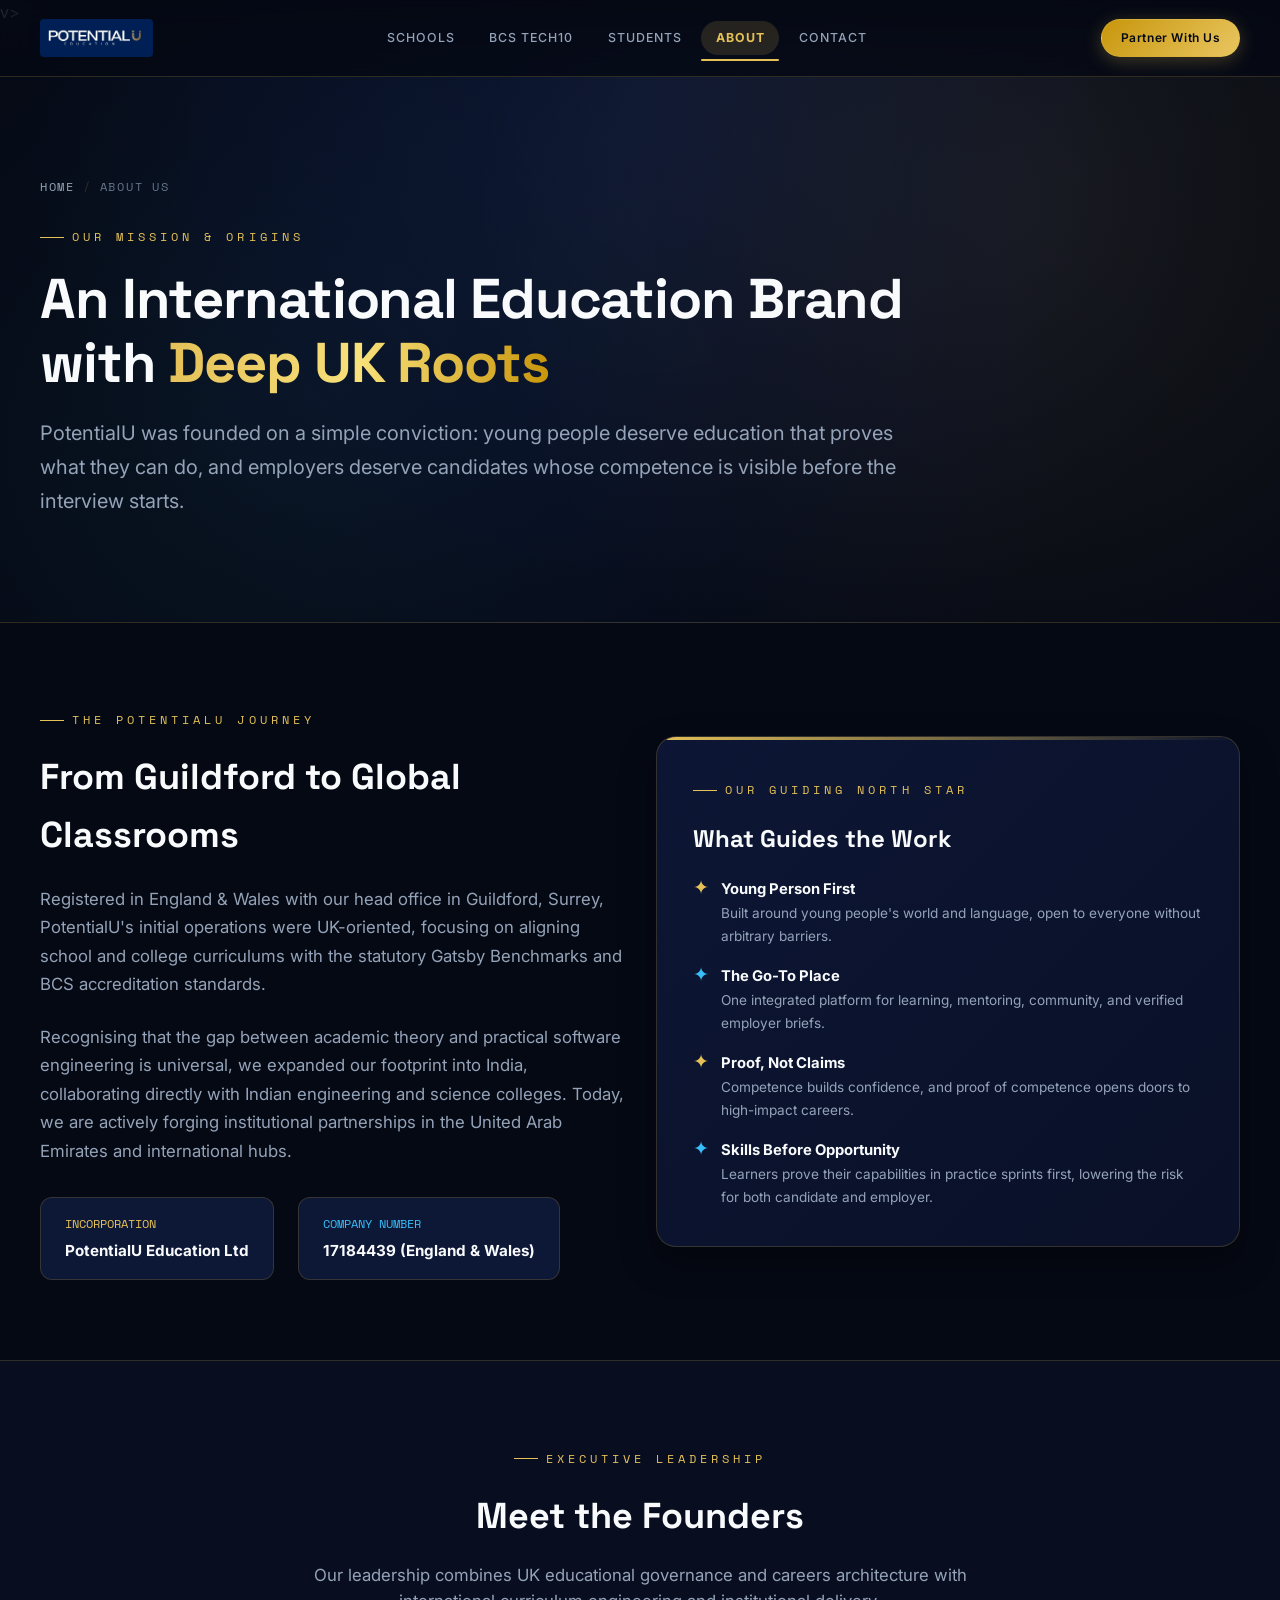
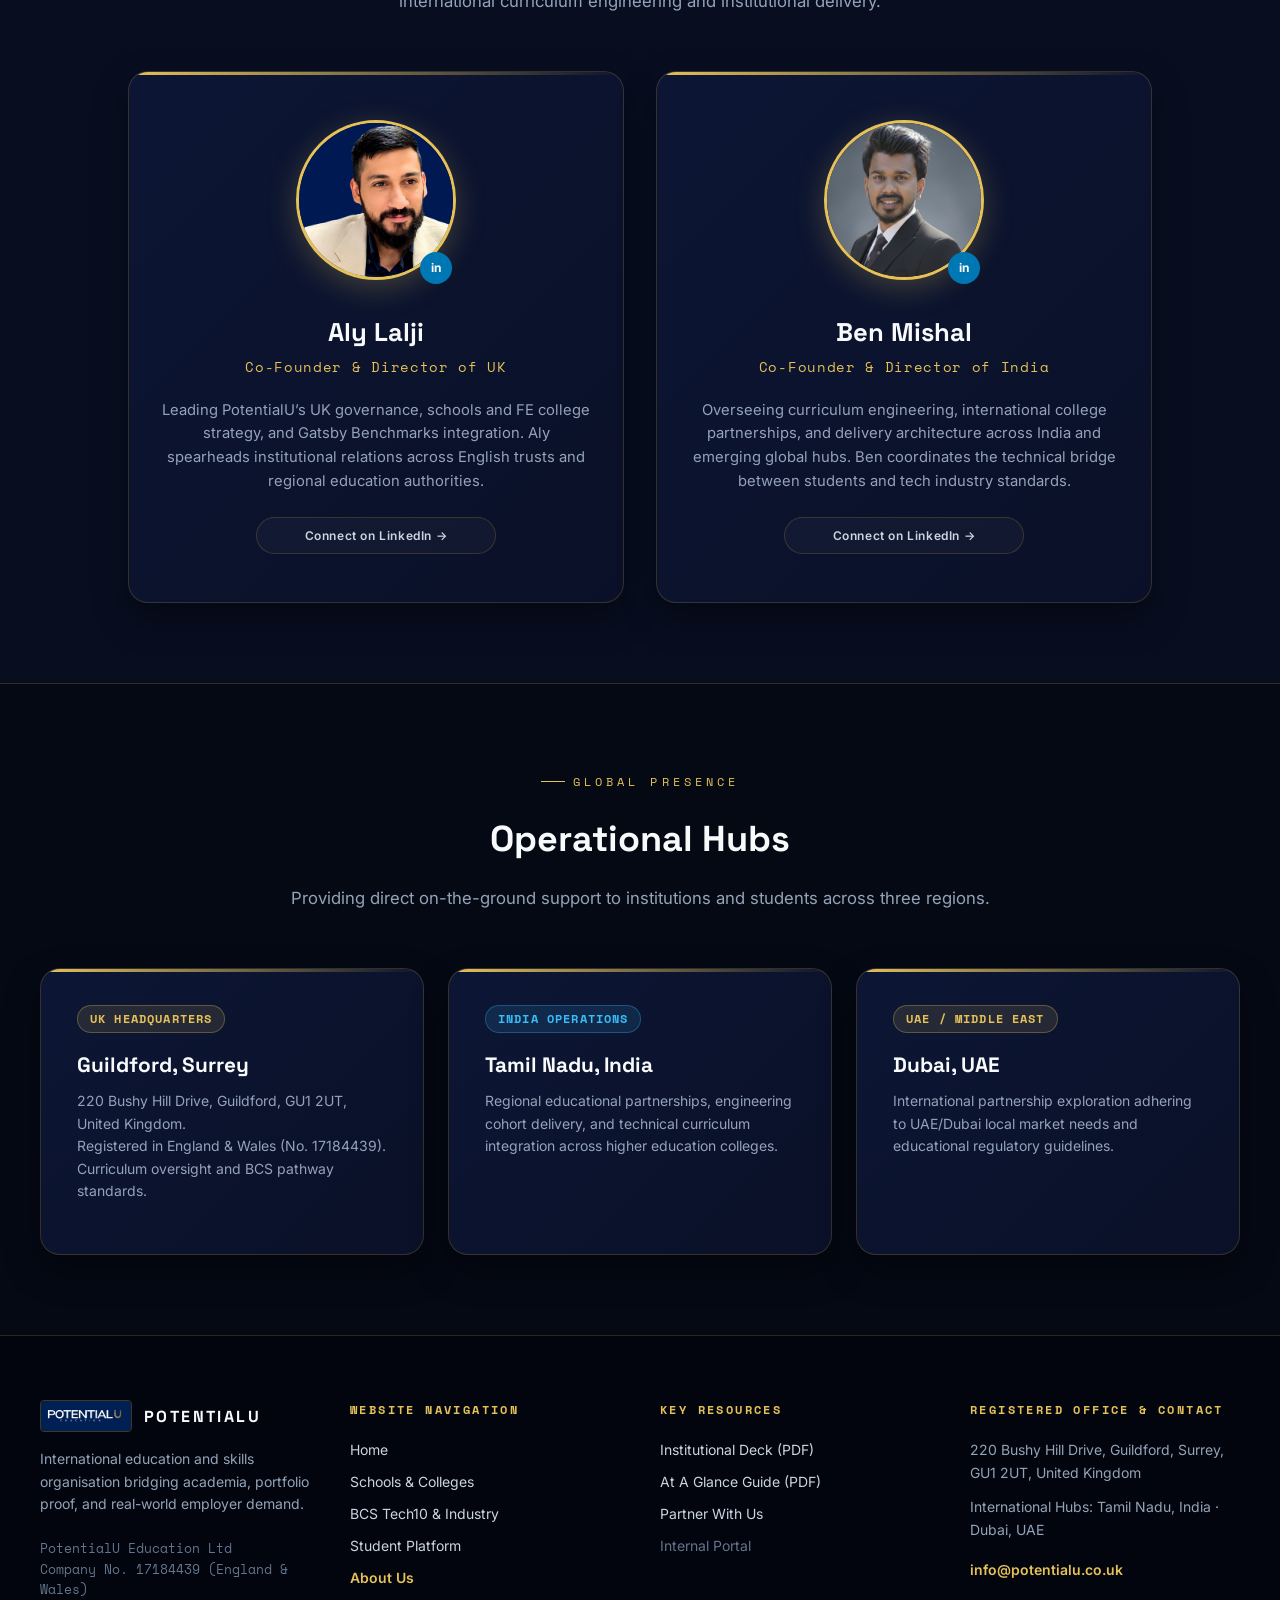
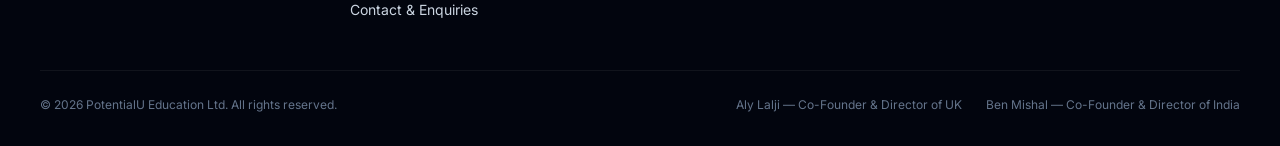
<file: about/index.html>
<!DOCTYPE html>
<html lang="en">
<head>
  <meta charset="UTF-8" />
  <meta name="viewport" content="width=device-width, initial-scale=1.0" />
  <meta name="theme-color" content="#050914" />
  <title>About Us & Leadership | PotentialU Education</title>
  <meta name="description" content="Meet the team behind PotentialU Education Ltd. Founded in the UK with operations in India and the UAE. Led by Co-Founders Aly Lalji (Director of UK) and Ben Mishal (Director of India)." />
  <meta name="keywords" content="PotentialU founders, Aly Lalji, Ben Mishal, PotentialU Education Ltd, UK edtech, India college partnerships, BCS accreditation" />
  <link rel="canonical" href="https://potentialu.co.uk/about" />

  <!-- Standard Favicons & Google Search Icon Directives (48px multi-resolution priority) -->
  <link rel="icon" type="image/png" sizes="48x48" href="/assets/favicon-48x48.png" />
  <link rel="icon" href="/favicon.ico" sizes="any" />
  <link rel="shortcut icon" href="/favicon.ico" />
  <link rel="icon" type="image/png" sizes="96x96" href="/assets/favicon-96x96.png" />
  <link rel="icon" type="image/png" sizes="192x192" href="/assets/favicon-192x192.png" />
  <link rel="icon" type="image/svg+xml" href="/assets/favicon.svg" />
  <link rel="apple-touch-icon" sizes="180x180" href="/assets/apple-touch-icon.png" />

  <!-- Open Graph -->
  <meta property="og:type" content="website" />
  <meta property="og:url" content="https://potentialu.co.uk/about" />
  <meta property="og:title" content="About Us & Leadership | PotentialU Education" />
  <meta property="og:description" content="UK roots, global impact. Meet the founders bridging academic curriculum and employer expectations." />
  <meta property="og:image" content="https://potentialu.co.uk/assets/logo.jpg" />

  <!-- Structured Data (JSON-LD) -->
  <script type="application/ld+json">
  {
    "@context": "https://schema.org",
    "@type": "EducationalOrganization",
    "name": "PotentialU Education",
    "url": "https://potentialu.co.uk/about",
    "logo": {
      "@type": "ImageObject",
      "url": "https://potentialu.co.uk/assets/logo.jpg",
      "width": 1024,
      "height": 341,
      "caption": "PotentialU Education Official Logo"
    },
    "image": "https://potentialu.co.uk/assets/logo.jpg",
    "address": {
      "@type": "PostalAddress",
      "streetAddress": "220 Bushy Hill Drive",
      "addressLocality": "Guildford",
      "addressRegion": "Surrey",
      "postalCode": "GU1 2UT",
      "addressCountry": "GB"
    },
    "founder": [
      {
        "@type": "Person",
        "name": "Aly Lalji",
        "jobTitle": "Co-Founder & Director of UK",
        "sameAs": "https://www.linkedin.com/in/aly-lalji/"
      },
      {
        "@type": "Person",
        "name": "Ben Mishal",
        "jobTitle": "Co-Founder & Director of India",
        "sameAs": "https://www.linkedin.com/in/ben-mishal-b-s-2bb928169/"
      }
    ],
    "description": "PotentialU Education Ltd is an international education brand with UK roots, working with schools, colleges, and universities across the UK, India and UAE."
  }
  </script>

  <link rel="preconnect" href="https://fonts.googleapis.com" />
  <link rel="preconnect" href="https://fonts.gstatic.com" crossorigin />
  <link href="https://fonts.googleapis.com/css2?family=Inter:wght@300;400;500;600;700;800&family=Space+Grotesk:wght@500;600;700;800&family=Space+Mono:wght@400;700&display=swap" rel="stylesheet" />
  <link rel="stylesheet" href="/assets/style.css" />
</head>
<body>

  <!-- Navigation -->
    <header id="navbar">
    <div class="nav-inner">
      <a href="/" class="nav-brand" title="PotentialU Education">
        <img src="/assets/logo.jpg" alt="PotentialU Education" class="nav-logo-img" />
      </a>

      <ul class="nav-links">
        <li><a href="/schools" class="">Schools</a></li>
        <li><a href="/bcs-tech10" class="">BCS Tech10</a></li>
        <li><a href="/students" class="">Students</a></li>
        <li><a href="/about" class="active">About</a></li>
        <li><a href="/contact" class="">Contact</a></li>
      </ul>

      <div class="nav-actions">
        <a href="/contact" class="btn btn-gold btn-sm">Partner With Us</a>
        <button id="mobile-menu-btn" class="mobile-toggle" aria-label="Toggle navigation menu">
          <span></span><span></span><span></span>
        </button>
      </div>
    </div>
  </header>

  <!-- Mobile Drawer -->
    <div id="mobile-drawer" class="mobile-drawer">
    <a href="/" class="mobile-link">Home</a>
    <a href="/schools" class="mobile-link ">Schools & Colleges</a>
    <a href="/bcs-tech10" class="mobile-link ">BCS Tech10 & Industry</a>
    <a href="/students" class="mobile-link ">Student Platform</a>
    <a href="/about" class="mobile-link active">About Us</a>
    <a href="/contact" class="mobile-link ">Contact</a>
    <div style="margin-top:1.5rem;">
      <a href="/contact" class="btn btn-gold" style="width:100%;text-align:center;">Partner With Us</a>
    </div>
  </div>v>

  <!-- Subpage Hero -->
  <header class="subpage-hero">
    <div class="container">
      <div class="subpage-hero-inner">
        <div class="breadcrumb">
          <a href="/">Home</a>
          <span class="breadcrumb-sep">/</span>
          <span>About Us</span>
        </div>
        <span class="eyebrow">Our Mission & Origins</span>
        <h1 class="subpage-title">
          An International Education Brand with <span class="text-gold-gradient">Deep UK Roots</span>
        </h1>
        <p class="subpage-desc">
          PotentialU was founded on a simple conviction: young people deserve education that proves what they can do, and employers deserve candidates whose competence is visible before the interview starts.
        </p>
      </div>
    </div>
  </header>

  <!-- Mission & Story -->
  <section class="section" style="padding:5rem 0;">
    <div class="container">
      <div class="grid-2" style="align-items:center;">
        <div>
          <span class="eyebrow">The PotentialU Journey</span>
          <h2 style="font-family:'Space Grotesk';font-size:2.25rem;font-weight:800;margin-bottom:1.25rem;">
            From Guildford to Global Classrooms
          </h2>
          <p style="color:var(--text-muted);font-size:1.05rem;line-height:1.7;margin-bottom:1.5rem;">
            Registered in England & Wales with our head office in Guildford, Surrey, PotentialU's initial operations were UK-oriented, focusing on aligning school and college curriculums with the statutory Gatsby Benchmarks and BCS accreditation standards.
          </p>
          <p style="color:var(--text-muted);font-size:1.05rem;line-height:1.7;margin-bottom:2rem;">
            Recognising that the gap between academic theory and practical software engineering is universal, we expanded our footprint into India, collaborating directly with Indian engineering and science colleges. Today, we are actively forging institutional partnerships in the United Arab Emirates and international hubs.
          </p>
          <div style="display:flex;gap:1.5rem;flex-wrap:wrap;">
            <div style="background:var(--bg-card);border:1px solid var(--gold-border);border-radius:12px;padding:1rem 1.5rem;">
              <span style="font-family:'Space Mono';font-size:0.75rem;color:var(--gold-primary);display:block;margin-bottom:0.25rem;">INCORPORATION</span>
              <strong style="color:var(--text-white);font-size:0.95rem;">PotentialU Education Ltd</strong>
            </div>
            <div style="background:var(--bg-card);border:1px solid var(--gold-border);border-radius:12px;padding:1rem 1.5rem;">
              <span style="font-family:'Space Mono';font-size:0.75rem;color:var(--status-active);display:block;margin-bottom:0.25rem;">COMPANY NUMBER</span>
              <strong style="color:var(--text-white);font-size:0.95rem;">17184439 (England & Wales)</strong>
            </div>
          </div>
        </div>

        <div class="highlight-box">
          <span class="eyebrow">Our Guiding North Star</span>
          <h3 style="font-family:'Space Grotesk';font-size:1.5rem;font-weight:700;margin-bottom:1.25rem;">What Guides the Work</h3>
          <ul style="list-style:none;padding:0;display:flex;flex-direction:column;gap:1rem;font-size:0.925rem;color:var(--text-sub);">
            <li style="display:flex;gap:0.75rem;align-items:flex-start;">
              <span style="color:var(--gold-primary);font-size:1.2rem;line-height:1;">✦</span>
              <div>
                <strong style="color:var(--text-white);display:block;">Young Person First</strong>
                <span style="color:var(--text-muted);font-size:0.85rem;">Built around young people's world and language, open to everyone without arbitrary barriers.</span>
              </div>
            </li>
            <li style="display:flex;gap:0.75rem;align-items:flex-start;">
              <span style="color:var(--status-active);font-size:1.2rem;line-height:1;">✦</span>
              <div>
                <strong style="color:var(--text-white);display:block;">The Go-To Place</strong>
                <span style="color:var(--text-muted);font-size:0.85rem;">One integrated platform for learning, mentoring, community, and verified employer briefs.</span>
              </div>
            </li>
            <li style="display:flex;gap:0.75rem;align-items:flex-start;">
              <span style="color:var(--gold-primary);font-size:1.2rem;line-height:1;">✦</span>
              <div>
                <strong style="color:var(--text-white);display:block;">Proof, Not Claims</strong>
                <span style="color:var(--text-muted);font-size:0.85rem;">Competence builds confidence, and proof of competence opens doors to high-impact careers.</span>
              </div>
            </li>
            <li style="display:flex;gap:0.75rem;align-items:flex-start;">
              <span style="color:var(--status-active);font-size:1.2rem;line-height:1;">✦</span>
              <div>
                <strong style="color:var(--text-white);display:block;">Skills Before Opportunity</strong>
                <span style="color:var(--text-muted);font-size:0.85rem;">Learners prove their capabilities in practice sprints first, lowering the risk for both candidate and employer.</span>
              </div>
            </li>
          </ul>
        </div>
      </div>
    </div>
  </section>

  <!-- Founders Leadership Section -->
  <section style="background:rgba(10,17,40,0.6);border-top:1px solid var(--gold-border);border-bottom:1px solid var(--gold-border);padding:5rem 0;">
    <div class="container">
      <div style="text-align:center;max-width:44rem;margin:0 auto 3.5rem;">
        <span class="eyebrow" style="justify-content:center;">Executive Leadership</span>
        <h2 style="font-family:'Space Grotesk';font-size:2.25rem;font-weight:800;margin-bottom:1rem;">
          Meet the Founders
        </h2>
        <p style="color:var(--text-muted);font-size:1.05rem;">
          Our leadership combines UK educational governance and careers architecture with international curriculum engineering and institutional delivery.
        </p>
      </div>

      <div class="grid-2" style="max-width:64rem;margin:0 auto;">
        <!-- Aly Lalji -->
        <div class="highlight-box" style="display:flex;flex-direction:column;align-items:center;text-align:center;padding:3rem 2rem;">
          <div style="position:relative;margin-bottom:1.5rem;">
            <img src="/assets/aly-lalji.png" alt="Aly Lalji" style="width:160px;height:160px;border-radius:50%;object-fit:cover;border:3px solid var(--gold-primary);box-shadow:0 8px 30px rgba(229,193,88,0.25);" />
            <span style="position:absolute;bottom:4px;right:4px;background:#0077b5;color:#fff;border-radius:50%;width:32px;height:32px;display:flex;align-items:center;justify-content:center;font-size:0.75rem;font-weight:bold;">in</span>
          </div>
          <h3 style="font-family:'Space Grotesk';font-size:1.6rem;font-weight:700;margin-bottom:0.25rem;">Aly Lalji</h3>
          <div style="font-family:'Space Mono';font-size:0.85rem;color:var(--gold-primary);margin-bottom:1.25rem;letter-spacing:0.05em;">
            Co-Founder & Director of UK
          </div>
          <p style="color:var(--text-muted);font-size:0.925rem;line-height:1.6;margin-bottom:1.5rem;">
            Leading PotentialU’s UK governance, schools and FE college strategy, and Gatsby Benchmarks integration. Aly spearheads institutional relations across English trusts and regional education authorities.
          </p>
          <a href="https://www.linkedin.com/in/aly-lalji/" target="_blank" rel="noopener noreferrer" class="btn btn-ghost btn-sm" style="width:100%;max-width:240px;">
            Connect on LinkedIn →
          </a>
        </div>

        <!-- Ben Mishal -->
        <div class="highlight-box" style="display:flex;flex-direction:column;align-items:center;text-align:center;padding:3rem 2rem;">
          <div style="position:relative;margin-bottom:1.5rem;">
            <img src="/assets/ben-mishal.jpg" alt="Ben Mishal" style="width:160px;height:160px;border-radius:50%;object-fit:cover;border:3px solid var(--gold-primary);box-shadow:0 8px 30px rgba(229,193,88,0.25);" />
            <span style="position:absolute;bottom:4px;right:4px;background:#0077b5;color:#fff;border-radius:50%;width:32px;height:32px;display:flex;align-items:center;justify-content:center;font-size:0.75rem;font-weight:bold;">in</span>
          </div>
          <h3 style="font-family:'Space Grotesk';font-size:1.6rem;font-weight:700;margin-bottom:0.25rem;">Ben Mishal</h3>
          <div style="font-family:'Space Mono';font-size:0.85rem;color:var(--gold-primary);margin-bottom:1.25rem;letter-spacing:0.05em;">
            Co-Founder & Director of India
          </div>
          <p style="color:var(--text-muted);font-size:0.925rem;line-height:1.6;margin-bottom:1.5rem;">
            Overseeing curriculum engineering, international college partnerships, and delivery architecture across India and emerging global hubs. Ben coordinates the technical bridge between students and tech industry standards.
          </p>
          <a href="https://www.linkedin.com/in/ben-mishal-b-s-2bb928169/" target="_blank" rel="noopener noreferrer" class="btn btn-ghost btn-sm" style="width:100%;max-width:240px;">
            Connect on LinkedIn →
          </a>
        </div>
      </div>
    </div>
  </section>

  <!-- Registered Footprint & Offices -->
  <section class="section" style="padding:5rem 0;">
    <div class="container">
      <div style="text-align:center;max-width:44rem;margin:0 auto 3.5rem;">
        <span class="eyebrow" style="justify-content:center;">Global Presence</span>
        <h2 style="font-family:'Space Grotesk';font-size:2.25rem;font-weight:800;margin-bottom:1rem;">
          Operational Hubs
        </h2>
        <p style="color:var(--text-muted);font-size:1.05rem;">
          Providing direct on-the-ground support to institutions and students across three regions.
        </p>
      </div>

      <div class="grid-3">
        <div class="highlight-box">
          <div class="badge-tag" style="margin-bottom:1rem;">UK Headquarters</div>
          <h3 style="font-family:'Space Grotesk';font-size:1.3rem;font-weight:700;margin-bottom:0.5rem;">Guildford, Surrey</h3>
          <p style="color:var(--text-muted);font-size:0.875rem;line-height:1.6;margin-bottom:1rem;">
            220 Bushy Hill Drive, Guildford, GU1 2UT, United Kingdom.<br />
            Registered in England & Wales (No. 17184439). Curriculum oversight and BCS pathway standards.
          </p>
        </div>

        <div class="highlight-box">
          <div class="badge-tag badge-tag-cyan" style="margin-bottom:1rem;">India Operations</div>
          <h3 style="font-family:'Space Grotesk';font-size:1.3rem;font-weight:700;margin-bottom:0.5rem;">Tamil Nadu, India</h3>
          <p style="color:var(--text-muted);font-size:0.875rem;line-height:1.6;margin-bottom:1rem;">
            Regional educational partnerships, engineering cohort delivery, and technical curriculum integration across higher education colleges.
          </p>
        </div>

        <div class="highlight-box">
          <div class="badge-tag" style="margin-bottom:1rem;">UAE / Middle East</div>
          <h3 style="font-family:'Space Grotesk';font-size:1.3rem;font-weight:700;margin-bottom:0.5rem;">Dubai, UAE</h3>
          <p style="color:var(--text-muted);font-size:0.875rem;line-height:1.6;margin-bottom:1rem;">
            International partnership exploration adhering to UAE/Dubai local market needs and educational regulatory guidelines.
          </p>
        </div>
      </div>
    </div>
  </section>

  <!-- Footer -->
  <footer style="background:#02050E;border-top:1px solid var(--gold-border);padding:4rem 0 2rem;">
    <div class="container">
      <div style="display:grid;grid-template-columns:repeat(auto-fit, minmax(220px, 1fr));gap:2.5rem;margin-bottom:3rem;">
        <div>
          <div style="display:flex;align-items:center;gap:0.75rem;margin-bottom:1rem;">
            <img src="/assets/logo.jpg" alt="PotentialU Logo" style="height:2rem;border-radius:4px;border:1px solid rgba(212,175,55,0.3);" />
            <span style="font-family:'Space Grotesk';font-weight:700;letter-spacing:0.15em;text-transform:uppercase;">PotentialU</span>
          </div>
          <p style="font-size:0.875rem;color:var(--text-muted);line-height:1.6;margin-bottom:1.5rem;">
            International education and skills organisation bridging academia, portfolio proof, and real-world employer demand.
          </p>
          <div style="font-size:0.8rem;color:var(--text-dim);font-family:'Space Mono';">
            PotentialU Education Ltd<br />
            Company No. 17184439 (England & Wales)
          </div>
        </div>

        <div>
          <h4 style="font-family:'Space Mono';font-size:0.75rem;text-transform:uppercase;letter-spacing:0.2em;color:var(--gold-primary);margin-bottom:1.25rem;">Website Navigation</h4>
          <ul style="list-style:none;padding:0;display:flex;flex-direction:column;gap:0.6rem;font-size:0.875rem;">
            <li><a href="/" style="color:var(--text-sub);text-decoration:none;">Home</a></li>
            <li><a href="/schools" style="color:var(--text-sub);text-decoration:none;">Schools & Colleges</a></li>
            <li><a href="/bcs-tech10" style="color:var(--text-sub);text-decoration:none;">BCS Tech10 & Industry</a></li>
            <li><a href="/students" style="color:var(--text-sub);text-decoration:none;">Student Platform</a></li>
            <li><a href="/about" style="color:var(--gold-primary);text-decoration:none;font-weight:600;">About Us</a></li>
            <li><a href="/contact" style="color:var(--text-sub);text-decoration:none;">Contact & Enquiries</a></li>
          </ul>
        </div>

        <div>
          <h4 style="font-family:'Space Mono';font-size:0.75rem;text-transform:uppercase;letter-spacing:0.2em;color:var(--gold-primary);margin-bottom:1.25rem;">Key Resources</h4>
          <ul style="list-style:none;padding:0;display:flex;flex-direction:column;gap:0.6rem;font-size:0.875rem;">
            <li><a href="/assets/PotentialU-Institutional-Partnership-Overview.pdf" download style="color:var(--text-sub);text-decoration:none;">Institutional Deck (PDF)</a></li>
            <li><a href="/assets/PotentialU-At-A-Glance.pdf" download style="color:var(--text-sub);text-decoration:none;">At A Glance Guide (PDF)</a></li>
            <li><a href="/contact" style="color:var(--text-sub);text-decoration:none;">Partner With Us</a></li>
            <li><a href="/admin.html" style="color:var(--text-dim);text-decoration:none;">Internal Portal</a></li>
          </ul>
        </div>

        <div>
          <h4 style="font-family:'Space Mono';font-size:0.75rem;text-transform:uppercase;letter-spacing:0.2em;color:var(--gold-primary);margin-bottom:1.25rem;">Registered Office & Contact</h4>
          <p style="font-size:0.875rem;color:var(--text-muted);line-height:1.6;margin-bottom:0.75rem;">
            220 Bushy Hill Drive, Guildford, Surrey, GU1 2UT, United Kingdom
          </p>
          <p style="font-size:0.875rem;color:var(--text-muted);line-height:1.6;margin-bottom:1rem;">
            International Hubs: Tamil Nadu, India · Dubai, UAE
          </p>
          <a href="mailto:info@potentialu.co.uk" style="color:var(--gold-primary);font-size:0.875rem;text-decoration:none;font-weight:600;">info@potentialu.co.uk</a>
        </div>
      </div>

      <div style="border-top:1px solid rgba(255,255,255,0.06);padding-top:1.5rem;display:flex;justify-content:space-between;align-items:center;flex-wrap:wrap;gap:1rem;font-size:0.75rem;color:var(--text-dim);">
        <div>&copy; 2026 PotentialU Education Ltd. All rights reserved.</div>
        <div style="display:flex;gap:1.5rem;">
          <span>Aly Lalji — Co-Founder & Director of UK</span>
          <span>Ben Mishal — Co-Founder & Director of India</span>
        </div>
      </div>
    </div>
  </footer>

  <script>
    // Mobile Drawer Toggle
    const menuBtn = document.getElementById('mobile-menu-btn');
    const drawer = document.getElementById('mobile-drawer');
    if (menuBtn && drawer) {
      menuBtn.addEventListener('click', () => {
        drawer.classList.toggle('open');
      });
    }
  </script>

  <script>
    // Header Glassmorphism Scroll Effect
    window.addEventListener('scroll', () => {
      const nav = document.getElementById('navbar');
      if (nav) {
        if (window.scrollY > 20) {
          nav.classList.add('scrolled');
        } else {
          nav.classList.remove('scrolled');
        }
      }
    }, { passive: true });

    // Animated Mobile Toggle
    const menuBtn = document.getElementById('mobile-menu-btn');
    const drawer = document.getElementById('mobile-drawer');
    if (menuBtn && drawer) {
      menuBtn.addEventListener('click', () => {
        menuBtn.classList.toggle('active');
        drawer.classList.toggle('open');
      });
    }

    // Snappy Scroll-Reveal Observer
    if ('IntersectionObserver' in window) {
      const observer = new IntersectionObserver((entries) => {
        entries.forEach(entry => {
          if (entry.isIntersecting) {
            entry.target.classList.add('active');
            observer.unobserve(entry.target);
          }
        });
      }, { threshold: 0.1, rootMargin: '0px 0px -40px 0px' });

      document.querySelectorAll('.pillar-card, .step-card, .region-card, .highlight-box, .competency-card, .founder-card, .section-header').forEach(el => {
        el.classList.add('reveal');
        observer.observe(el);
      });
    }
  </script>

</body>
</html>
</file>
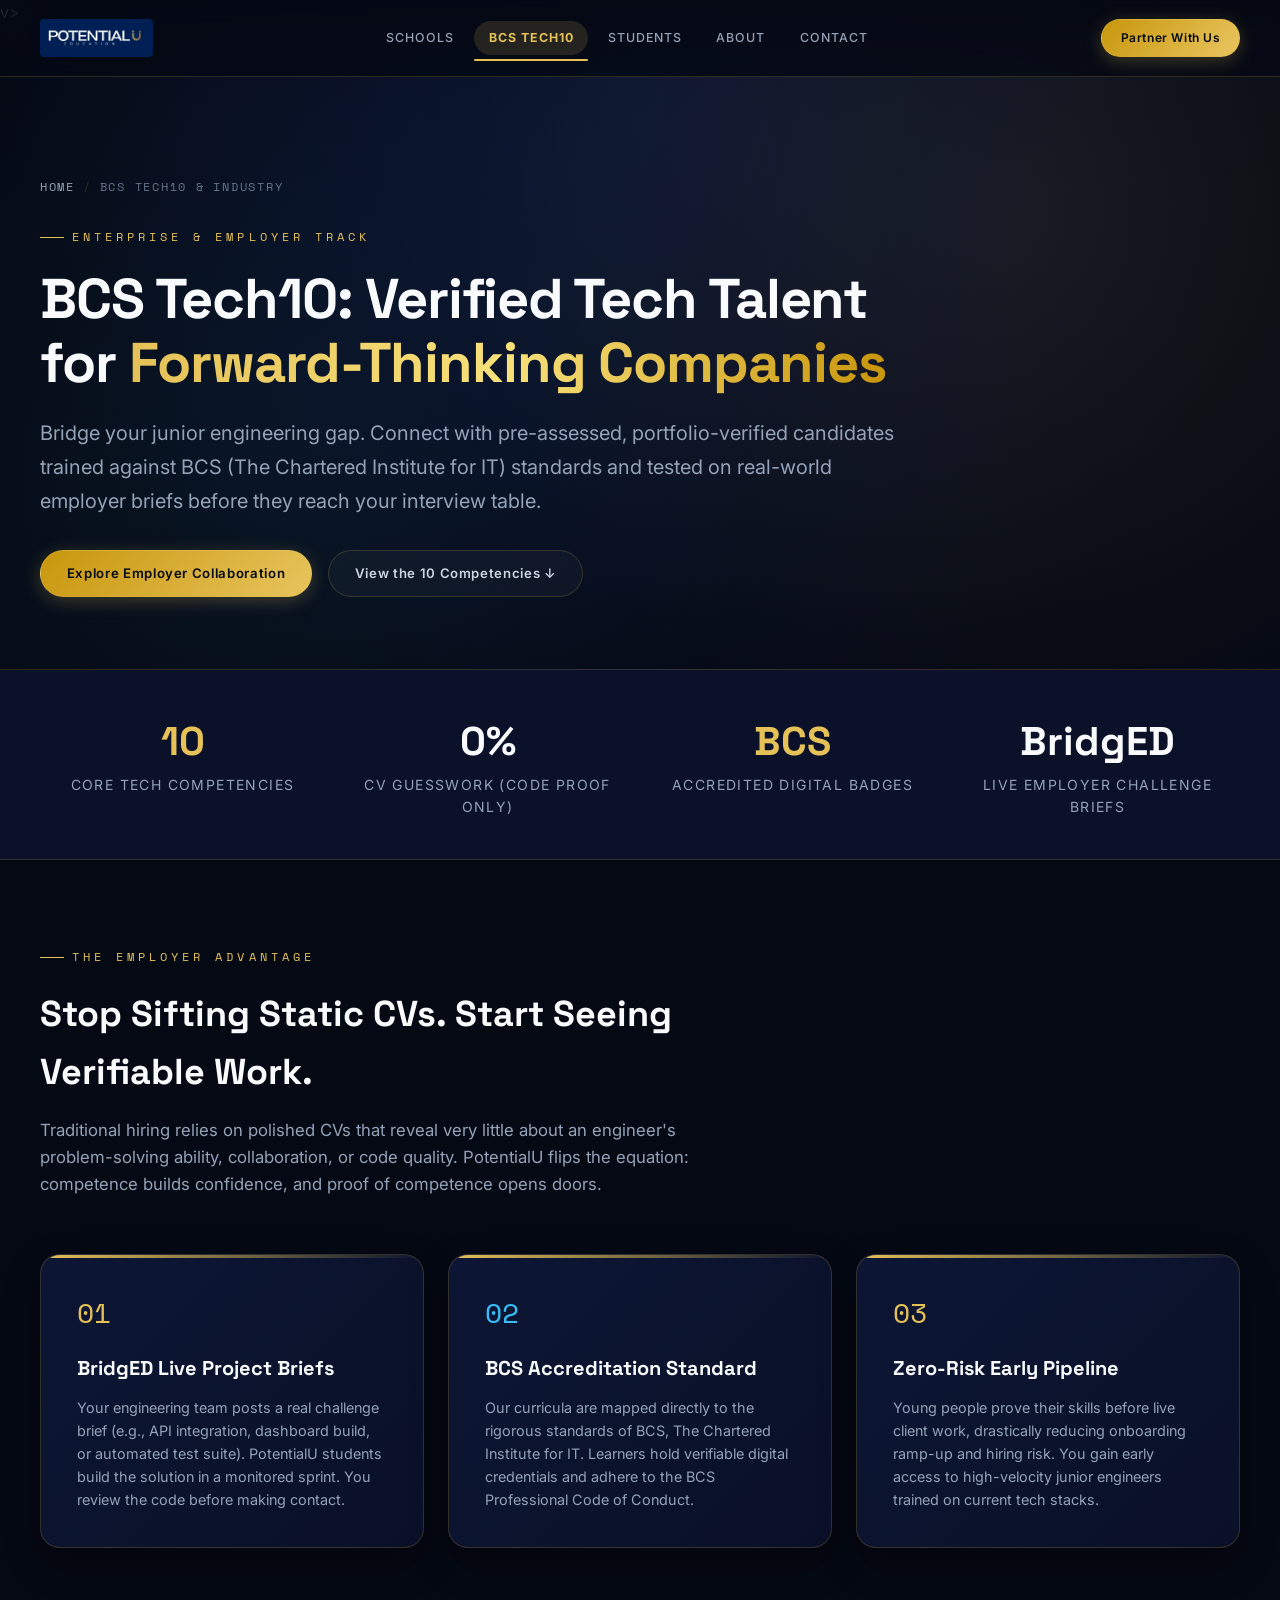
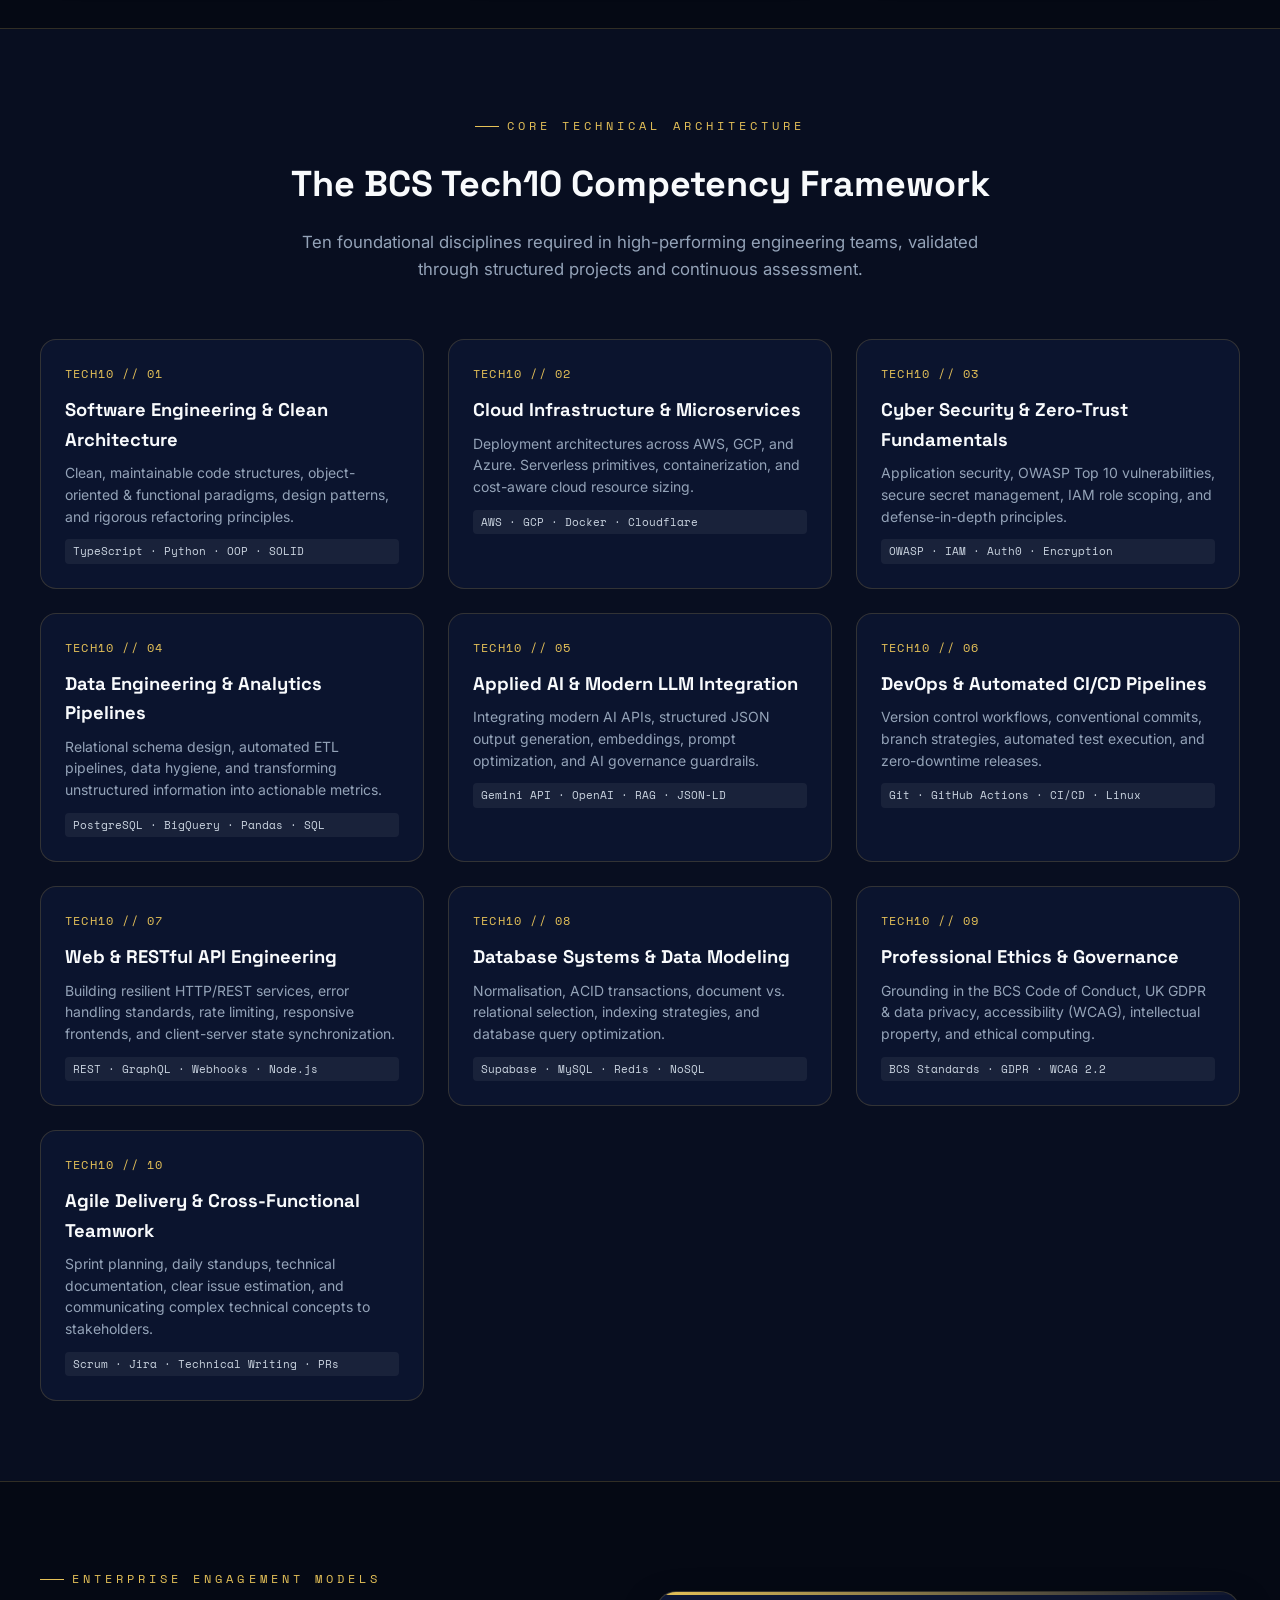
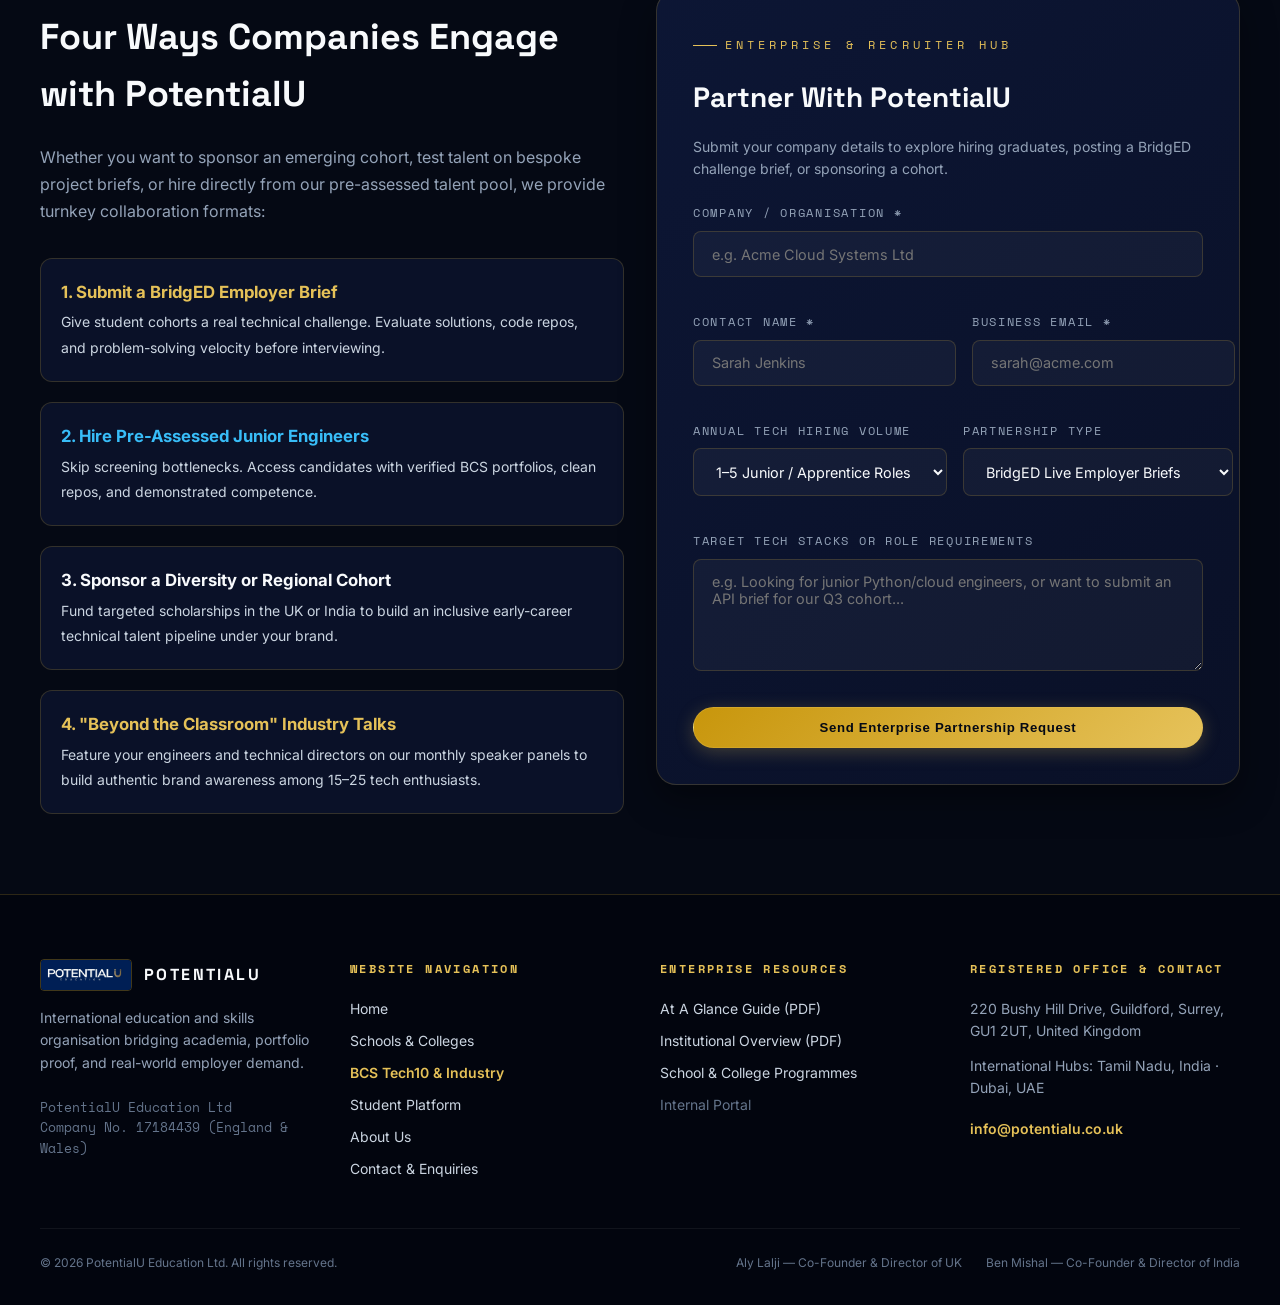
<file: bcs-tech10/index.html>
<!DOCTYPE html>
<html lang="en">
<head>
  <meta charset="UTF-8" />
  <meta name="viewport" content="width=device-width, initial-scale=1.0" />
  <meta name="theme-color" content="#050914" />
  <title>BCS Tech10 for Industry & Companies | PotentialU Education</title>
  <meta name="description" content="Connect with pre-assessed, portfolio-proven junior tech talent trained to BCS standards. Partner with PotentialU on BridgED employer briefs, talent pipelines, and corporate sponsorship." />
  <meta name="keywords" content="BCS Tech10, BCS The Chartered Institute for IT, tech talent pipeline, junior software engineers, BridgED employer briefs, tech hiring UK, graduate tech recruitment, digital skills" />
  <link rel="canonical" href="https://potentialu.co.uk/bcs-tech10" />

  <!-- Standard Favicons & Google Search Icon Directives (48px multi-resolution priority) -->
  <link rel="icon" type="image/png" sizes="48x48" href="/assets/favicon-48x48.png" />
  <link rel="icon" href="/favicon.ico" sizes="any" />
  <link rel="shortcut icon" href="/favicon.ico" />
  <link rel="icon" type="image/png" sizes="96x96" href="/assets/favicon-96x96.png" />
  <link rel="icon" type="image/png" sizes="192x192" href="/assets/favicon-192x192.png" />
  <link rel="icon" type="image/svg+xml" href="/assets/favicon.svg" />
  <link rel="apple-touch-icon" sizes="180x180" href="/assets/apple-touch-icon.png" />

  <!-- Open Graph -->
  <meta property="og:type" content="website" />
  <meta property="og:url" content="https://potentialu.co.uk/bcs-tech10" />
  <meta property="og:title" content="BCS Tech10 for Industry & Companies | PotentialU Education" />
  <meta property="og:description" content="Verified junior tech talent trained to BCS standards, proven on live employer briefs." />
  <meta property="og:image" content="https://potentialu.co.uk/assets/logo.jpg" />

  <!-- Structured Data (JSON-LD) -->
  <script type="application/ld+json">
  {
    "@context": "https://schema.org",
    "@type": "WebPage",
    "name": "BCS Tech10 for Industry & Companies | PotentialU Education",
    "url": "https://potentialu.co.uk/bcs-tech10",
    "description": "BCS Tech10 enterprise partnership framework for companies and employers seeking pre-assessed, portfolio-proven technical talent.",
    "breadcrumb": {
      "@type": "BreadcrumbList",
      "itemListElement": [
        { "@type": "ListItem", "position": 1, "name": "Home", "item": "https://potentialu.co.uk/" },
        { "@type": "ListItem", "position": 2, "name": "BCS Tech10 & Industry", "item": "https://potentialu.co.uk/bcs-tech10" }
      ]
    }
  }
  </script>

  <link rel="preconnect" href="https://fonts.googleapis.com" />
  <link rel="preconnect" href="https://fonts.gstatic.com" crossorigin />
  <link href="https://fonts.googleapis.com/css2?family=Inter:wght@300;400;500;600;700;800&family=Space+Grotesk:wght@500;600;700;800&family=Space+Mono:wght@400;700&display=swap" rel="stylesheet" />
  <link rel="stylesheet" href="/assets/style.css" />
</head>
<body>

  <!-- Navigation -->
    <header id="navbar">
    <div class="nav-inner">
      <a href="/" class="nav-brand" title="PotentialU Education">
        <img src="/assets/logo.jpg" alt="PotentialU Education" class="nav-logo-img" />
      </a>

      <ul class="nav-links">
        <li><a href="/schools" class="">Schools</a></li>
        <li><a href="/bcs-tech10" class="active">BCS Tech10</a></li>
        <li><a href="/students" class="">Students</a></li>
        <li><a href="/about" class="">About</a></li>
        <li><a href="/contact" class="">Contact</a></li>
      </ul>

      <div class="nav-actions">
        <a href="/contact" class="btn btn-gold btn-sm">Partner With Us</a>
        <button id="mobile-menu-btn" class="mobile-toggle" aria-label="Toggle navigation menu">
          <span></span><span></span><span></span>
        </button>
      </div>
    </div>
  </header>

  <!-- Mobile Drawer -->
    <div id="mobile-drawer" class="mobile-drawer">
    <a href="/" class="mobile-link">Home</a>
    <a href="/schools" class="mobile-link ">Schools & Colleges</a>
    <a href="/bcs-tech10" class="mobile-link active">BCS Tech10 & Industry</a>
    <a href="/students" class="mobile-link ">Student Platform</a>
    <a href="/about" class="mobile-link ">About Us</a>
    <a href="/contact" class="mobile-link ">Contact</a>
    <div style="margin-top:1.5rem;">
      <a href="/contact" class="btn btn-gold" style="width:100%;text-align:center;">Partner With Us</a>
    </div>
  </div>v>

  <!-- Subpage Hero -->
  <header class="subpage-hero">
    <div class="container">
      <div class="subpage-hero-inner">
        <div class="breadcrumb">
          <a href="/">Home</a>
          <span class="breadcrumb-sep">/</span>
          <span>BCS Tech10 & Industry</span>
        </div>
        <span class="eyebrow">Enterprise & Employer Track</span>
        <h1 class="subpage-title">
          BCS Tech10: Verified Tech Talent for <span class="text-gold-gradient">Forward-Thinking Companies</span>
        </h1>
        <p class="subpage-desc">
          Bridge your junior engineering gap. Connect with pre-assessed, portfolio-verified candidates trained against BCS (The Chartered Institute for IT) standards and tested on real-world employer briefs before they reach your interview table.
        </p>
        <div style="display:flex;flex-wrap:wrap;gap:1rem;">
          <a href="#company-form" class="btn btn-gold">Explore Employer Collaboration</a>
          <a href="#tech10-matrix" class="btn btn-ghost">View the 10 Competencies ↓</a>
        </div>
      </div>
    </div>
  </header>

  <!-- Value Metrics Bar -->
  <section style="background:var(--bg-mid);border-bottom:1px solid var(--gold-border);padding:2.5rem 0;">
    <div class="container">
      <div class="grid-4" style="text-align:center;">
        <div>
          <div style="font-family:'Space Grotesk';font-size:2.5rem;font-weight:800;color:var(--gold-primary);">10</div>
          <div style="font-size:0.875rem;color:var(--text-muted);text-transform:uppercase;letter-spacing:0.1em;">Core Tech Competencies</div>
        </div>
        <div>
          <div style="font-family:'Space Grotesk';font-size:2.5rem;font-weight:800;color:var(--text-white);">0%</div>
          <div style="font-size:0.875rem;color:var(--text-muted);text-transform:uppercase;letter-spacing:0.1em;">CV Guesswork (Code Proof Only)</div>
        </div>
        <div>
          <div style="font-family:'Space Grotesk';font-size:2.5rem;font-weight:800;color:var(--gold-primary);">BCS</div>
          <div style="font-size:0.875rem;color:var(--text-muted);text-transform:uppercase;letter-spacing:0.1em;">Accredited Digital Badges</div>
        </div>
        <div>
          <div style="font-family:'Space Grotesk';font-size:2.5rem;font-weight:800;color:var(--text-white);">BridgED</div>
          <div style="font-size:0.875rem;color:var(--text-muted);text-transform:uppercase;letter-spacing:0.1em;">Live Employer Challenge Briefs</div>
        </div>
      </div>
    </div>
  </section>

  <!-- Why BCS Tech10 for Employers -->
  <section class="section" style="padding:5rem 0;">
    <div class="container">
      <div style="max-width:44rem;margin-bottom:3.5rem;">
        <span class="eyebrow">The Employer Advantage</span>
        <h2 style="font-family:'Space Grotesk';font-size:2.25rem;font-weight:800;margin-bottom:1rem;">
          Stop Sifting Static CVs. Start Seeing Verifiable Work.
        </h2>
        <p style="color:var(--text-muted);font-size:1.05rem;">
          Traditional hiring relies on polished CVs that reveal very little about an engineer's problem-solving ability, collaboration, or code quality. PotentialU flips the equation: competence builds confidence, and proof of competence opens doors.
        </p>
      </div>

      <div class="grid-3">
        <div class="highlight-box">
          <div style="font-family:'Space Mono';font-size:1.75rem;color:var(--gold-primary);margin-bottom:1rem;">01</div>
          <h3 style="font-family:'Space Grotesk';font-size:1.25rem;font-weight:700;margin-bottom:0.75rem;">BridgED Live Project Briefs</h3>
          <p style="color:var(--text-muted);font-size:0.9rem;line-height:1.6;">
            Your engineering team posts a real challenge brief (e.g., API integration, dashboard build, or automated test suite). PotentialU students build the solution in a monitored sprint. You review the code before making contact.
          </p>
        </div>

        <div class="highlight-box">
          <div style="font-family:'Space Mono';font-size:1.75rem;color:var(--status-active);margin-bottom:1rem;">02</div>
          <h3 style="font-family:'Space Grotesk';font-size:1.25rem;font-weight:700;margin-bottom:0.75rem;">BCS Accreditation Standard</h3>
          <p style="color:var(--text-muted);font-size:0.9rem;line-height:1.6;">
            Our curricula are mapped directly to the rigorous standards of BCS, The Chartered Institute for IT. Learners hold verifiable digital credentials and adhere to the BCS Professional Code of Conduct.
          </p>
        </div>

        <div class="highlight-box">
          <div style="font-family:'Space Mono';font-size:1.75rem;color:var(--gold-primary);margin-bottom:1rem;">03</div>
          <h3 style="font-family:'Space Grotesk';font-size:1.25rem;font-weight:700;margin-bottom:0.75rem;">Zero-Risk Early Pipeline</h3>
          <p style="color:var(--text-muted);font-size:0.9rem;line-height:1.6;">
            Young people prove their skills before live client work, drastically reducing onboarding ramp-up and hiring risk. You gain early access to high-velocity junior engineers trained on current tech stacks.
          </p>
        </div>
      </div>
    </div>
  </section>

  <!-- The 10 Competencies Matrix -->
  <section id="tech10-matrix" style="background:rgba(10,17,40,0.6);border-top:1px solid var(--gold-border);border-bottom:1px solid var(--gold-border);padding:5rem 0;">
    <div class="container">
      <div style="text-align:center;max-width:44rem;margin:0 auto 3.5rem;">
        <span class="eyebrow" style="justify-content:center;">Core Technical Architecture</span>
        <h2 style="font-family:'Space Grotesk';font-size:2.25rem;font-weight:800;margin-bottom:1rem;">
          The BCS Tech10 Competency Framework
        </h2>
        <p style="color:var(--text-muted);font-size:1.05rem;">
          Ten foundational disciplines required in high-performing engineering teams, validated through structured projects and continuous assessment.
        </p>
      </div>

      <div class="grid-3">
        <!-- 1 -->
        <div class="competency-card">
          <span class="competency-num">TECH10 // 01</span>
          <h3 class="competency-title">Software Engineering & Clean Architecture</h3>
          <p class="competency-desc">Clean, maintainable code structures, object-oriented & functional paradigms, design patterns, and rigorous refactoring principles.</p>
          <span class="framework-badge">TypeScript · Python · OOP · SOLID</span>
        </div>

        <!-- 2 -->
        <div class="competency-card">
          <span class="competency-num">TECH10 // 02</span>
          <h3 class="competency-title">Cloud Infrastructure & Microservices</h3>
          <p class="competency-desc">Deployment architectures across AWS, GCP, and Azure. Serverless primitives, containerization, and cost-aware cloud resource sizing.</p>
          <span class="framework-badge">AWS · GCP · Docker · Cloudflare</span>
        </div>

        <!-- 3 -->
        <div class="competency-card">
          <span class="competency-num">TECH10 // 03</span>
          <h3 class="competency-title">Cyber Security & Zero-Trust Fundamentals</h3>
          <p class="competency-desc">Application security, OWASP Top 10 vulnerabilities, secure secret management, IAM role scoping, and defense-in-depth principles.</p>
          <span class="framework-badge">OWASP · IAM · Auth0 · Encryption</span>
        </div>

        <!-- 4 -->
        <div class="competency-card">
          <span class="competency-num">TECH10 // 04</span>
          <h3 class="competency-title">Data Engineering & Analytics Pipelines</h3>
          <p class="competency-desc">Relational schema design, automated ETL pipelines, data hygiene, and transforming unstructured information into actionable metrics.</p>
          <span class="framework-badge">PostgreSQL · BigQuery · Pandas · SQL</span>
        </div>

        <!-- 5 -->
        <div class="competency-card">
          <span class="competency-num">TECH10 // 05</span>
          <h3 class="competency-title">Applied AI & Modern LLM Integration</h3>
          <p class="competency-desc">Integrating modern AI APIs, structured JSON output generation, embeddings, prompt optimization, and AI governance guardrails.</p>
          <span class="framework-badge">Gemini API · OpenAI · RAG · JSON-LD</span>
        </div>

        <!-- 6 -->
        <div class="competency-card">
          <span class="competency-num">TECH10 // 06</span>
          <h3 class="competency-title">DevOps & Automated CI/CD Pipelines</h3>
          <p class="competency-desc">Version control workflows, conventional commits, branch strategies, automated test execution, and zero-downtime releases.</p>
          <span class="framework-badge">Git · GitHub Actions · CI/CD · Linux</span>
        </div>

        <!-- 7 -->
        <div class="competency-card">
          <span class="competency-num">TECH10 // 07</span>
          <h3 class="competency-title">Web & RESTful API Engineering</h3>
          <p class="competency-desc">Building resilient HTTP/REST services, error handling standards, rate limiting, responsive frontends, and client-server state synchronization.</p>
          <span class="framework-badge">REST · GraphQL · Webhooks · Node.js</span>
        </div>

        <!-- 8 -->
        <div class="competency-card">
          <span class="competency-num">TECH10 // 08</span>
          <h3 class="competency-title">Database Systems & Data Modeling</h3>
          <p class="competency-desc">Normalisation, ACID transactions, document vs. relational selection, indexing strategies, and database query optimization.</p>
          <span class="framework-badge">Supabase · MySQL · Redis · NoSQL</span>
        </div>

        <!-- 9 -->
        <div class="competency-card">
          <span class="competency-num">TECH10 // 09</span>
          <h3 class="competency-title">Professional Ethics & Governance</h3>
          <p class="competency-desc">Grounding in the BCS Code of Conduct, UK GDPR & data privacy, accessibility (WCAG), intellectual property, and ethical computing.</p>
          <span class="framework-badge">BCS Standards · GDPR · WCAG 2.2</span>
        </div>

        <!-- 10 -->
        <div class="competency-card">
          <span class="competency-num">TECH10 // 10</span>
          <h3 class="competency-title">Agile Delivery & Cross-Functional Teamwork</h3>
          <p class="competency-desc">Sprint planning, daily standups, technical documentation, clear issue estimation, and communicating complex technical concepts to stakeholders.</p>
          <span class="framework-badge">Scrum · Jira · Technical Writing · PRs</span>
        </div>
      </div>
    </div>
  </section>

  <!-- How Companies Partner with Us -->
  <section class="section" style="padding:5rem 0;">
    <div class="container">
      <div class="grid-2" style="align-items:center;">
        <div>
          <span class="eyebrow">Enterprise Engagement Models</span>
          <h2 style="font-family:'Space Grotesk';font-size:2.25rem;font-weight:800;margin-bottom:1.25rem;">
            Four Ways Companies Engage with PotentialU
          </h2>
          <p style="color:var(--text-muted);line-height:1.7;margin-bottom:2rem;">
            Whether you want to sponsor an emerging cohort, test talent on bespoke project briefs, or hire directly from our pre-assessed talent pool, we provide turnkey collaboration formats:
          </p>

          <div style="display:flex;flex-direction:column;gap:1.25rem;">
            <div style="background:var(--bg-mid);border:1px solid var(--gold-border);border-radius:12px;padding:1.25rem;">
              <strong style="color:var(--gold-primary);font-size:1.05rem;display:block;margin-bottom:0.25rem;">1. Submit a BridgED Employer Brief</strong>
              <span style="font-size:0.875rem;color:var(--text-sub);">Give student cohorts a real technical challenge. Evaluate solutions, code repos, and problem-solving velocity before interviewing.</span>
            </div>

            <div style="background:var(--bg-mid);border:1px solid var(--gold-border);border-radius:12px;padding:1.25rem;">
              <strong style="color:var(--status-active);font-size:1.05rem;display:block;margin-bottom:0.25rem;">2. Hire Pre-Assessed Junior Engineers</strong>
              <span style="font-size:0.875rem;color:var(--text-sub);">Skip screening bottlenecks. Access candidates with verified BCS portfolios, clean repos, and demonstrated competence.</span>
            </div>

            <div style="background:var(--bg-mid);border:1px solid var(--gold-border);border-radius:12px;padding:1.25rem;">
              <strong style="color:var(--text-white);font-size:1.05rem;display:block;margin-bottom:0.25rem;">3. Sponsor a Diversity or Regional Cohort</strong>
              <span style="font-size:0.875rem;color:var(--text-sub);">Fund targeted scholarships in the UK or India to build an inclusive early-career technical talent pipeline under your brand.</span>
            </div>

            <div style="background:var(--bg-mid);border:1px solid var(--gold-border);border-radius:12px;padding:1.25rem;">
              <strong style="color:var(--gold-primary);font-size:1.05rem;display:block;margin-bottom:0.25rem;">4. "Beyond the Classroom" Industry Talks</strong>
              <span style="font-size:0.875rem;color:var(--text-sub);">Feature your engineers and technical directors on our monthly speaker panels to build authentic brand awareness among 15–25 tech enthusiasts.</span>
            </div>
          </div>
        </div>

        <!-- Corporate Partnership Form -->
        <div id="company-form" class="highlight-box">
          <span class="eyebrow">Enterprise & Recruiter Hub</span>
          <h3 style="font-family:'Space Grotesk';font-size:1.75rem;font-weight:700;margin-bottom:1rem;">Partner With PotentialU</h3>
          <p style="color:var(--text-muted);font-size:0.875rem;margin-bottom:1.5rem;">
            Submit your company details to explore hiring graduates, posting a BridgED challenge brief, or sponsoring a cohort.
          </p>

          <form id="companyForm" style="display:flex;flex-direction:column;gap:1rem;">
            <div class="form-group">
              <label class="form-label" for="companyName">Company / Organisation *</label>
              <input type="text" id="companyName" required class="form-input" placeholder="e.g. Acme Cloud Systems Ltd" />
            </div>

            <div class="form-row" style="display:grid;grid-template-columns:1fr 1fr;gap:1rem;">
              <div class="form-group">
                <label class="form-label" for="corpContact">Contact Name *</label>
                <input type="text" id="corpContact" required class="form-input" placeholder="Sarah Jenkins" />
              </div>
              <div class="form-group">
                <label class="form-label" for="corpEmail">Business Email *</label>
                <input type="email" id="corpEmail" required class="form-input" placeholder="sarah@acme.com" />
              </div>
            </div>

            <div class="form-row" style="display:grid;grid-template-columns:1fr 1fr;gap:1rem;">
              <div class="form-group">
                <label class="form-label" for="hiringVolume">Annual Tech Hiring Volume</label>
                <select id="hiringVolume" class="form-select">
                  <option value="1-5 Junior Roles">1–5 Junior / Apprentice Roles</option>
                  <option value="6-15 Roles">6–15 Engineering Roles</option>
                  <option value="16+ Roles">16+ Roles / Enterprise Scale</option>
                  <option value="Exploring Briefs Only">Exploring Project Briefs Only</option>
                </select>
              </div>
              <div class="form-group">
                <label class="form-label" for="engagementTrack">Partnership Type</label>
                <select id="engagementTrack" class="form-select">
                  <option value="BridgED Employer Briefs">BridgED Live Employer Briefs</option>
                  <option value="Direct Junior Talent Hiring">Direct Junior Talent Hiring</option>
                  <option value="Cohort Corporate Sponsorship">Cohort Corporate Sponsorship</option>
                  <option value="Guest Speaking & Mentoring">Guest Speaking & Mentorship</option>
                </select>
              </div>
            </div>

            <div class="form-group">
              <label class="form-label" for="corpNotes">Target Tech Stacks or Role Requirements</label>
              <textarea id="corpNotes" rows="3" class="form-textarea" placeholder="e.g. Looking for junior Python/cloud engineers, or want to submit an API brief for our Q3 cohort..."></textarea>
            </div>

            <button type="submit" id="submitCorpBtn" class="btn btn-gold" style="width:100%;">
              Send Enterprise Partnership Request
            </button>
            <div id="corpFormFeedback" style="display:none;padding:1rem;border-radius:8px;text-align:center;font-size:0.875rem;"></div>
          </form>
        </div>
      </div>
    </div>
  </section>

  <!-- Footer -->
  <footer style="background:#02050E;border-top:1px solid var(--gold-border);padding:4rem 0 2rem;">
    <div class="container">
      <div style="display:grid;grid-template-columns:repeat(auto-fit, minmax(220px, 1fr));gap:2.5rem;margin-bottom:3rem;">
        <div>
          <div style="display:flex;align-items:center;gap:0.75rem;margin-bottom:1rem;">
            <img src="/assets/logo.jpg" alt="PotentialU Logo" style="height:2rem;border-radius:4px;border:1px solid rgba(212,175,55,0.3);" />
            <span style="font-family:'Space Grotesk';font-weight:700;letter-spacing:0.15em;text-transform:uppercase;">PotentialU</span>
          </div>
          <p style="font-size:0.875rem;color:var(--text-muted);line-height:1.6;margin-bottom:1.5rem;">
            International education and skills organisation bridging academia, portfolio proof, and real-world employer demand.
          </p>
          <div style="font-size:0.8rem;color:var(--text-dim);font-family:'Space Mono';">
            PotentialU Education Ltd<br />
            Company No. 17184439 (England & Wales)
          </div>
        </div>

        <div>
          <h4 style="font-family:'Space Mono';font-size:0.75rem;text-transform:uppercase;letter-spacing:0.2em;color:var(--gold-primary);margin-bottom:1.25rem;">Website Navigation</h4>
          <ul style="list-style:none;padding:0;display:flex;flex-direction:column;gap:0.6rem;font-size:0.875rem;">
            <li><a href="/" style="color:var(--text-sub);text-decoration:none;">Home</a></li>
            <li><a href="/schools" style="color:var(--text-sub);text-decoration:none;">Schools & Colleges</a></li>
            <li><a href="/bcs-tech10" style="color:var(--gold-primary);text-decoration:none;font-weight:600;">BCS Tech10 & Industry</a></li>
            <li><a href="/students" style="color:var(--text-sub);text-decoration:none;">Student Platform</a></li>
            <li><a href="/about" style="color:var(--text-sub);text-decoration:none;">About Us</a></li>
            <li><a href="/contact" style="color:var(--text-sub);text-decoration:none;">Contact & Enquiries</a></li>
          </ul>
        </div>

        <div>
          <h4 style="font-family:'Space Mono';font-size:0.75rem;text-transform:uppercase;letter-spacing:0.2em;color:var(--gold-primary);margin-bottom:1.25rem;">Enterprise Resources</h4>
          <ul style="list-style:none;padding:0;display:flex;flex-direction:column;gap:0.6rem;font-size:0.875rem;">
            <li><a href="/assets/PotentialU-At-A-Glance.pdf" download style="color:var(--text-sub);text-decoration:none;">At A Glance Guide (PDF)</a></li>
            <li><a href="/assets/PotentialU-Institutional-Partnership-Overview.pdf" download style="color:var(--text-sub);text-decoration:none;">Institutional Overview (PDF)</a></li>
            <li><a href="/schools" style="color:var(--text-sub);text-decoration:none;">School & College Programmes</a></li>
            <li><a href="/admin.html" style="color:var(--text-dim);text-decoration:none;">Internal Portal</a></li>
          </ul>
        </div>

        <div>
          <h4 style="font-family:'Space Mono';font-size:0.75rem;text-transform:uppercase;letter-spacing:0.2em;color:var(--gold-primary);margin-bottom:1.25rem;">Registered Office & Contact</h4>
          <p style="font-size:0.875rem;color:var(--text-muted);line-height:1.6;margin-bottom:0.75rem;">
            220 Bushy Hill Drive, Guildford, Surrey, GU1 2UT, United Kingdom
          </p>
          <p style="font-size:0.875rem;color:var(--text-muted);line-height:1.6;margin-bottom:1rem;">
            International Hubs: Tamil Nadu, India · Dubai, UAE
          </p>
          <a href="mailto:info@potentialu.co.uk" style="color:var(--gold-primary);font-size:0.875rem;text-decoration:none;font-weight:600;">info@potentialu.co.uk</a>
        </div>
      </div>

      <div style="border-top:1px solid rgba(255,255,255,0.06);padding-top:1.5rem;display:flex;justify-content:space-between;align-items:center;flex-wrap:wrap;gap:1rem;font-size:0.75rem;color:var(--text-dim);">
        <div>&copy; 2026 PotentialU Education Ltd. All rights reserved.</div>
        <div style="display:flex;gap:1.5rem;">
          <span>Aly Lalji — Co-Founder & Director of UK</span>
          <span>Ben Mishal — Co-Founder & Director of India</span>
        </div>
      </div>
    </div>
  </footer>

  <script>
    // Mobile Drawer Toggle
    const menuBtn = document.getElementById('mobile-menu-btn');
    const drawer = document.getElementById('mobile-drawer');
    if (menuBtn && drawer) {
      menuBtn.addEventListener('click', () => {
        drawer.classList.toggle('open');
      });
    }

    // Form submission
    const form = document.getElementById('companyForm');
    const feedback = document.getElementById('corpFormFeedback');
    const submitBtn = document.getElementById('submitCorpBtn');

    form.addEventListener('submit', async (e) => {
      e.preventDefault();
      submitBtn.disabled = true;
      submitBtn.textContent = 'Submitting Request...';

      const payload = {
        id: 'ENQ-' + Math.floor(1000 + Math.random() * 9000),
        institution: document.getElementById('companyName').value,
        contactName: document.getElementById('corpContact').value,
        email: document.getElementById('corpEmail').value,
        country: 'Corporate Partner',
        institutionType: `Company (${document.getElementById('hiringVolume').value})`,
        cohortType: document.getElementById('engagementTrack').value,
        message: document.getElementById('corpNotes').value,
        pageSource: 'BCS Tech10 & Industry (/bcs-tech10)',
        date: new Date().toLocaleDateString('en-GB', { day: '2-digit', month: 'short', year: 'numeric', hour: '2-digit', minute: '2-digit' }),
        status: 'Pending'
      };

      // Save to localStorage for admin portal
      try {
        const stored = JSON.parse(localStorage.getItem('pu_enquiries') || '[]');
        stored.unshift(payload);
        localStorage.setItem('pu_enquiries', JSON.stringify(stored));
      } catch (err) {
        console.warn('Storage error', err);
      }

      // Send to benmishal@potentialu.co.uk via FormSubmit
      try {
        await fetch('https://formsubmit.co/ajax/benmishal@potentialu.co.uk', {
          method: 'POST',
          headers: { 'Content-Type': 'application/json', 'Accept': 'application/json' },
          body: JSON.stringify({
            _subject: `New BCS Tech10 Employer Enquiry: ${payload.institution}`,
            _template: 'table',
            _captcha: 'false',
            "Company": payload.institution,
            "Contact Person": payload.contactName,
            "Business Email": payload.email,
            "Hiring Volume": payload.institutionType,
            "Engagement Model": payload.cohortType,
            "Requirements & Stacks": payload.message,
            "Submitted From": "potentialu.co.uk/bcs-tech10"
          })
        });
      } catch (err) {
        console.warn('Email relay notice', err);
      }

      feedback.style.display = 'block';
      feedback.style.background = 'rgba(52, 211, 153, 0.15)';
      feedback.style.border = '1px solid #34D399';
      feedback.style.color = '#34D399';
      feedback.textContent = 'Thank you! Your employer partnership inquiry has been received. Our team will contact you shortly.';
      form.reset();
      submitBtn.disabled = false;
      submitBtn.textContent = 'Request Sent Successfully';
    });
  </script>

  <script>
    // Header Glassmorphism Scroll Effect
    window.addEventListener('scroll', () => {
      const nav = document.getElementById('navbar');
      if (nav) {
        if (window.scrollY > 20) {
          nav.classList.add('scrolled');
        } else {
          nav.classList.remove('scrolled');
        }
      }
    }, { passive: true });

    // Animated Mobile Toggle
    const menuBtn = document.getElementById('mobile-menu-btn');
    const drawer = document.getElementById('mobile-drawer');
    if (menuBtn && drawer) {
      menuBtn.addEventListener('click', () => {
        menuBtn.classList.toggle('active');
        drawer.classList.toggle('open');
      });
    }

    // Snappy Scroll-Reveal Observer
    if ('IntersectionObserver' in window) {
      const observer = new IntersectionObserver((entries) => {
        entries.forEach(entry => {
          if (entry.isIntersecting) {
            entry.target.classList.add('active');
            observer.unobserve(entry.target);
          }
        });
      }, { threshold: 0.1, rootMargin: '0px 0px -40px 0px' });

      document.querySelectorAll('.pillar-card, .step-card, .region-card, .highlight-box, .competency-card, .founder-card, .section-header').forEach(el => {
        el.classList.add('reveal');
        observer.observe(el);
      });
    }
  </script>

</body>
</html>
</file>
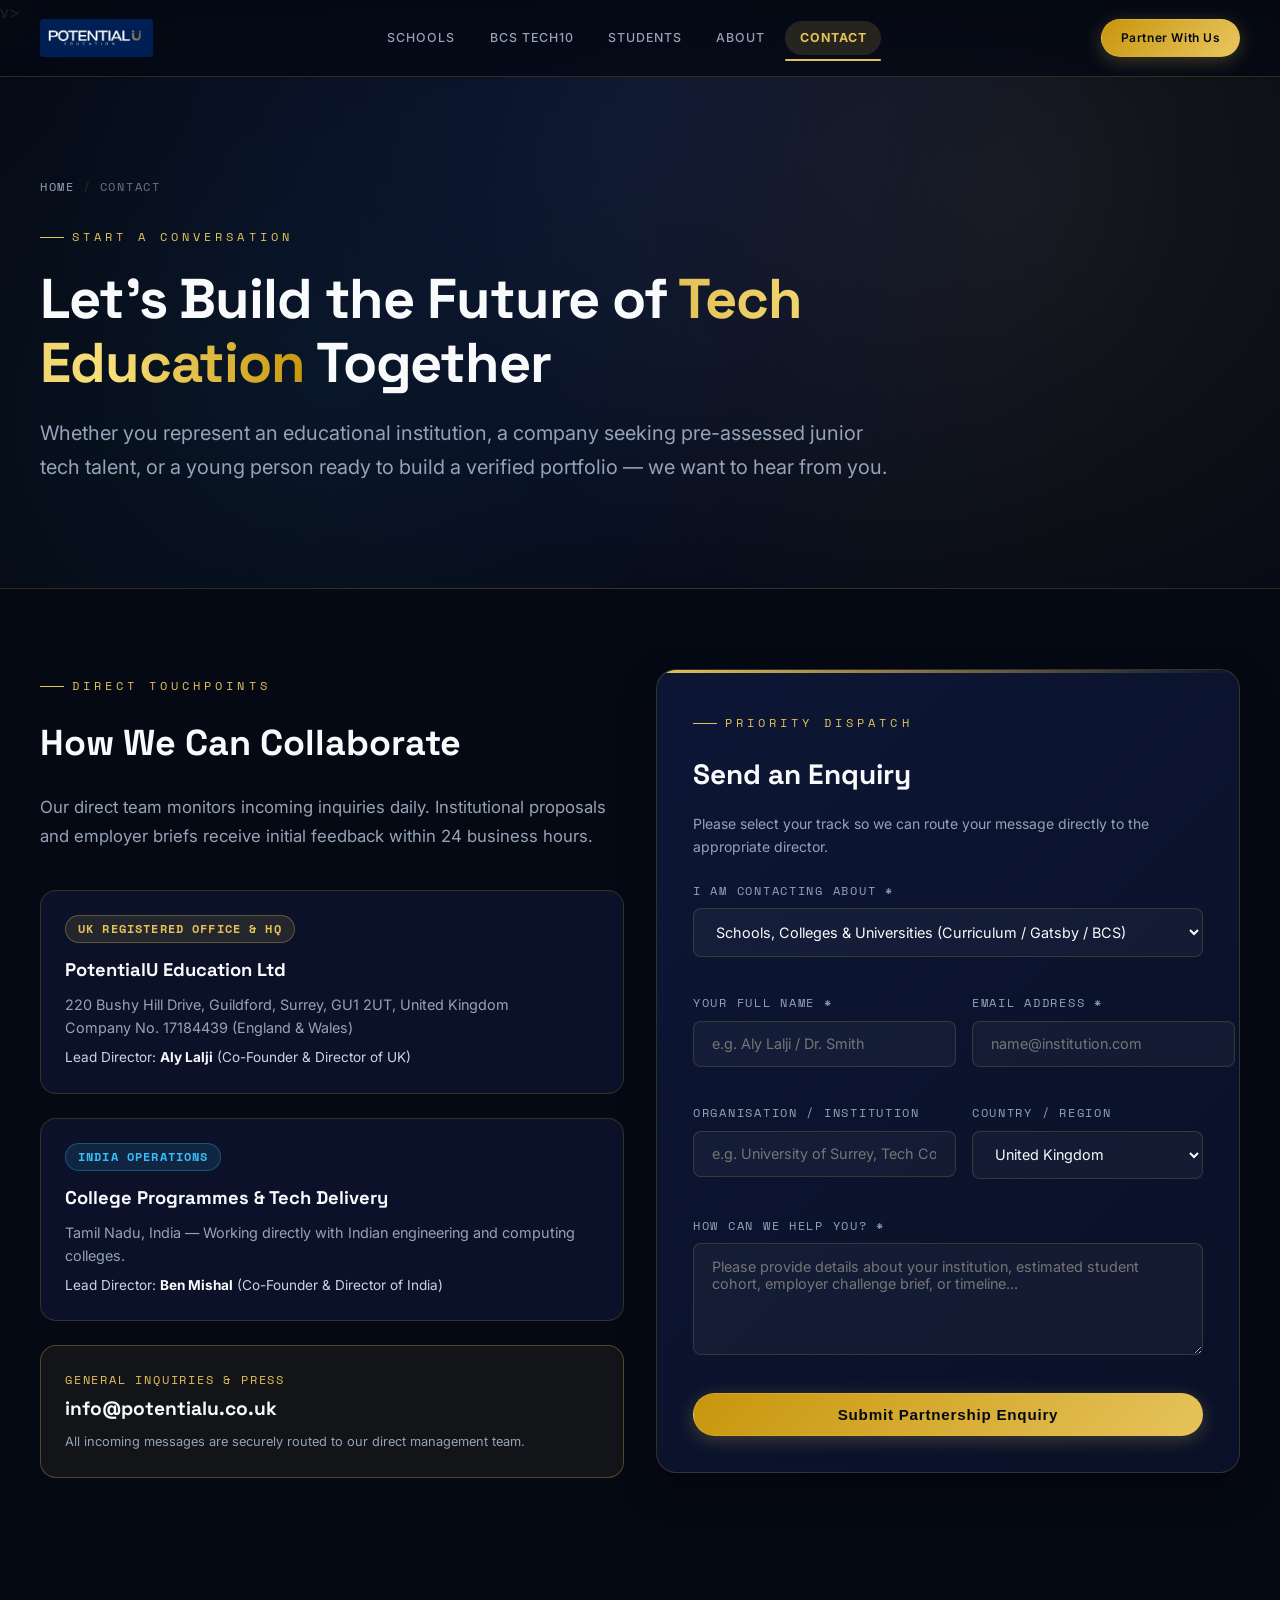
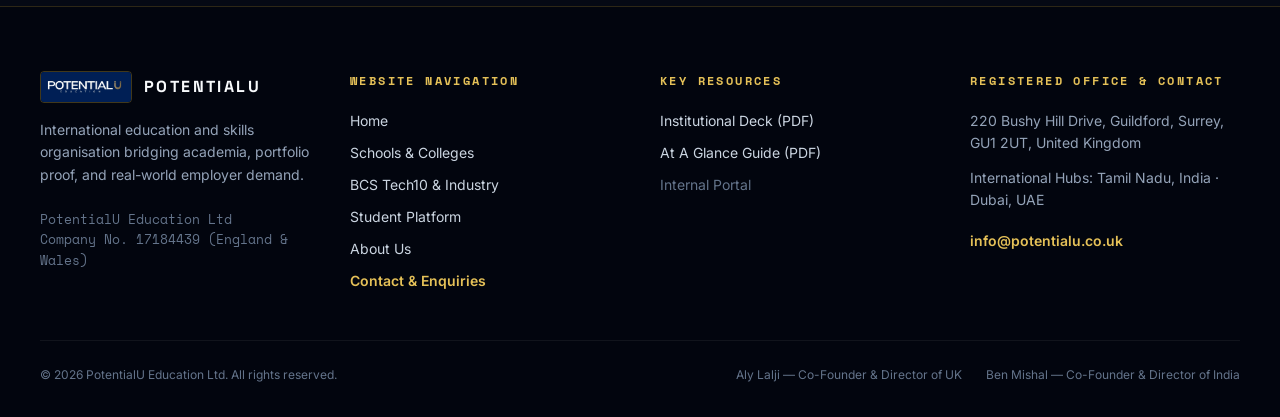
<file: contact/index.html>
<!DOCTYPE html>
<html lang="en">
<head>
  <meta charset="UTF-8" />
  <meta name="viewport" content="width=device-width, initial-scale=1.0" />
  <meta name="theme-color" content="#050914" />
  <title>Contact & Partnerships | PotentialU Education</title>
  <meta name="description" content="Get in touch with PotentialU Education. Connect with our UK, India, and UAE leadership for school/university partnerships, BCS Tech10 enterprise briefs, and student enquiries." />
  <meta name="keywords" content="Contact PotentialU, PotentialU Education UK, university partnerships contact, tech talent contact, Guildford edtech" />
  <link rel="canonical" href="https://potentialu.co.uk/contact" />

  <!-- Standard Favicons & Google Search Icon Directives (48px multi-resolution priority) -->
  <link rel="icon" type="image/png" sizes="48x48" href="/assets/favicon-48x48.png" />
  <link rel="icon" href="/favicon.ico" sizes="any" />
  <link rel="shortcut icon" href="/favicon.ico" />
  <link rel="icon" type="image/png" sizes="96x96" href="/assets/favicon-96x96.png" />
  <link rel="icon" type="image/png" sizes="192x192" href="/assets/favicon-192x192.png" />
  <link rel="icon" type="image/svg+xml" href="/assets/favicon.svg" />
  <link rel="apple-touch-icon" sizes="180x180" href="/assets/apple-touch-icon.png" />

  <!-- Open Graph -->
  <meta property="og:type" content="website" />
  <meta property="og:url" content="https://potentialu.co.uk/contact" />
  <meta property="og:title" content="Contact & Partnerships | PotentialU Education" />
  <meta property="og:description" content="Reach our directors in the UK and India to discuss educational partnerships, BCS Tech10 talent, and student opportunities." />
  <meta property="og:image" content="https://potentialu.co.uk/assets/logo.jpg" />

  <!-- Structured Data (JSON-LD) -->
  <script type="application/ld+json">
  {
    "@context": "https://schema.org",
    "@type": "ContactPage",
    "name": "Contact & Partnerships | PotentialU Education",
    "url": "https://potentialu.co.uk/contact",
    "description": "Institutional partnership, employer engagement, and student enquiries for PotentialU Education.",
    "breadcrumb": {
      "@type": "BreadcrumbList",
      "itemListElement": [
        { "@type": "ListItem", "position": 1, "name": "Home", "item": "https://potentialu.co.uk/" },
        { "@type": "ListItem", "position": 2, "name": "Contact", "item": "https://potentialu.co.uk/contact" }
      ]
    }
  }
  </script>

  <link rel="preconnect" href="https://fonts.googleapis.com" />
  <link rel="preconnect" href="https://fonts.gstatic.com" crossorigin />
  <link href="https://fonts.googleapis.com/css2?family=Inter:wght@300;400;500;600;700;800&family=Space+Grotesk:wght@500;600;700;800&family=Space+Mono:wght@400;700&display=swap" rel="stylesheet" />
  <link rel="stylesheet" href="/assets/style.css" />
</head>
<body>

  <!-- Navigation -->
    <header id="navbar">
    <div class="nav-inner">
      <a href="/" class="nav-brand" title="PotentialU Education">
        <img src="/assets/logo.jpg" alt="PotentialU Education" class="nav-logo-img" />
      </a>

      <ul class="nav-links">
        <li><a href="/schools" class="">Schools</a></li>
        <li><a href="/bcs-tech10" class="">BCS Tech10</a></li>
        <li><a href="/students" class="">Students</a></li>
        <li><a href="/about" class="">About</a></li>
        <li><a href="/contact" class="active">Contact</a></li>
      </ul>

      <div class="nav-actions">
        <a href="/contact" class="btn btn-gold btn-sm">Partner With Us</a>
        <button id="mobile-menu-btn" class="mobile-toggle" aria-label="Toggle navigation menu">
          <span></span><span></span><span></span>
        </button>
      </div>
    </div>
  </header>

  <!-- Mobile Drawer -->
    <div id="mobile-drawer" class="mobile-drawer">
    <a href="/" class="mobile-link">Home</a>
    <a href="/schools" class="mobile-link ">Schools & Colleges</a>
    <a href="/bcs-tech10" class="mobile-link ">BCS Tech10 & Industry</a>
    <a href="/students" class="mobile-link ">Student Platform</a>
    <a href="/about" class="mobile-link ">About Us</a>
    <a href="/contact" class="mobile-link active">Contact</a>
    <div style="margin-top:1.5rem;">
      <a href="/contact" class="btn btn-gold" style="width:100%;text-align:center;">Partner With Us</a>
    </div>
  </div>v>

  <!-- Subpage Hero -->
  <header class="subpage-hero">
    <div class="container">
      <div class="subpage-hero-inner">
        <div class="breadcrumb">
          <a href="/">Home</a>
          <span class="breadcrumb-sep">/</span>
          <span>Contact</span>
        </div>
        <span class="eyebrow">Start a Conversation</span>
        <h1 class="subpage-title">
          Let’s Build the Future of <span class="text-gold-gradient">Tech Education</span> Together
        </h1>
        <p class="subpage-desc">
          Whether you represent an educational institution, a company seeking pre-assessed junior tech talent, or a young person ready to build a verified portfolio — we want to hear from you.
        </p>
      </div>
    </div>
  </header>

  <!-- Contact Form & Info Grid -->
  <section id="contact-hub" class="section" style="padding:5rem 0;">
    <div class="container">
      <div class="grid-2" style="align-items:flex-start;">
        <!-- Left: Details & Offices -->
        <div>
          <span class="eyebrow">Direct Touchpoints</span>
          <h2 style="font-family:'Space Grotesk';font-size:2.25rem;font-weight:800;margin-bottom:1.25rem;">
            How We Can Collaborate
          </h2>
          <p style="color:var(--text-muted);font-size:1.05rem;line-height:1.7;margin-bottom:2.5rem;">
            Our direct team monitors incoming inquiries daily. Institutional proposals and employer briefs receive initial feedback within 24 business hours.
          </p>

          <div style="display:flex;flex-direction:column;gap:1.5rem;margin-bottom:3rem;">
            <!-- HQ -->
            <div style="background:var(--bg-mid);border:1px solid var(--gold-border);border-radius:1rem;padding:1.5rem;">
              <div class="badge-tag" style="margin-bottom:0.75rem;">UK Registered Office & HQ</div>
              <h4 style="font-family:'Space Grotesk';font-size:1.15rem;font-weight:700;margin-bottom:0.5rem;">PotentialU Education Ltd</h4>
              <p style="color:var(--text-muted);font-size:0.9rem;line-height:1.6;margin-bottom:0.5rem;">
                220 Bushy Hill Drive, Guildford, Surrey, GU1 2UT, United Kingdom<br />
                Company No. 17184439 (England & Wales)
              </p>
              <div style="font-size:0.85rem;color:var(--text-sub);">
                Lead Director: <strong style="color:var(--text-white);">Aly Lalji</strong> (Co-Founder & Director of UK)
              </div>
            </div>

            <!-- India Hub -->
            <div style="background:var(--bg-mid);border:1px solid var(--gold-border);border-radius:1rem;padding:1.5rem;">
              <div class="badge-tag badge-tag-cyan" style="margin-bottom:0.75rem;">India Operations</div>
              <h4 style="font-family:'Space Grotesk';font-size:1.15rem;font-weight:700;margin-bottom:0.5rem;">College Programmes & Tech Delivery</h4>
              <p style="color:var(--text-muted);font-size:0.9rem;line-height:1.6;margin-bottom:0.5rem;">
                Tamil Nadu, India — Working directly with Indian engineering and computing colleges.
              </p>
              <div style="font-size:0.85rem;color:var(--text-sub);">
                Lead Director: <strong style="color:var(--text-white);">Ben Mishal</strong> (Co-Founder & Director of India)
              </div>
            </div>

            <!-- Email -->
            <div style="background:rgba(229,193,88,0.06);border:1px solid rgba(229,193,88,0.3);border-radius:1rem;padding:1.5rem;">
              <span style="font-family:'Space Mono';font-size:0.75rem;text-transform:uppercase;letter-spacing:0.15em;color:var(--gold-primary);display:block;margin-bottom:0.25rem;">General Inquiries & Press</span>
              <a href="mailto:info@potentialu.co.uk" style="color:var(--text-white);font-size:1.2rem;font-weight:700;text-decoration:none;font-family:'Space Grotesk';">info@potentialu.co.uk</a>
              <p style="font-size:0.8rem;color:var(--text-muted);margin-top:0.5rem;">All incoming messages are securely routed to our direct management team.</p>
            </div>
          </div>
        </div>

        <!-- Right: Multi-Track Contact Form -->
        <div class="highlight-box">
          <span class="eyebrow">Priority Dispatch</span>
          <h3 style="font-family:'Space Grotesk';font-size:1.75rem;font-weight:700;margin-bottom:1rem;">Send an Enquiry</h3>
          <p style="color:var(--text-muted);font-size:0.875rem;margin-bottom:1.5rem;">
            Please select your track so we can route your message directly to the appropriate director.
          </p>

          <form id="contactPageForm" style="display:flex;flex-direction:column;gap:1.1rem;">
            <div class="form-group">
              <label class="form-label" for="trackSelection">I Am Contacting About *</label>
              <select id="trackSelection" class="form-select" required>
                <option value="School / College / University Partnership">Schools, Colleges & Universities (Curriculum / Gatsby / BCS)</option>
                <option value="BCS Tech10 Enterprise & Hiring">BCS Tech10 for Employers (BridgED Briefs / Junior Hiring)</option>
                <option value="Student Platform & The U">Student Platform & Waiting List (15–25 Year-Olds)</option>
                <option value="International Hubs (India / UAE)">International Expansion (India / UAE Hubs)</option>
                <option value="General & Press Enquiry">General / Other Enquiry</option>
              </select>
            </div>

            <div class="form-row" style="display:grid;grid-template-columns:1fr 1fr;gap:1rem;">
              <div class="form-group">
                <label class="form-label" for="contactFullName">Your Full Name *</label>
                <input type="text" id="contactFullName" required class="form-input" placeholder="e.g. Aly Lalji / Dr. Smith" />
              </div>
              <div class="form-group">
                <label class="form-label" for="contactEmail">Email Address *</label>
                <input type="email" id="contactEmail" required class="form-input" placeholder="name@institution.com" />
              </div>
            </div>

            <div class="form-row" style="display:grid;grid-template-columns:1fr 1fr;gap:1rem;">
              <div class="form-group">
                <label class="form-label" for="contactOrg">Organisation / Institution</label>
                <input type="text" id="contactOrg" class="form-input" placeholder="e.g. University of Surrey, Tech Corp Ltd" />
              </div>
              <div class="form-group">
                <label class="form-label" for="contactCountry">Country / Region</label>
                <select id="contactCountry" class="form-select">
                  <option value="United Kingdom">United Kingdom</option>
                  <option value="India">India</option>
                  <option value="United Arab Emirates">United Arab Emirates</option>
                  <option value="Other International">Other International</option>
                </select>
              </div>
            </div>

            <div class="form-group">
              <label class="form-label" for="contactMessage">How Can We Help You? *</label>
              <textarea id="contactMessage" required rows="4" class="form-textarea" placeholder="Please provide details about your institution, estimated student cohort, employer challenge brief, or timeline..."></textarea>
            </div>

            <button type="submit" id="submitContactBtn" class="btn btn-gold" style="width:100%;font-size:0.95rem;">
              Submit Partnership Enquiry
            </button>
            <div id="contactFeedback" style="display:none;padding:1rem;border-radius:8px;text-align:center;font-size:0.875rem;"></div>
          </form>
        </div>
      </div>
    </div>
  </section>

  <!-- Footer -->
  <footer style="background:#02050E;border-top:1px solid var(--gold-border);padding:4rem 0 2rem;">
    <div class="container">
      <div style="display:grid;grid-template-columns:repeat(auto-fit, minmax(220px, 1fr));gap:2.5rem;margin-bottom:3rem;">
        <div>
          <div style="display:flex;align-items:center;gap:0.75rem;margin-bottom:1rem;">
            <img src="/assets/logo.jpg" alt="PotentialU Logo" style="height:2rem;border-radius:4px;border:1px solid rgba(212,175,55,0.3);" />
            <span style="font-family:'Space Grotesk';font-weight:700;letter-spacing:0.15em;text-transform:uppercase;">PotentialU</span>
          </div>
          <p style="font-size:0.875rem;color:var(--text-muted);line-height:1.6;margin-bottom:1.5rem;">
            International education and skills organisation bridging academia, portfolio proof, and real-world employer demand.
          </p>
          <div style="font-size:0.8rem;color:var(--text-dim);font-family:'Space Mono';">
            PotentialU Education Ltd<br />
            Company No. 17184439 (England & Wales)
          </div>
        </div>

        <div>
          <h4 style="font-family:'Space Mono';font-size:0.75rem;text-transform:uppercase;letter-spacing:0.2em;color:var(--gold-primary);margin-bottom:1.25rem;">Website Navigation</h4>
          <ul style="list-style:none;padding:0;display:flex;flex-direction:column;gap:0.6rem;font-size:0.875rem;">
            <li><a href="/" style="color:var(--text-sub);text-decoration:none;">Home</a></li>
            <li><a href="/schools" style="color:var(--text-sub);text-decoration:none;">Schools & Colleges</a></li>
            <li><a href="/bcs-tech10" style="color:var(--text-sub);text-decoration:none;">BCS Tech10 & Industry</a></li>
            <li><a href="/students" style="color:var(--text-sub);text-decoration:none;">Student Platform</a></li>
            <li><a href="/about" style="color:var(--text-sub);text-decoration:none;">About Us</a></li>
            <li><a href="/contact" style="color:var(--gold-primary);text-decoration:none;font-weight:600;">Contact & Enquiries</a></li>
          </ul>
        </div>

        <div>
          <h4 style="font-family:'Space Mono';font-size:0.75rem;text-transform:uppercase;letter-spacing:0.2em;color:var(--gold-primary);margin-bottom:1.25rem;">Key Resources</h4>
          <ul style="list-style:none;padding:0;display:flex;flex-direction:column;gap:0.6rem;font-size:0.875rem;">
            <li><a href="/assets/PotentialU-Institutional-Partnership-Overview.pdf" download style="color:var(--text-sub);text-decoration:none;">Institutional Deck (PDF)</a></li>
            <li><a href="/assets/PotentialU-At-A-Glance.pdf" download style="color:var(--text-sub);text-decoration:none;">At A Glance Guide (PDF)</a></li>
            <li><a href="/admin.html" style="color:var(--text-dim);text-decoration:none;">Internal Portal</a></li>
          </ul>
        </div>

        <div>
          <h4 style="font-family:'Space Mono';font-size:0.75rem;text-transform:uppercase;letter-spacing:0.2em;color:var(--gold-primary);margin-bottom:1.25rem;">Registered Office & Contact</h4>
          <p style="font-size:0.875rem;color:var(--text-muted);line-height:1.6;margin-bottom:0.75rem;">
            220 Bushy Hill Drive, Guildford, Surrey, GU1 2UT, United Kingdom
          </p>
          <p style="font-size:0.875rem;color:var(--text-muted);line-height:1.6;margin-bottom:1rem;">
            International Hubs: Tamil Nadu, India · Dubai, UAE
          </p>
          <a href="mailto:info@potentialu.co.uk" style="color:var(--gold-primary);font-size:0.875rem;text-decoration:none;font-weight:600;">info@potentialu.co.uk</a>
        </div>
      </div>

      <div style="border-top:1px solid rgba(255,255,255,0.06);padding-top:1.5rem;display:flex;justify-content:space-between;align-items:center;flex-wrap:wrap;gap:1rem;font-size:0.75rem;color:var(--text-dim);">
        <div>&copy; 2026 PotentialU Education Ltd. All rights reserved.</div>
        <div style="display:flex;gap:1.5rem;">
          <span>Aly Lalji — Co-Founder & Director of UK</span>
          <span>Ben Mishal — Co-Founder & Director of India</span>
        </div>
      </div>
    </div>
  </footer>

  <script>
    // Mobile Drawer Toggle
    const menuBtn = document.getElementById('mobile-menu-btn');
    const drawer = document.getElementById('mobile-drawer');
    if (menuBtn && drawer) {
      menuBtn.addEventListener('click', () => {
        drawer.classList.toggle('open');
      });
    }

    // Form submission
    const form = document.getElementById('contactPageForm');
    const feedback = document.getElementById('contactFeedback');
    const submitBtn = document.getElementById('submitContactBtn');

    form.addEventListener('submit', async (e) => {
      e.preventDefault();
      submitBtn.disabled = true;
      submitBtn.textContent = 'Submitting Enquiry...';

      const payload = {
        id: 'ENQ-' + Math.floor(1000 + Math.random() * 9000),
        institution: document.getElementById('contactOrg').value || 'Individual / General',
        contactName: document.getElementById('contactFullName').value,
        email: document.getElementById('contactEmail').value,
        country: document.getElementById('contactCountry').value,
        cohortType: document.getElementById('trackSelection').value,
        message: document.getElementById('contactMessage').value,
        pageSource: 'Contact Hub (/contact)',
        date: new Date().toLocaleDateString('en-GB', { day: '2-digit', month: 'short', year: 'numeric', hour: '2-digit', minute: '2-digit' }),
        status: 'Pending'
      };

      // Save to localStorage for admin portal
      try {
        const stored = JSON.parse(localStorage.getItem('pu_enquiries') || '[]');
        stored.unshift(payload);
        localStorage.setItem('pu_enquiries', JSON.stringify(stored));
      } catch (err) {
        console.warn('Storage error', err);
      }

      // Send to benmishal@potentialu.co.uk via FormSubmit
      try {
        await fetch('https://formsubmit.co/ajax/benmishal@potentialu.co.uk', {
          method: 'POST',
          headers: { 'Content-Type': 'application/json', 'Accept': 'application/json' },
          body: JSON.stringify({
            _subject: `New PotentialU Enquiry: [${payload.cohortType}] from ${payload.contactName}`,
            _template: 'table',
            _captcha: 'false',
            "Inquiry Track": payload.cohortType,
            "Contact Name": payload.contactName,
            "Email": payload.email,
            "Organisation": payload.institution,
            "Country": payload.country,
            "Message": payload.message,
            "Submitted From": "potentialu.co.uk/contact"
          })
        });
      } catch (err) {
        console.warn('Email relay notice', err);
      }

      feedback.style.display = 'block';
      feedback.style.background = 'rgba(52, 211, 153, 0.15)';
      feedback.style.border = '1px solid #34D399';
      feedback.style.color = '#34D399';
      feedback.textContent = 'Thank you! Your message has been sent directly to our directors. We will be in touch within 24 hours.';
      form.reset();
      submitBtn.disabled = false;
      submitBtn.textContent = 'Message Sent Successfully';
    });
  </script>

  <script>
    // Header Glassmorphism Scroll Effect
    window.addEventListener('scroll', () => {
      const nav = document.getElementById('navbar');
      if (nav) {
        if (window.scrollY > 20) {
          nav.classList.add('scrolled');
        } else {
          nav.classList.remove('scrolled');
        }
      }
    }, { passive: true });

    // Animated Mobile Toggle
    const menuBtn = document.getElementById('mobile-menu-btn');
    const drawer = document.getElementById('mobile-drawer');
    if (menuBtn && drawer) {
      menuBtn.addEventListener('click', () => {
        menuBtn.classList.toggle('active');
        drawer.classList.toggle('open');
      });
    }

    // Snappy Scroll-Reveal Observer
    if ('IntersectionObserver' in window) {
      const observer = new IntersectionObserver((entries) => {
        entries.forEach(entry => {
          if (entry.isIntersecting) {
            entry.target.classList.add('active');
            observer.unobserve(entry.target);
          }
        });
      }, { threshold: 0.1, rootMargin: '0px 0px -40px 0px' });

      document.querySelectorAll('.pillar-card, .step-card, .region-card, .highlight-box, .competency-card, .founder-card, .section-header').forEach(el => {
        el.classList.add('reveal');
        observer.observe(el);
      });
    }
  </script>

</body>
</html>
</file>
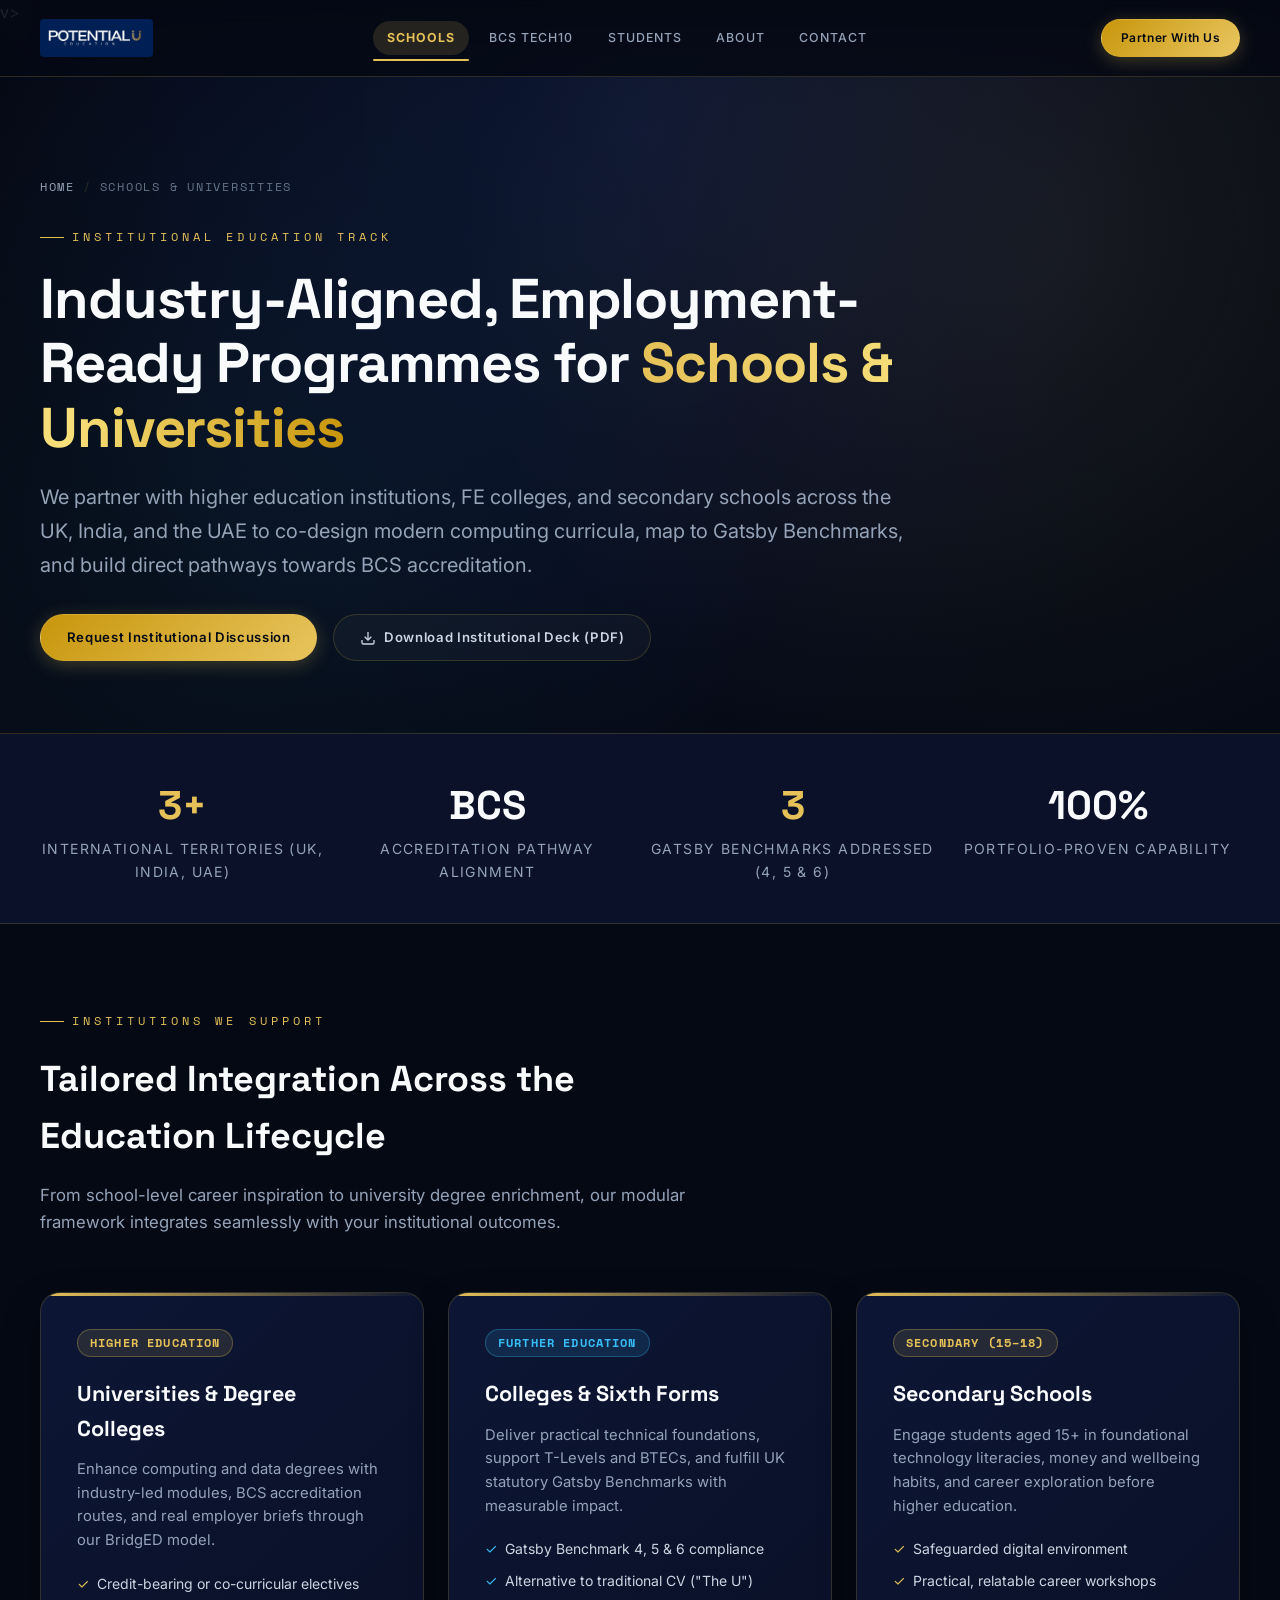
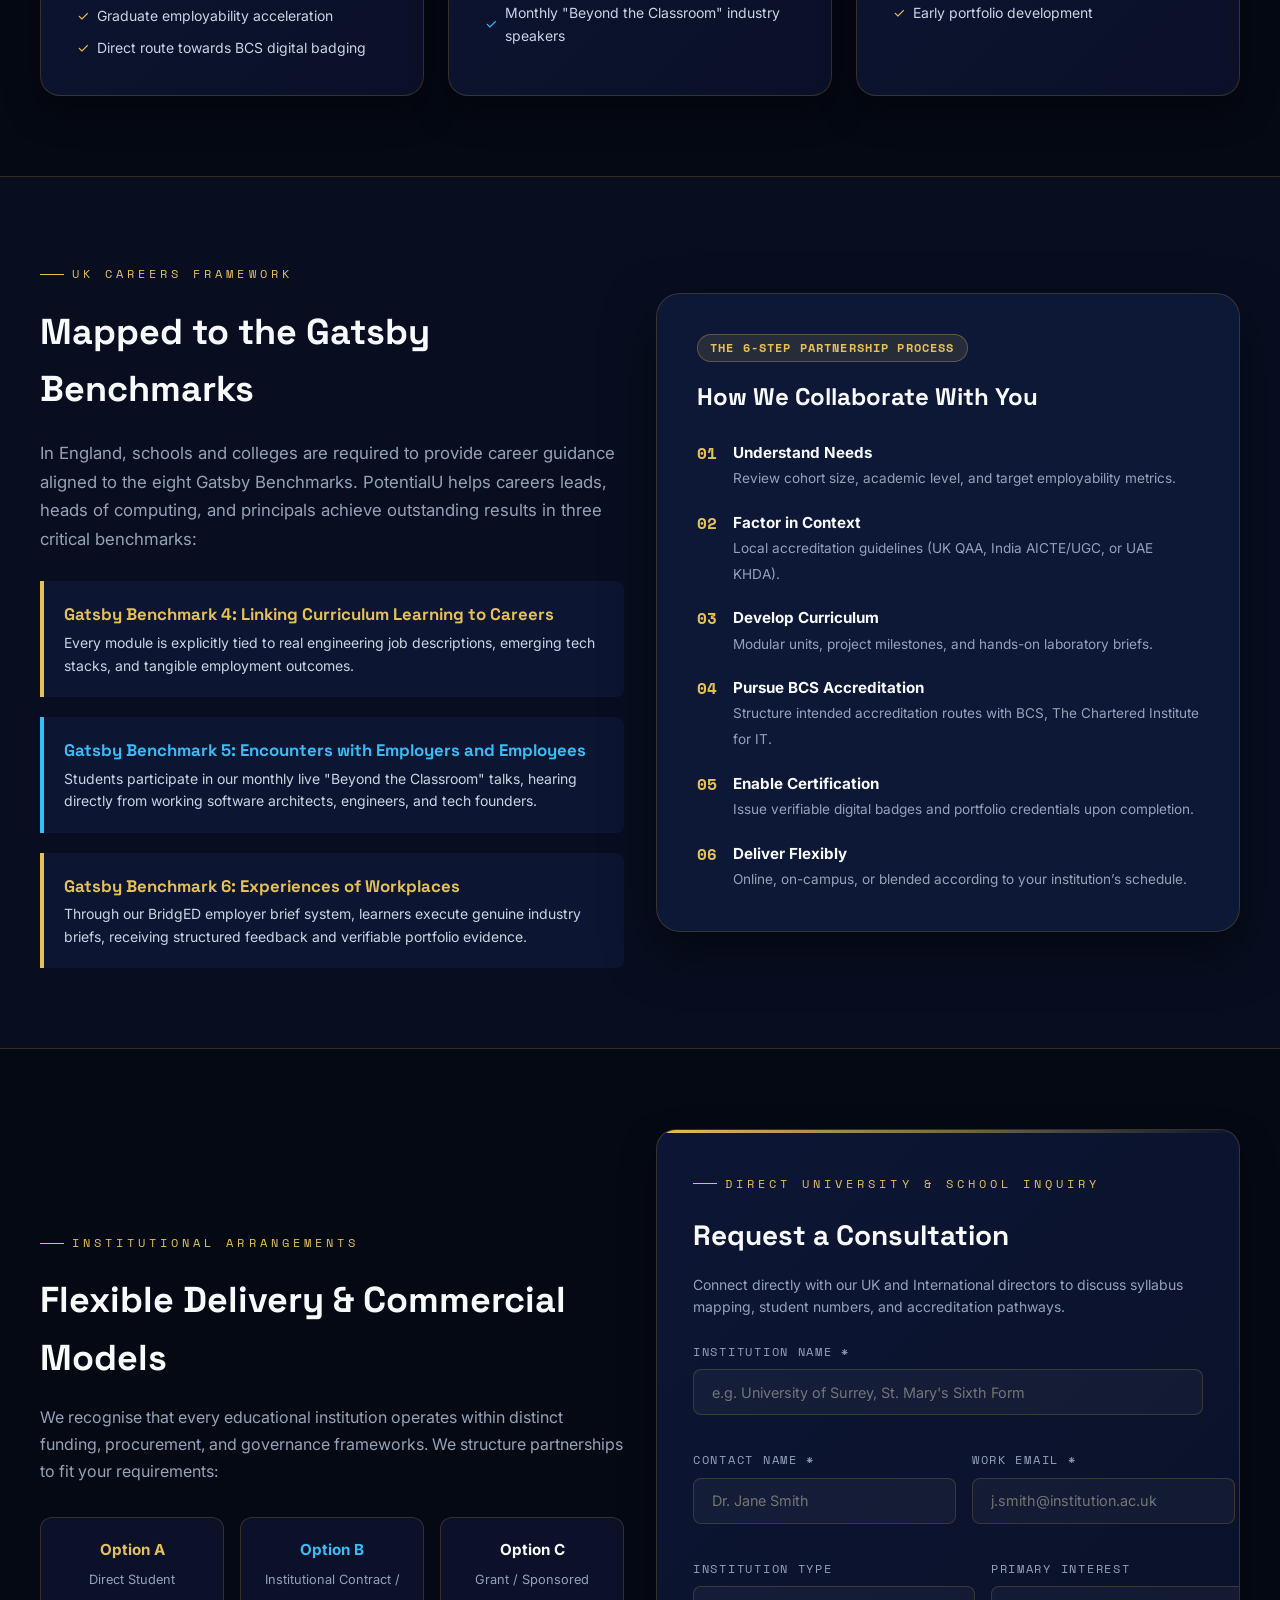
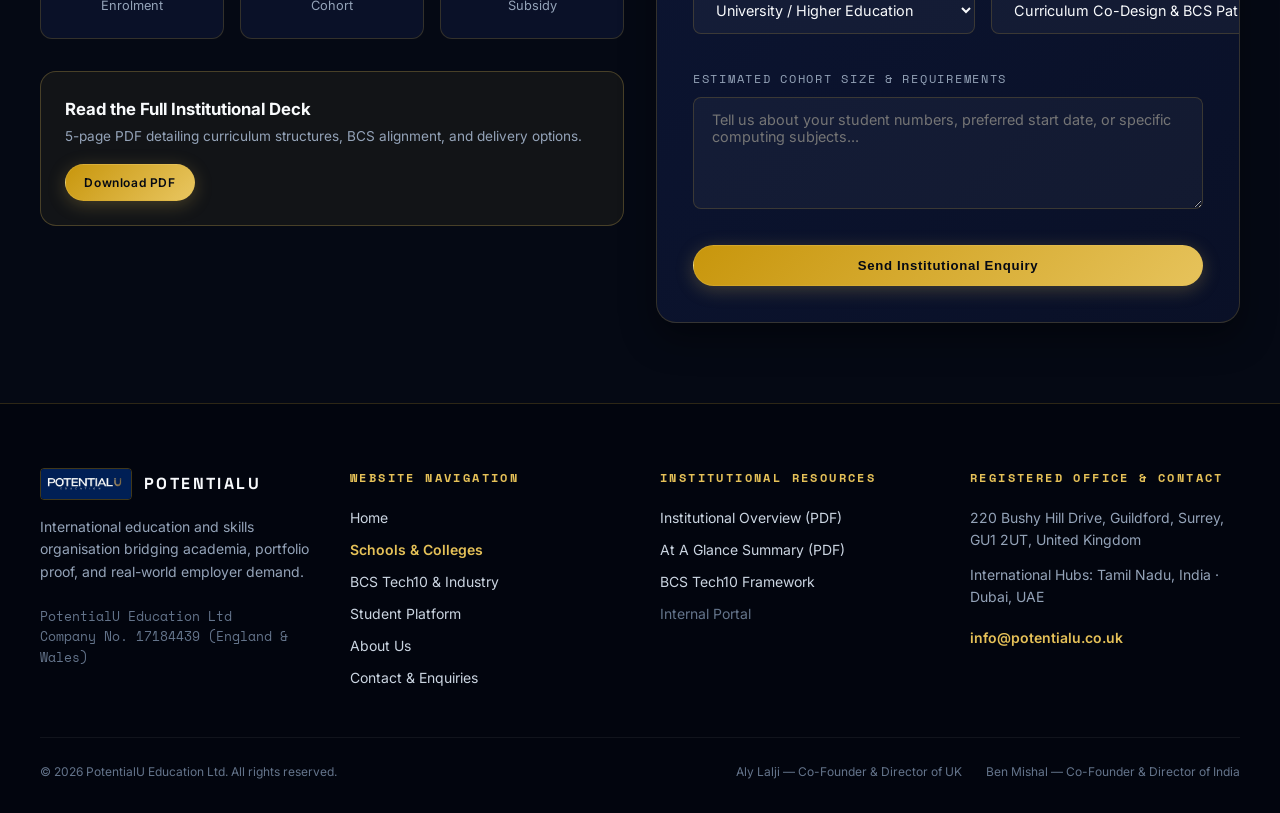
<file: schools/index.html>
<!DOCTYPE html>
<html lang="en">
<head>
  <meta charset="UTF-8" />
  <meta name="viewport" content="width=device-width, initial-scale=1.0" />
  <meta name="theme-color" content="#050914" />
  <title>Schools & Universities Partnerships | PotentialU Education</title>
  <meta name="description" content="PotentialU partners with schools, colleges, and universities across the UK, India and UAE to co-design BCS-accredited, employment-ready computing curricula mapped to Gatsby Benchmarks." />
  <meta name="keywords" content="PotentialU Education, school partnerships, university computing, college curriculum, Gatsby Benchmarks, BCS accreditation pathway, UK higher education, employability" />
  <link rel="canonical" href="https://potentialu.co.uk/schools" />

  <!-- Standard Favicons & Google Search Icon Directives (48px multi-resolution priority) -->
  <link rel="icon" type="image/png" sizes="48x48" href="/assets/favicon-48x48.png" />
  <link rel="icon" href="/favicon.ico" sizes="any" />
  <link rel="shortcut icon" href="/favicon.ico" />
  <link rel="icon" type="image/png" sizes="96x96" href="/assets/favicon-96x96.png" />
  <link rel="icon" type="image/png" sizes="192x192" href="/assets/favicon-192x192.png" />
  <link rel="icon" type="image/svg+xml" href="/assets/favicon.svg" />
  <link rel="apple-touch-icon" sizes="180x180" href="/assets/apple-touch-icon.png" />

  <!-- Open Graph -->
  <meta property="og:type" content="website" />
  <meta property="og:url" content="https://potentialu.co.uk/schools" />
  <meta property="og:title" content="Schools & Universities Partnerships | PotentialU Education" />
  <meta property="og:description" content="Co-design industry-aligned computing curricula with BCS accreditation pathways and Gatsby Benchmarks alignment." />
  <meta property="og:image" content="https://potentialu.co.uk/assets/logo.jpg" />

  <!-- Structured Data (JSON-LD) -->
  <script type="application/ld+json">
  {
    "@context": "https://schema.org",
    "@type": "WebPage",
    "name": "Schools & Universities Partnerships | PotentialU Education",
    "url": "https://potentialu.co.uk/schools",
    "description": "Co-designing industry-aligned computing curricula with BCS accreditation pathways for schools, colleges and universities.",
    "breadcrumb": {
      "@type": "BreadcrumbList",
      "itemListElement": [
        { "@type": "ListItem", "position": 1, "name": "Home", "item": "https://potentialu.co.uk/" },
        { "@type": "ListItem", "position": 2, "name": "Schools & Universities", "item": "https://potentialu.co.uk/schools" }
      ]
    }
  }
  </script>

  <link rel="preconnect" href="https://fonts.googleapis.com" />
  <link rel="preconnect" href="https://fonts.gstatic.com" crossorigin />
  <link href="https://fonts.googleapis.com/css2?family=Inter:wght@300;400;500;600;700;800&family=Space+Grotesk:wght@500;600;700;800&family=Space+Mono:wght@400;700&display=swap" rel="stylesheet" />
  <link rel="stylesheet" href="/assets/style.css" />
</head>
<body>

  <!-- Navigation -->
    <header id="navbar">
    <div class="nav-inner">
      <a href="/" class="nav-brand" title="PotentialU Education">
        <img src="/assets/logo.jpg" alt="PotentialU Education" class="nav-logo-img" />
      </a>

      <ul class="nav-links">
        <li><a href="/schools" class="active">Schools</a></li>
        <li><a href="/bcs-tech10" class="">BCS Tech10</a></li>
        <li><a href="/students" class="">Students</a></li>
        <li><a href="/about" class="">About</a></li>
        <li><a href="/contact" class="">Contact</a></li>
      </ul>

      <div class="nav-actions">
        <a href="/contact" class="btn btn-gold btn-sm">Partner With Us</a>
        <button id="mobile-menu-btn" class="mobile-toggle" aria-label="Toggle navigation menu">
          <span></span><span></span><span></span>
        </button>
      </div>
    </div>
  </header>

  <!-- Mobile Drawer -->
    <div id="mobile-drawer" class="mobile-drawer">
    <a href="/" class="mobile-link">Home</a>
    <a href="/schools" class="mobile-link active">Schools & Colleges</a>
    <a href="/bcs-tech10" class="mobile-link ">BCS Tech10 & Industry</a>
    <a href="/students" class="mobile-link ">Student Platform</a>
    <a href="/about" class="mobile-link ">About Us</a>
    <a href="/contact" class="mobile-link ">Contact</a>
    <div style="margin-top:1.5rem;">
      <a href="/contact" class="btn btn-gold" style="width:100%;text-align:center;">Partner With Us</a>
    </div>
  </div>v>

  <!-- Subpage Hero -->
  <header class="subpage-hero">
    <div class="container">
      <div class="subpage-hero-inner">
        <div class="breadcrumb">
          <a href="/">Home</a>
          <span class="breadcrumb-sep">/</span>
          <span>Schools & Universities</span>
        </div>
        <span class="eyebrow">Institutional Education Track</span>
        <h1 class="subpage-title">
          Industry-Aligned, Employment-Ready Programmes for <span class="text-gold-gradient">Schools & Universities</span>
        </h1>
        <p class="subpage-desc">
          We partner with higher education institutions, FE colleges, and secondary schools across the UK, India, and the UAE to co-design modern computing curricula, map to Gatsby Benchmarks, and build direct pathways towards BCS accreditation.
        </p>
        <div style="display:flex;flex-wrap:wrap;gap:1rem;">
          <a href="#partner-form" class="btn btn-gold">Request Institutional Discussion</a>
          <a href="/assets/PotentialU-Institutional-Partnership-Overview.pdf" download class="btn btn-ghost">
            <svg width="16" height="16" viewBox="0 0 24 24" fill="none" stroke="currentColor" stroke-width="2"><path d="M21 15v4a2 2 0 0 1-2 2H5a2 2 0 0 1-2-2v-4"/><polyline points="7 10 12 15 17 10"/><line x1="12" y1="15" x2="12" y2="3"/></svg>
            Download Institutional Deck (PDF)
          </a>
        </div>
      </div>
    </div>
  </header>

  <!-- Key Statistics Banner -->
  <section style="background:var(--bg-mid);border-bottom:1px solid var(--gold-border);padding:2.5rem 0;">
    <div class="container">
      <div class="grid-4" style="text-align:center;">
        <div>
          <div style="font-family:'Space Grotesk';font-size:2.5rem;font-weight:800;color:var(--gold-primary);">3+</div>
          <div style="font-size:0.875rem;color:var(--text-muted);text-transform:uppercase;letter-spacing:0.1em;">International Territories (UK, India, UAE)</div>
        </div>
        <div>
          <div style="font-family:'Space Grotesk';font-size:2.5rem;font-weight:800;color:var(--text-white);">BCS</div>
          <div style="font-size:0.875rem;color:var(--text-muted);text-transform:uppercase;letter-spacing:0.1em;">Accreditation Pathway Alignment</div>
        </div>
        <div>
          <div style="font-family:'Space Grotesk';font-size:2.5rem;font-weight:800;color:var(--gold-primary);">3</div>
          <div style="font-size:0.875rem;color:var(--text-muted);text-transform:uppercase;letter-spacing:0.1em;">Gatsby Benchmarks Addressed (4, 5 & 6)</div>
        </div>
        <div>
          <div style="font-family:'Space Grotesk';font-size:2.5rem;font-weight:800;color:var(--text-white);">100%</div>
          <div style="font-size:0.875rem;color:var(--text-muted);text-transform:uppercase;letter-spacing:0.1em;">Portfolio-Proven Capability</div>
        </div>
      </div>
    </div>
  </section>

  <!-- Institutional Levels Section -->
  <section class="section" style="padding:5rem 0;">
    <div class="container">
      <div style="max-width:44rem;margin-bottom:3.5rem;">
        <span class="eyebrow">Institutions We Support</span>
        <h2 style="font-family:'Space Grotesk';font-size:2.25rem;font-weight:800;margin-bottom:1rem;">
          Tailored Integration Across the Education Lifecycle
        </h2>
        <p style="color:var(--text-muted);font-size:1.05rem;">
          From school-level career inspiration to university degree enrichment, our modular framework integrates seamlessly with your institutional outcomes.
        </p>
      </div>

      <div class="grid-3">
        <!-- Card 1: Universities -->
        <div class="highlight-box">
          <div class="badge-tag" style="margin-bottom:1.25rem;">Higher Education</div>
          <h3 style="font-family:'Space Grotesk';font-size:1.35rem;font-weight:700;margin-bottom:0.75rem;">Universities & Degree Colleges</h3>
          <p style="color:var(--text-muted);font-size:0.925rem;line-height:1.6;margin-bottom:1.25rem;">
            Enhance computing and data degrees with industry-led modules, BCS accreditation routes, and real employer briefs through our BridgED model.
          </p>
          <ul style="list-style:none;padding:0;color:var(--text-sub);font-size:0.875rem;display:flex;flex-direction:column;gap:0.6rem;">
            <li style="display:flex;align-items:center;gap:0.5rem;"><span style="color:var(--gold-primary);">✓</span> Credit-bearing or co-curricular electives</li>
            <li style="display:flex;align-items:center;gap:0.5rem;"><span style="color:var(--gold-primary);">✓</span> Graduate employability acceleration</li>
            <li style="display:flex;align-items:center;gap:0.5rem;"><span style="color:var(--gold-primary);">✓</span> Direct route towards BCS digital badging</li>
          </ul>
        </div>

        <!-- Card 2: FE Colleges & Sixth Forms -->
        <div class="highlight-box">
          <div class="badge-tag badge-tag-cyan" style="margin-bottom:1.25rem;">Further Education</div>
          <h3 style="font-family:'Space Grotesk';font-size:1.35rem;font-weight:700;margin-bottom:0.75rem;">Colleges & Sixth Forms</h3>
          <p style="color:var(--text-muted);font-size:0.925rem;line-height:1.6;margin-bottom:1.25rem;">
            Deliver practical technical foundations, support T-Levels and BTECs, and fulfill UK statutory Gatsby Benchmarks with measurable impact.
          </p>
          <ul style="list-style:none;padding:0;color:var(--text-sub);font-size:0.875rem;display:flex;flex-direction:column;gap:0.6rem;">
            <li style="display:flex;align-items:center;gap:0.5rem;"><span style="color:var(--status-active);">✓</span> Gatsby Benchmark 4, 5 & 6 compliance</li>
            <li style="display:flex;align-items:center;gap:0.5rem;"><span style="color:var(--status-active);">✓</span> Alternative to traditional CV ("The U")</li>
            <li style="display:flex;align-items:center;gap:0.5rem;"><span style="color:var(--status-active);">✓</span> Monthly "Beyond the Classroom" industry speakers</li>
          </ul>
        </div>

        <!-- Card 3: Secondary Schools -->
        <div class="highlight-box">
          <div class="badge-tag" style="margin-bottom:1.25rem;">Secondary (15–18)</div>
          <h3 style="font-family:'Space Grotesk';font-size:1.35rem;font-weight:700;margin-bottom:0.75rem;">Secondary Schools</h3>
          <p style="color:var(--text-muted);font-size:0.925rem;line-height:1.6;margin-bottom:1.25rem;">
            Engage students aged 15+ in foundational technology literacies, money and wellbeing habits, and career exploration before higher education.
          </p>
          <ul style="list-style:none;padding:0;color:var(--text-sub);font-size:0.875rem;display:flex;flex-direction:column;gap:0.6rem;">
            <li style="display:flex;align-items:center;gap:0.5rem;"><span style="color:var(--gold-primary);">✓</span> Safeguarded digital environment</li>
            <li style="display:flex;align-items:center;gap:0.5rem;"><span style="color:var(--gold-primary);">✓</span> Practical, relatable career workshops</li>
            <li style="display:flex;align-items:center;gap:0.5rem;"><span style="color:var(--gold-primary);">✓</span> Early portfolio development</li>
          </ul>
        </div>
      </div>
    </div>
  </section>

  <!-- Gatsby Benchmarks Focus for UK Schools -->
  <section style="background:rgba(10,17,40,0.6);border-top:1px solid var(--gold-border);border-bottom:1px solid var(--gold-border);padding:5rem 0;">
    <div class="container">
      <div class="grid-2" style="align-items:center;">
        <div>
          <span class="eyebrow">UK Careers Framework</span>
          <h2 style="font-family:'Space Grotesk';font-size:2.25rem;font-weight:800;margin-bottom:1.25rem;">
            Mapped to the Gatsby Benchmarks
          </h2>
          <p style="color:var(--text-muted);font-size:1.05rem;line-height:1.7;margin-bottom:1.75rem;">
            In England, schools and colleges are required to provide career guidance aligned to the eight Gatsby Benchmarks. PotentialU helps careers leads, heads of computing, and principals achieve outstanding results in three critical benchmarks:
          </p>

          <div style="display:flex;flex-direction:column;gap:1.25rem;">
            <div style="background:rgba(13,23,54,0.8);border-left:4px solid var(--gold-primary);padding:1.25rem;border-radius:0 8px 8px 0;">
              <h4 style="font-family:'Space Grotesk';font-size:1.05rem;margin-bottom:0.25rem;color:var(--gold-primary);">Gatsby Benchmark 4: Linking Curriculum Learning to Careers</h4>
              <p style="font-size:0.875rem;color:var(--text-sub);">Every module is explicitly tied to real engineering job descriptions, emerging tech stacks, and tangible employment outcomes.</p>
            </div>

            <div style="background:rgba(13,23,54,0.8);border-left:4px solid var(--status-active);padding:1.25rem;border-radius:0 8px 8px 0;">
              <h4 style="font-family:'Space Grotesk';font-size:1.05rem;margin-bottom:0.25rem;color:var(--status-active);">Gatsby Benchmark 5: Encounters with Employers and Employees</h4>
              <p style="font-size:0.875rem;color:var(--text-sub);">Students participate in our monthly live "Beyond the Classroom" talks, hearing directly from working software architects, engineers, and tech founders.</p>
            </div>

            <div style="background:rgba(13,23,54,0.8);border-left:4px solid var(--gold-primary);padding:1.25rem;border-radius:0 8px 8px 0;">
              <h4 style="font-family:'Space Grotesk';font-size:1.05rem;margin-bottom:0.25rem;color:var(--gold-primary);">Gatsby Benchmark 6: Experiences of Workplaces</h4>
              <p style="font-size:0.875rem;color:var(--text-sub);">Through our BridgED employer brief system, learners execute genuine industry briefs, receiving structured feedback and verifiable portfolio evidence.</p>
            </div>
          </div>
        </div>

        <div style="background:var(--bg-card);border:1px solid var(--gold-border);border-radius:1.5rem;padding:2.5rem;box-shadow:0 20px 50px rgba(0,0,0,0.5);">
          <div class="badge-tag" style="margin-bottom:1rem;">The 6-Step Partnership Process</div>
          <h3 style="font-family:'Space Grotesk';font-size:1.5rem;font-weight:700;margin-bottom:1.5rem;">How We Collaborate With You</h3>
          
          <div style="display:flex;flex-direction:column;gap:1.25rem;">
            <div style="display:flex;gap:1rem;align-items:flex-start;">
              <span style="font-family:'Space Mono';color:var(--gold-primary);font-weight:700;">01</span>
              <div>
                <strong style="color:var(--text-white);display:block;font-size:0.95rem;">Understand Needs</strong>
                <span style="color:var(--text-muted);font-size:0.85rem;">Review cohort size, academic level, and target employability metrics.</span>
              </div>
            </div>
            <div style="display:flex;gap:1rem;align-items:flex-start;">
              <span style="font-family:'Space Mono';color:var(--gold-primary);font-weight:700;">02</span>
              <div>
                <strong style="color:var(--text-white);display:block;font-size:0.95rem;">Factor in Context</strong>
                <span style="color:var(--text-muted);font-size:0.85rem;">Local accreditation guidelines (UK QAA, India AICTE/UGC, or UAE KHDA).</span>
              </div>
            </div>
            <div style="display:flex;gap:1rem;align-items:flex-start;">
              <span style="font-family:'Space Mono';color:var(--gold-primary);font-weight:700;">03</span>
              <div>
                <strong style="color:var(--text-white);display:block;font-size:0.95rem;">Develop Curriculum</strong>
                <span style="color:var(--text-muted);font-size:0.85rem;">Modular units, project milestones, and hands-on laboratory briefs.</span>
              </div>
            </div>
            <div style="display:flex;gap:1rem;align-items:flex-start;">
              <span style="font-family:'Space Mono';color:var(--gold-primary);font-weight:700;">04</span>
              <div>
                <strong style="color:var(--text-white);display:block;font-size:0.95rem;">Pursue BCS Accreditation</strong>
                <span style="color:var(--text-muted);font-size:0.85rem;">Structure intended accreditation routes with BCS, The Chartered Institute for IT.</span>
              </div>
            </div>
            <div style="display:flex;gap:1rem;align-items:flex-start;">
              <span style="font-family:'Space Mono';color:var(--gold-primary);font-weight:700;">05</span>
              <div>
                <strong style="color:var(--text-white);display:block;font-size:0.95rem;">Enable Certification</strong>
                <span style="color:var(--text-muted);font-size:0.85rem;">Issue verifiable digital badges and portfolio credentials upon completion.</span>
              </div>
            </div>
            <div style="display:flex;gap:1rem;align-items:flex-start;">
              <span style="font-family:'Space Mono';color:var(--gold-primary);font-weight:700;">06</span>
              <div>
                <strong style="color:var(--text-white);display:block;font-size:0.95rem;">Deliver Flexibly</strong>
                <span style="color:var(--text-muted);font-size:0.85rem;">Online, on-campus, or blended according to your institution’s schedule.</span>
              </div>
            </div>
          </div>
        </div>
      </div>
    </div>
  </section>

  <!-- Commercial Flexibility & Download Section -->
  <section class="section" style="padding:5rem 0;">
    <div class="container">
      <div class="grid-2" style="align-items:center;">
        <div>
          <span class="eyebrow">Institutional Arrangements</span>
          <h2 style="font-family:'Space Grotesk';font-size:2.25rem;font-weight:800;margin-bottom:1rem;">
            Flexible Delivery & Commercial Models
          </h2>
          <p style="color:var(--text-muted);line-height:1.7;margin-bottom:2rem;">
            We recognise that every educational institution operates within distinct funding, procurement, and governance frameworks. We structure partnerships to fit your requirements:
          </p>

          <div style="display:grid;grid-template-columns:repeat(3, 1fr);gap:1rem;margin-bottom:2rem;">
            <div style="background:var(--bg-mid);border:1px solid var(--gold-border);padding:1.25rem;border-radius:12px;text-align:center;">
              <strong style="color:var(--gold-primary);display:block;font-size:0.95rem;margin-bottom:0.25rem;">Option A</strong>
              <span style="font-size:0.8rem;color:var(--text-muted);">Direct Student Enrolment</span>
            </div>
            <div style="background:var(--bg-mid);border:1px solid var(--gold-border);padding:1.25rem;border-radius:12px;text-align:center;">
              <strong style="color:var(--status-active);display:block;font-size:0.95rem;margin-bottom:0.25rem;">Option B</strong>
              <span style="font-size:0.8rem;color:var(--text-muted);">Institutional Contract / Cohort</span>
            </div>
            <div style="background:var(--bg-mid);border:1px solid var(--gold-border);padding:1.25rem;border-radius:12px;text-align:center;">
              <strong style="color:var(--text-white);display:block;font-size:0.95rem;margin-bottom:0.25rem;">Option C</strong>
              <span style="font-size:0.8rem;color:var(--text-muted);">Grant / Sponsored Subsidy</span>
            </div>
          </div>

          <div style="background:rgba(229,193,88,0.06);border:1px solid rgba(229,193,88,0.25);border-radius:1rem;padding:1.5rem;display:flex;align-items:center;justify-content:space-between;flex-wrap:wrap;gap:1rem;">
            <div>
              <strong style="display:block;color:var(--text-white);font-size:1.05rem;">Read the Full Institutional Deck</strong>
              <span style="color:var(--text-muted);font-size:0.85rem;">5-page PDF detailing curriculum structures, BCS alignment, and delivery options.</span>
            </div>
            <a href="/assets/PotentialU-Institutional-Partnership-Overview.pdf" download class="btn btn-gold btn-sm">Download PDF</a>
          </div>
        </div>

        <!-- Partnership Enquiry Form -->
        <div id="partner-form" class="highlight-box">
          <span class="eyebrow">Direct University & School Inquiry</span>
          <h3 style="font-family:'Space Grotesk';font-size:1.75rem;font-weight:700;margin-bottom:1rem;">Request a Consultation</h3>
          <p style="color:var(--text-muted);font-size:0.875rem;margin-bottom:1.5rem;">
            Connect directly with our UK and International directors to discuss syllabus mapping, student numbers, and accreditation pathways.
          </p>

          <form id="institutionForm" style="display:flex;flex-direction:column;gap:1rem;">
            <div class="form-group">
              <label class="form-label" for="instName">Institution Name *</label>
              <input type="text" id="instName" required class="form-input" placeholder="e.g. University of Surrey, St. Mary's Sixth Form" />
            </div>

            <div class="form-row" style="display:grid;grid-template-columns:1fr 1fr;gap:1rem;">
              <div class="form-group">
                <label class="form-label" for="contactPerson">Contact Name *</label>
                <input type="text" id="contactPerson" required class="form-input" placeholder="Dr. Jane Smith" />
              </div>
              <div class="form-group">
                <label class="form-label" for="workEmail">Work Email *</label>
                <input type="email" id="workEmail" required class="form-input" placeholder="j.smith@institution.ac.uk" />
              </div>
            </div>

            <div class="form-row" style="display:grid;grid-template-columns:1fr 1fr;gap:1rem;">
              <div class="form-group">
                <label class="form-label" for="instType">Institution Type</label>
                <select id="instType" class="form-select">
                  <option value="University / Higher Education">University / Higher Education</option>
                  <option value="FE College / Sixth Form">FE College / Sixth Form</option>
                  <option value="Secondary School (15-18)">Secondary School (15–18)</option>
                  <option value="International Partner (India/UAE)">International Partner (India / UAE)</option>
                </select>
              </div>
              <div class="form-group">
                <label class="form-label" for="interestArea">Primary Interest</label>
                <select id="interestArea" class="form-select">
                  <option value="Curriculum Co-Design & BCS Pathway">Curriculum Co-Design & BCS Pathway</option>
                  <option value="Gatsby Benchmarks & BridgED Briefs">Gatsby Benchmarks & BridgED Briefs</option>
                  <option value="Student Portfolio Integration">Student Portfolio Integration</option>
                  <option value="Whole-Institution Pilot">Full Institutional Pilot</option>
                </select>
              </div>
            </div>

            <div class="form-group">
              <label class="form-label" for="instNotes">Estimated Cohort Size & Requirements</label>
              <textarea id="instNotes" rows="3" class="form-textarea" placeholder="Tell us about your student numbers, preferred start date, or specific computing subjects..."></textarea>
            </div>

            <button type="submit" id="submitInstBtn" class="btn btn-gold" style="width:100%;">
              Send Institutional Enquiry
            </button>
            <div id="instFormFeedback" style="display:none;padding:1rem;border-radius:8px;text-align:center;font-size:0.875rem;"></div>
          </form>
        </div>
      </div>
    </div>
  </section>

  <!-- Footer -->
  <footer style="background:#02050E;border-top:1px solid var(--gold-border);padding:4rem 0 2rem;">
    <div class="container">
      <div style="display:grid;grid-template-columns:repeat(auto-fit, minmax(220px, 1fr));gap:2.5rem;margin-bottom:3rem;">
        <div>
          <div style="display:flex;align-items:center;gap:0.75rem;margin-bottom:1rem;">
            <img src="/assets/logo.jpg" alt="PotentialU Logo" style="height:2rem;border-radius:4px;border:1px solid rgba(212,175,55,0.3);" />
            <span style="font-family:'Space Grotesk';font-weight:700;letter-spacing:0.15em;text-transform:uppercase;">PotentialU</span>
          </div>
          <p style="font-size:0.875rem;color:var(--text-muted);line-height:1.6;margin-bottom:1.5rem;">
            International education and skills organisation bridging academia, portfolio proof, and real-world employer demand.
          </p>
          <div style="font-size:0.8rem;color:var(--text-dim);font-family:'Space Mono';">
            PotentialU Education Ltd<br />
            Company No. 17184439 (England & Wales)
          </div>
        </div>

        <div>
          <h4 style="font-family:'Space Mono';font-size:0.75rem;text-transform:uppercase;letter-spacing:0.2em;color:var(--gold-primary);margin-bottom:1.25rem;">Website Navigation</h4>
          <ul style="list-style:none;padding:0;display:flex;flex-direction:column;gap:0.6rem;font-size:0.875rem;">
            <li><a href="/" style="color:var(--text-sub);text-decoration:none;">Home</a></li>
            <li><a href="/schools" style="color:var(--gold-primary);text-decoration:none;font-weight:600;">Schools & Colleges</a></li>
            <li><a href="/bcs-tech10" style="color:var(--text-sub);text-decoration:none;">BCS Tech10 & Industry</a></li>
            <li><a href="/students" style="color:var(--text-sub);text-decoration:none;">Student Platform</a></li>
            <li><a href="/about" style="color:var(--text-sub);text-decoration:none;">About Us</a></li>
            <li><a href="/contact" style="color:var(--text-sub);text-decoration:none;">Contact & Enquiries</a></li>
          </ul>
        </div>

        <div>
          <h4 style="font-family:'Space Mono';font-size:0.75rem;text-transform:uppercase;letter-spacing:0.2em;color:var(--gold-primary);margin-bottom:1.25rem;">Institutional Resources</h4>
          <ul style="list-style:none;padding:0;display:flex;flex-direction:column;gap:0.6rem;font-size:0.875rem;">
            <li><a href="/assets/PotentialU-Institutional-Partnership-Overview.pdf" download style="color:var(--text-sub);text-decoration:none;">Institutional Overview (PDF)</a></li>
            <li><a href="/assets/PotentialU-At-A-Glance.pdf" download style="color:var(--text-sub);text-decoration:none;">At A Glance Summary (PDF)</a></li>
            <li><a href="/bcs-tech10" style="color:var(--text-sub);text-decoration:none;">BCS Tech10 Framework</a></li>
            <li><a href="/admin.html" style="color:var(--text-dim);text-decoration:none;">Internal Portal</a></li>
          </ul>
        </div>

        <div>
          <h4 style="font-family:'Space Mono';font-size:0.75rem;text-transform:uppercase;letter-spacing:0.2em;color:var(--gold-primary);margin-bottom:1.25rem;">Registered Office & Contact</h4>
          <p style="font-size:0.875rem;color:var(--text-muted);line-height:1.6;margin-bottom:0.75rem;">
            220 Bushy Hill Drive, Guildford, Surrey, GU1 2UT, United Kingdom
          </p>
          <p style="font-size:0.875rem;color:var(--text-muted);line-height:1.6;margin-bottom:1rem;">
            International Hubs: Tamil Nadu, India · Dubai, UAE
          </p>
          <a href="mailto:info@potentialu.co.uk" style="color:var(--gold-primary);font-size:0.875rem;text-decoration:none;font-weight:600;">info@potentialu.co.uk</a>
        </div>
      </div>

      <div style="border-top:1px solid rgba(255,255,255,0.06);padding-top:1.5rem;display:flex;justify-content:space-between;align-items:center;flex-wrap:wrap;gap:1rem;font-size:0.75rem;color:var(--text-dim);">
        <div>&copy; 2026 PotentialU Education Ltd. All rights reserved.</div>
        <div style="display:flex;gap:1.5rem;">
          <span>Aly Lalji — Co-Founder & Director of UK</span>
          <span>Ben Mishal — Co-Founder & Director of India</span>
        </div>
      </div>
    </div>
  </footer>

  <script>
    // Mobile Drawer Toggle
    const menuBtn = document.getElementById('mobile-menu-btn');
    const drawer = document.getElementById('mobile-drawer');
    if (menuBtn && drawer) {
      menuBtn.addEventListener('click', () => {
        drawer.classList.toggle('open');
      });
    }

    // Form submission
    const form = document.getElementById('institutionForm');
    const feedback = document.getElementById('instFormFeedback');
    const submitBtn = document.getElementById('submitInstBtn');

    form.addEventListener('submit', async (e) => {
      e.preventDefault();
      submitBtn.disabled = true;
      submitBtn.textContent = 'Submitting Enquiry...';

      const payload = {
        id: 'ENQ-' + Math.floor(1000 + Math.random() * 9000),
        institution: document.getElementById('instName').value,
        contactName: document.getElementById('contactPerson').value,
        email: document.getElementById('workEmail').value,
        institutionType: document.getElementById('instType').value,
        country: 'United Kingdom / Partner',
        cohortType: document.getElementById('interestArea').value,
        message: document.getElementById('instNotes').value,
        pageSource: 'Schools & Universities (/schools)',
        date: new Date().toLocaleDateString('en-GB', { day: '2-digit', month: 'short', year: 'numeric', hour: '2-digit', minute: '2-digit' }),
        status: 'Pending'
      };

      // Save to localStorage for admin portal
      try {
        const stored = JSON.parse(localStorage.getItem('pu_enquiries') || '[]');
        stored.unshift(payload);
        localStorage.setItem('pu_enquiries', JSON.stringify(stored));
      } catch (err) {
        console.warn('Storage error', err);
      }

      // Send to benmishal@potentialu.co.uk via FormSubmit
      try {
        await fetch('https://formsubmit.co/ajax/benmishal@potentialu.co.uk', {
          method: 'POST',
          headers: { 'Content-Type': 'application/json', 'Accept': 'application/json' },
          body: JSON.stringify({
            _subject: `New School/University Partnership Enquiry: ${payload.institution}`,
            _template: 'table',
            _captcha: 'false',
            "Institution Name": payload.institution,
            "Contact Person": payload.contactName,
            "Work Email": payload.email,
            "Institution Type": payload.institutionType,
            "Partnership Track": payload.cohortType,
            "Cohort & Notes": payload.message,
            "Submitted From": "potentialu.co.uk/schools"
          })
        });
      } catch (err) {
        console.warn('Email relay notice', err);
      }

      feedback.style.display = 'block';
      feedback.style.background = 'rgba(52, 211, 153, 0.15)';
      feedback.style.border = '1px solid #34D399';
      feedback.style.color = '#34D399';
      feedback.textContent = 'Thank you! Your institutional partnership enquiry has been received. Our team will contact you within 24 hours.';
      form.reset();
      submitBtn.disabled = false;
      submitBtn.textContent = 'Enquiry Sent Successfully';
    });
  </script>

  <script>
    // Header Glassmorphism Scroll Effect
    window.addEventListener('scroll', () => {
      const nav = document.getElementById('navbar');
      if (nav) {
        if (window.scrollY > 20) {
          nav.classList.add('scrolled');
        } else {
          nav.classList.remove('scrolled');
        }
      }
    }, { passive: true });

    // Animated Mobile Toggle
    const menuBtn = document.getElementById('mobile-menu-btn');
    const drawer = document.getElementById('mobile-drawer');
    if (menuBtn && drawer) {
      menuBtn.addEventListener('click', () => {
        menuBtn.classList.toggle('active');
        drawer.classList.toggle('open');
      });
    }

    // Snappy Scroll-Reveal Observer
    if ('IntersectionObserver' in window) {
      const observer = new IntersectionObserver((entries) => {
        entries.forEach(entry => {
          if (entry.isIntersecting) {
            entry.target.classList.add('active');
            observer.unobserve(entry.target);
          }
        });
      }, { threshold: 0.1, rootMargin: '0px 0px -40px 0px' });

      document.querySelectorAll('.pillar-card, .step-card, .region-card, .highlight-box, .competency-card, .founder-card, .section-header').forEach(el => {
        el.classList.add('reveal');
        observer.observe(el);
      });
    }
  </script>

</body>
</html>
</file>
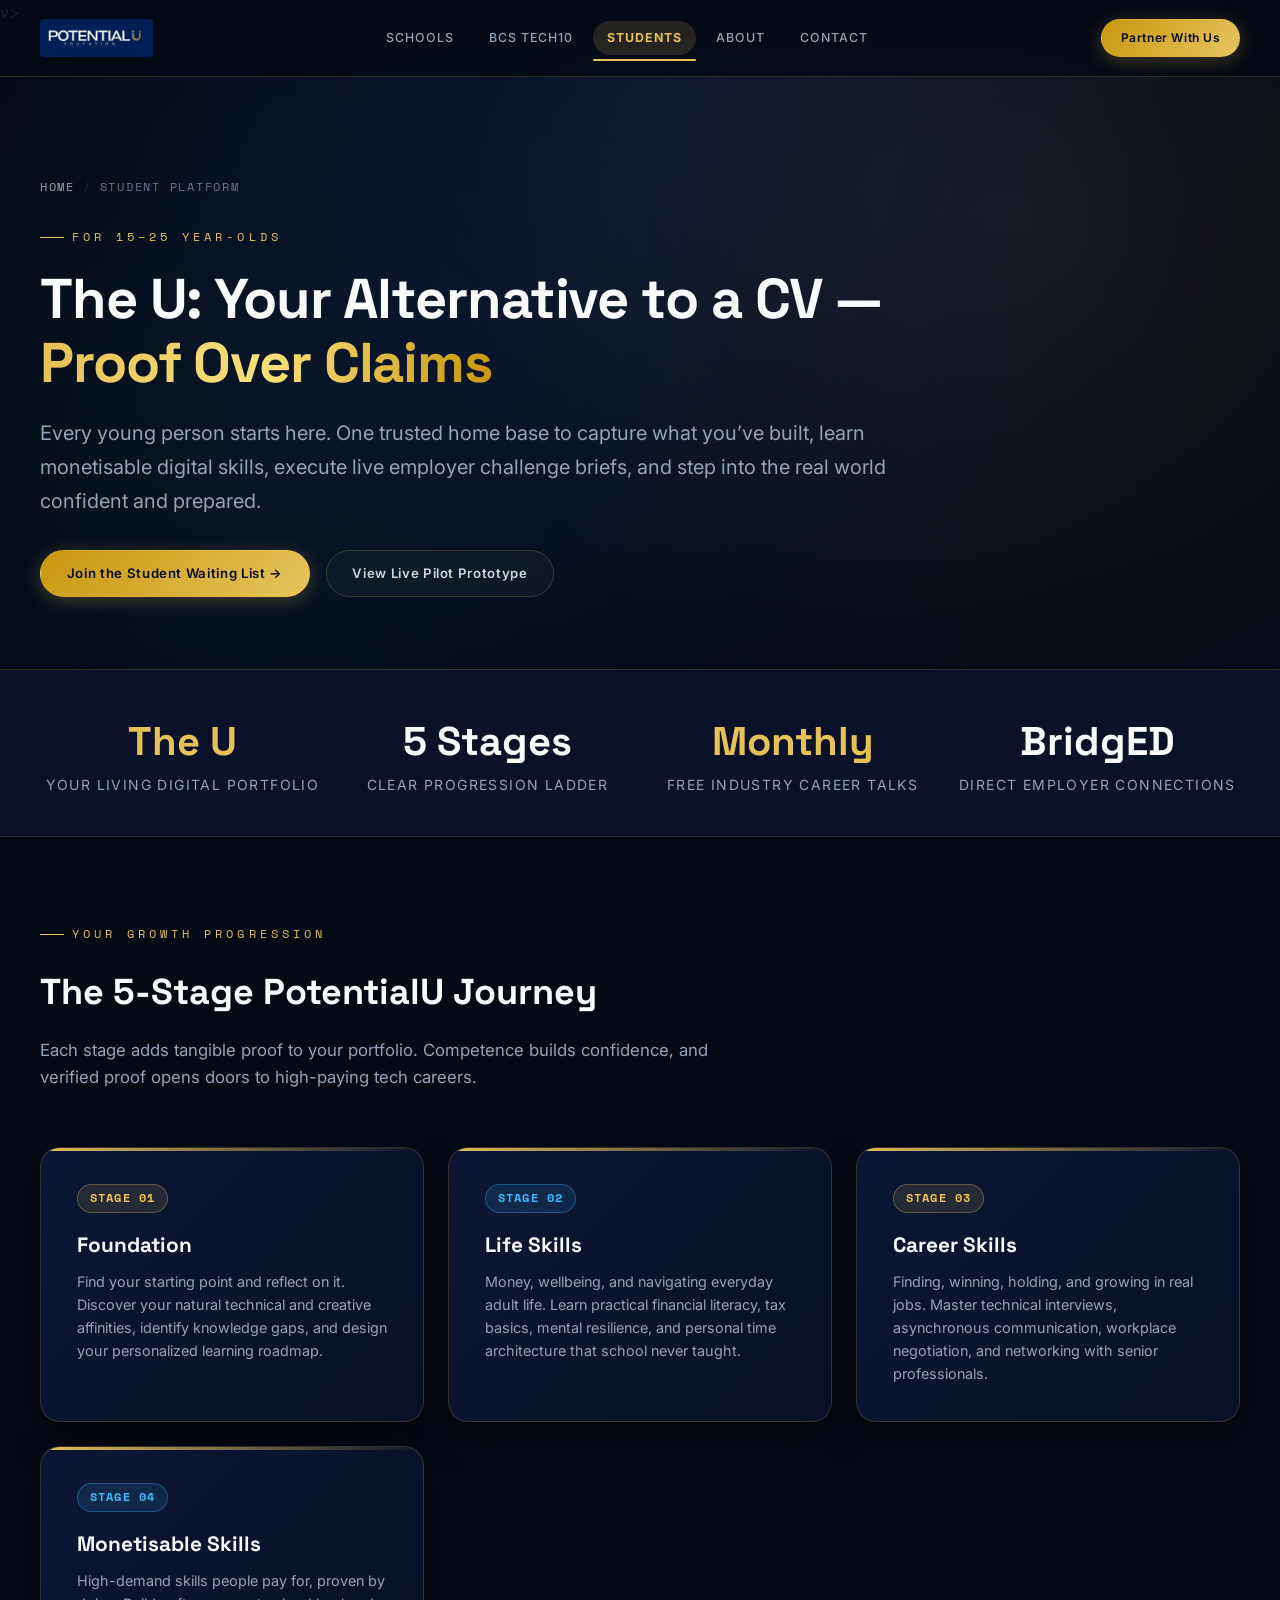
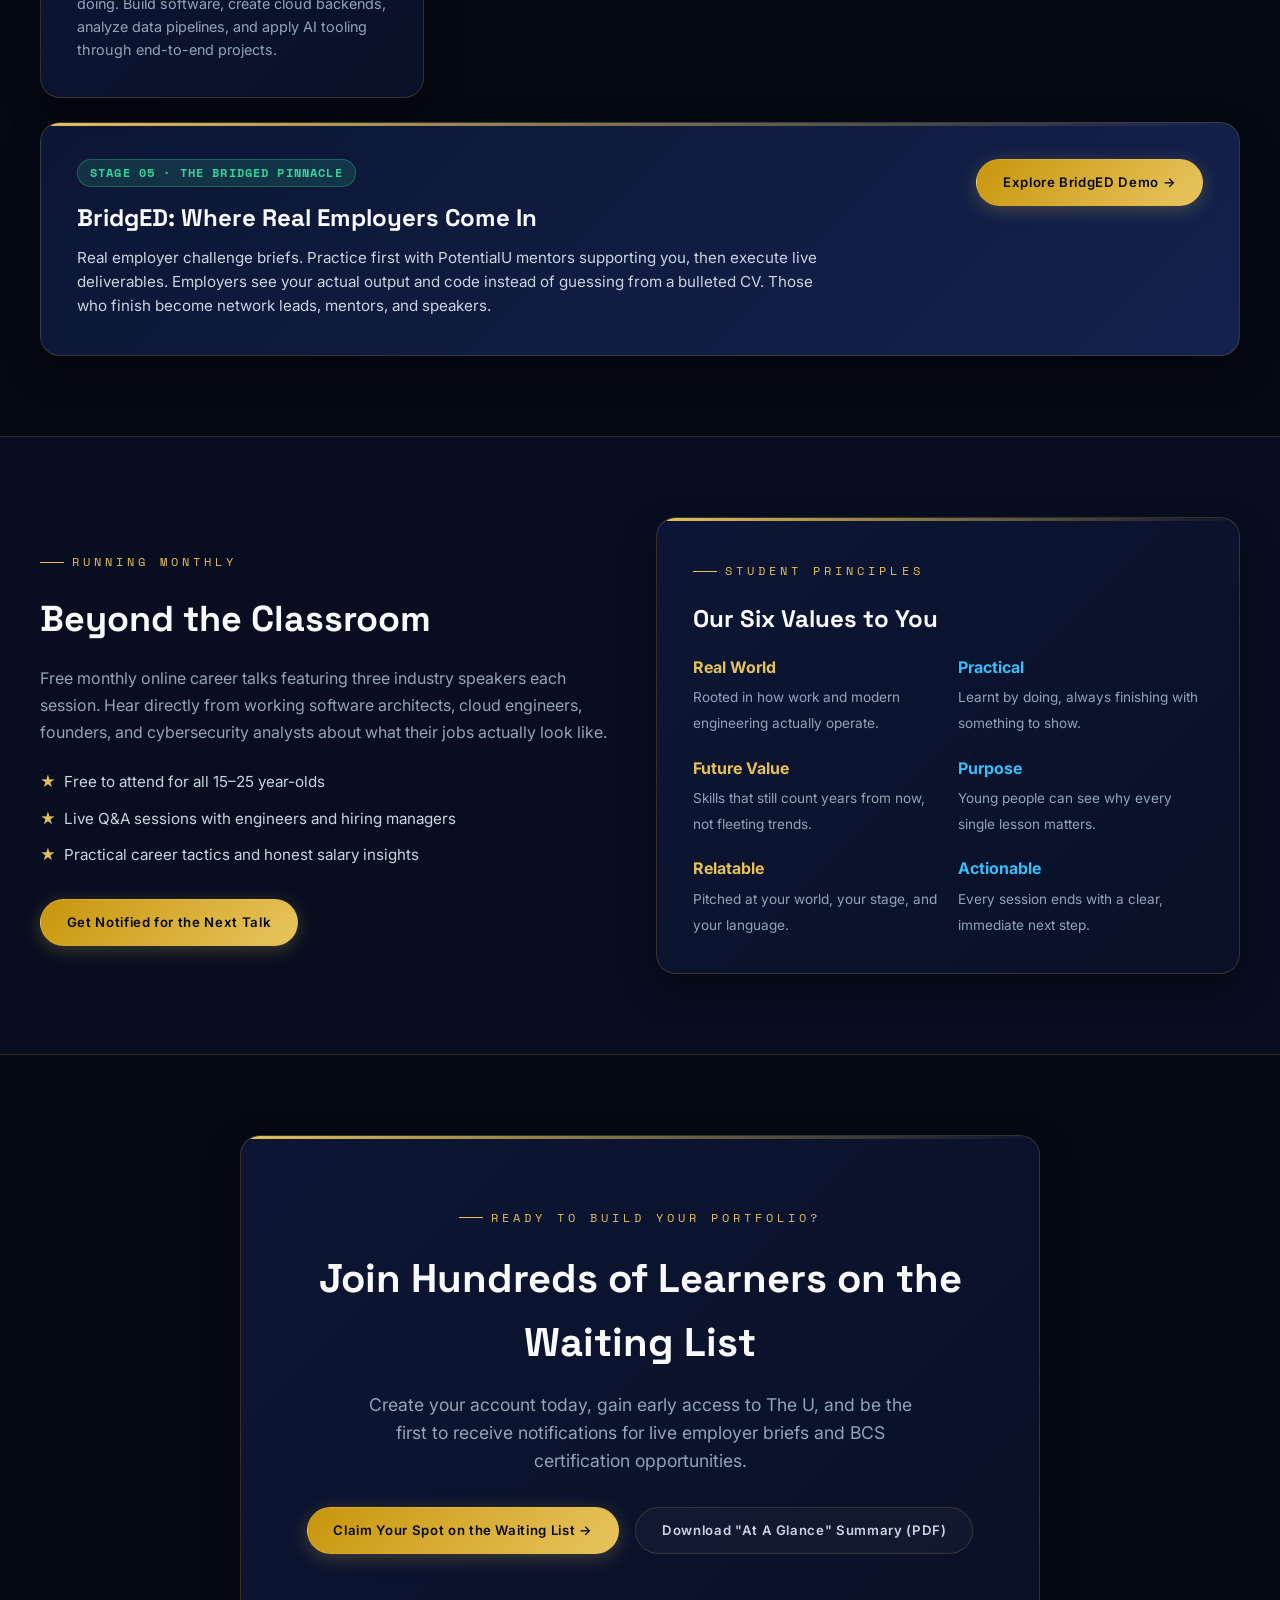
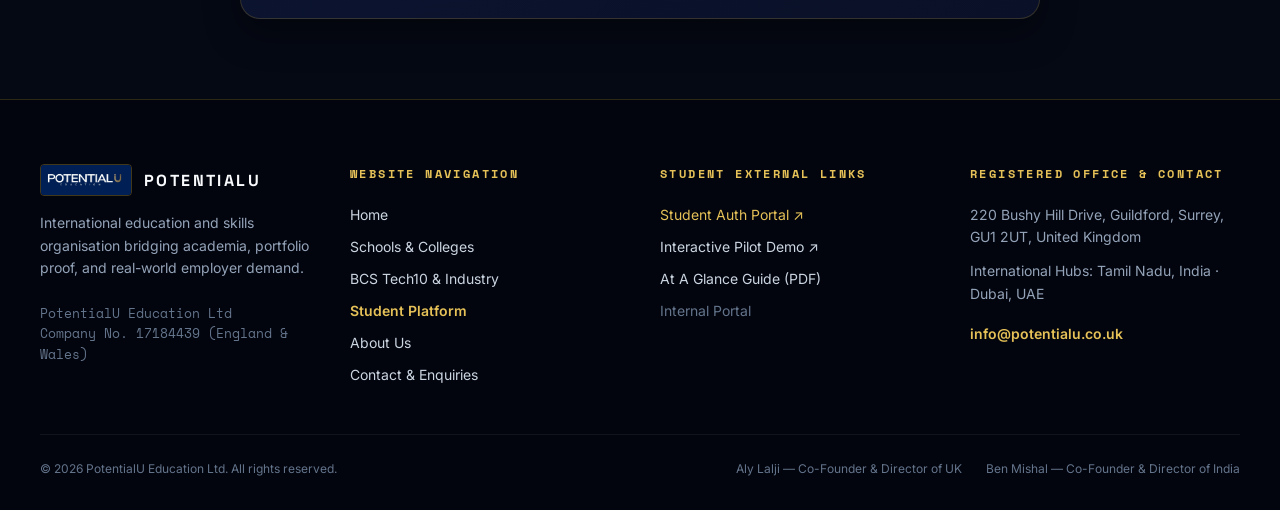
<file: students/index.html>
<!DOCTYPE html>
<html lang="en">
<head>
  <meta charset="UTF-8" />
  <meta name="viewport" content="width=device-width, initial-scale=1.0" />
  <meta name="theme-color" content="#050914" />
  <title>Student Platform & The U Portfolio | PotentialU Education</title>
  <meta name="description" content="Built for 15–25 year-olds. The U is your alternative to a traditional CV — build monetisable skills, work on real employer briefs with BridgED, and earn BCS credentials." />
  <meta name="keywords" content="PotentialU student platform, The U portfolio, alternative to CV, youth tech skills, BridgED, BCS digital badges, UK student careers, tech mentoring" />
  <link rel="canonical" href="https://potentialu.co.uk/students" />

  <!-- Standard Favicons & Google Search Icon Directives (48px multi-resolution priority) -->
  <link rel="icon" type="image/png" sizes="48x48" href="/assets/favicon-48x48.png" />
  <link rel="icon" href="/favicon.ico" sizes="any" />
  <link rel="shortcut icon" href="/favicon.ico" />
  <link rel="icon" type="image/png" sizes="96x96" href="/assets/favicon-96x96.png" />
  <link rel="icon" type="image/png" sizes="192x192" href="/assets/favicon-192x192.png" />
  <link rel="icon" type="image/svg+xml" href="/assets/favicon.svg" />
  <link rel="apple-touch-icon" sizes="180x180" href="/assets/apple-touch-icon.png" />

  <!-- Open Graph -->
  <meta property="og:type" content="website" />
  <meta property="og:url" content="https://potentialu.co.uk/students" />
  <meta property="og:title" content="Student Platform & The U Portfolio | PotentialU Education" />
  <meta property="og:description" content="The alternative to a CV for 15-25 year-olds. Build verified skills, execute live employer briefs, and launch your tech career." />
  <meta property="og:image" content="https://potentialu.co.uk/assets/logo.jpg" />

  <!-- Structured Data (JSON-LD) -->
  <script type="application/ld+json">
  {
    "@context": "https://schema.org",
    "@type": "WebPage",
    "name": "Student Platform & The U Portfolio | PotentialU Education",
    "url": "https://potentialu.co.uk/students",
    "description": "Student platform and alternative portfolio for 15-25 year-olds to build verified technical capability and connect with employers.",
    "breadcrumb": {
      "@type": "BreadcrumbList",
      "itemListElement": [
        { "@type": "ListItem", "position": 1, "name": "Home", "item": "https://potentialu.co.uk/" },
        { "@type": "ListItem", "position": 2, "name": "Student Platform", "item": "https://potentialu.co.uk/students" }
      ]
    }
  }
  </script>

  <link rel="preconnect" href="https://fonts.googleapis.com" />
  <link rel="preconnect" href="https://fonts.gstatic.com" crossorigin />
  <link href="https://fonts.googleapis.com/css2?family=Inter:wght@300;400;500;600;700;800&family=Space+Grotesk:wght@500;600;700;800&family=Space+Mono:wght@400;700&display=swap" rel="stylesheet" />
  <link rel="stylesheet" href="/assets/style.css" />
</head>
<body>

  <!-- Navigation -->
    <header id="navbar">
    <div class="nav-inner">
      <a href="/" class="nav-brand" title="PotentialU Education">
        <img src="/assets/logo.jpg" alt="PotentialU Education" class="nav-logo-img" />
      </a>

      <ul class="nav-links">
        <li><a href="/schools" class="">Schools</a></li>
        <li><a href="/bcs-tech10" class="">BCS Tech10</a></li>
        <li><a href="/students" class="active">Students</a></li>
        <li><a href="/about" class="">About</a></li>
        <li><a href="/contact" class="">Contact</a></li>
      </ul>

      <div class="nav-actions">
        <a href="/contact" class="btn btn-gold btn-sm">Partner With Us</a>
        <button id="mobile-menu-btn" class="mobile-toggle" aria-label="Toggle navigation menu">
          <span></span><span></span><span></span>
        </button>
      </div>
    </div>
  </header>

  <!-- Mobile Drawer -->
    <div id="mobile-drawer" class="mobile-drawer">
    <a href="/" class="mobile-link">Home</a>
    <a href="/schools" class="mobile-link ">Schools & Colleges</a>
    <a href="/bcs-tech10" class="mobile-link ">BCS Tech10 & Industry</a>
    <a href="/students" class="mobile-link active">Student Platform</a>
    <a href="/about" class="mobile-link ">About Us</a>
    <a href="/contact" class="mobile-link ">Contact</a>
    <div style="margin-top:1.5rem;">
      <a href="/contact" class="btn btn-gold" style="width:100%;text-align:center;">Partner With Us</a>
    </div>
  </div>v>

  <!-- Subpage Hero -->
  <header class="subpage-hero">
    <div class="container">
      <div class="subpage-hero-inner">
        <div class="breadcrumb">
          <a href="/">Home</a>
          <span class="breadcrumb-sep">/</span>
          <span>Student Platform</span>
        </div>
        <span class="eyebrow">For 15–25 Year-Olds</span>
        <h1 class="subpage-title">
          The U: Your Alternative to a CV — <span class="text-gold-gradient">Proof Over Claims</span>
        </h1>
        <p class="subpage-desc">
          Every young person starts here. One trusted home base to capture what you’ve built, learn monetisable digital skills, execute live employer challenge briefs, and step into the real world confident and prepared.
        </p>
        <div style="display:flex;flex-wrap:wrap;gap:1rem;">
          <a href="https://test.potentialu.education/auth" target="_blank" rel="noopener noreferrer" class="btn btn-gold">
            Join the Student Waiting List →
          </a>
          <a href="https://test.potentialu.education/pilot" target="_blank" rel="noopener noreferrer" class="btn btn-ghost">
            View Live Pilot Prototype
          </a>
        </div>
      </div>
    </div>
  </header>

  <!-- Key Student Pillars -->
  <section style="background:var(--bg-mid);border-bottom:1px solid var(--gold-border);padding:2.5rem 0;">
    <div class="container">
      <div class="grid-4" style="text-align:center;">
        <div>
          <div style="font-family:'Space Grotesk';font-size:2.5rem;font-weight:800;color:var(--gold-primary);">The U</div>
          <div style="font-size:0.875rem;color:var(--text-muted);text-transform:uppercase;letter-spacing:0.1em;">Your Living Digital Portfolio</div>
        </div>
        <div>
          <div style="font-family:'Space Grotesk';font-size:2.5rem;font-weight:800;color:var(--text-white);">5 Stages</div>
          <div style="font-size:0.875rem;color:var(--text-muted);text-transform:uppercase;letter-spacing:0.1em;">Clear Progression Ladder</div>
        </div>
        <div>
          <div style="font-family:'Space Grotesk';font-size:2.5rem;font-weight:800;color:var(--gold-primary);">Monthly</div>
          <div style="font-size:0.875rem;color:var(--text-muted);text-transform:uppercase;letter-spacing:0.1em;">Free Industry Career Talks</div>
        </div>
        <div>
          <div style="font-family:'Space Grotesk';font-size:2.5rem;font-weight:800;color:var(--text-white);">BridgED</div>
          <div style="font-size:0.875rem;color:var(--text-muted);text-transform:uppercase;letter-spacing:0.1em;">Direct Employer Connections</div>
        </div>
      </div>
    </div>
  </section>

  <!-- The 5-Stage Journey Section -->
  <section class="section" style="padding:5rem 0;">
    <div class="container">
      <div style="max-width:44rem;margin-bottom:3.5rem;">
        <span class="eyebrow">Your Growth Progression</span>
        <h2 style="font-family:'Space Grotesk';font-size:2.25rem;font-weight:800;margin-bottom:1rem;">
          The 5-Stage PotentialU Journey
        </h2>
        <p style="color:var(--text-muted);font-size:1.05rem;">
          Each stage adds tangible proof to your portfolio. Competence builds confidence, and verified proof opens doors to high-paying tech careers.
        </p>
      </div>

      <div class="grid-3">
        <!-- Stage 1 -->
        <div class="highlight-box">
          <div class="badge-tag" style="margin-bottom:1rem;">Stage 01</div>
          <h3 style="font-family:'Space Grotesk';font-size:1.3rem;font-weight:700;margin-bottom:0.5rem;">Foundation</h3>
          <p style="color:var(--text-muted);font-size:0.9rem;line-height:1.6;">
            Find your starting point and reflect on it. Discover your natural technical and creative affinities, identify knowledge gaps, and design your personalized learning roadmap.
          </p>
        </div>

        <!-- Stage 2 -->
        <div class="highlight-box">
          <div class="badge-tag badge-tag-cyan" style="margin-bottom:1rem;">Stage 02</div>
          <h3 style="font-family:'Space Grotesk';font-size:1.3rem;font-weight:700;margin-bottom:0.5rem;">Life Skills</h3>
          <p style="color:var(--text-muted);font-size:0.9rem;line-height:1.6;">
            Money, wellbeing, and navigating everyday adult life. Learn practical financial literacy, tax basics, mental resilience, and personal time architecture that school never taught.
          </p>
        </div>

        <!-- Stage 3 -->
        <div class="highlight-box">
          <div class="badge-tag" style="margin-bottom:1rem;">Stage 03</div>
          <h3 style="font-family:'Space Grotesk';font-size:1.3rem;font-weight:700;margin-bottom:0.5rem;">Career Skills</h3>
          <p style="color:var(--text-muted);font-size:0.9rem;line-height:1.6;">
            Finding, winning, holding, and growing in real jobs. Master technical interviews, asynchronous communication, workplace negotiation, and networking with senior professionals.
          </p>
        </div>

        <!-- Stage 4 -->
        <div class="highlight-box">
          <div class="badge-tag badge-tag-cyan" style="margin-bottom:1rem;">Stage 04</div>
          <h3 style="font-family:'Space Grotesk';font-size:1.3rem;font-weight:700;margin-bottom:0.5rem;">Monetisable Skills</h3>
          <p style="color:var(--text-muted);font-size:0.9rem;line-height:1.6;">
            High-demand skills people pay for, proven by doing. Build software, create cloud backends, analyze data pipelines, and apply AI tooling through end-to-end projects.
          </p>
        </div>

        <!-- Stage 5 -->
        <div class="highlight-box" style="grid-column:1 / -1;background:linear-gradient(135deg, rgba(13,23,54,0.95) 0%, rgba(20,35,80,0.95) 100%);">
          <div style="display:flex;justify-content:space-between;align-items:flex-start;flex-wrap:wrap;gap:1rem;">
            <div>
              <div class="badge-tag" style="margin-bottom:0.75rem;background:rgba(52,211,153,0.15);color:#34D399;border-color:rgba(52,211,153,0.3);">Stage 05 · The BridgED Pinnacle</div>
              <h3 style="font-family:'Space Grotesk';font-size:1.5rem;font-weight:700;margin-bottom:0.5rem;">BridgED: Where Real Employers Come In</h3>
              <p style="color:var(--text-sub);font-size:0.95rem;max-width:48rem;line-height:1.6;">
                Real employer challenge briefs. Practice first with PotentialU mentors supporting you, then execute live deliverables. Employers see your actual output and code instead of guessing from a bulleted CV. Those who finish become network leads, mentors, and speakers.
              </p>
            </div>
            <a href="https://test.potentialu.education/pilot" target="_blank" rel="noopener noreferrer" class="btn btn-gold">
              Explore BridgED Demo →
            </a>
          </div>
        </div>
      </div>
    </div>
  </section>

  <!-- Beyond the Classroom & Community -->
  <section style="background:rgba(10,17,40,0.6);border-top:1px solid var(--gold-border);border-bottom:1px solid var(--gold-border);padding:5rem 0;">
    <div class="container">
      <div class="grid-2" style="align-items:center;">
        <div>
          <span class="eyebrow">Running Monthly</span>
          <h2 style="font-family:'Space Grotesk';font-size:2.25rem;font-weight:800;margin-bottom:1rem;">
            Beyond the Classroom
          </h2>
          <p style="color:var(--text-muted);line-height:1.7;margin-bottom:1.5rem;">
            Free monthly online career talks featuring three industry speakers each session. Hear directly from working software architects, cloud engineers, founders, and cybersecurity analysts about what their jobs actually look like.
          </p>
          <ul style="list-style:none;padding:0;color:var(--text-sub);font-size:0.95rem;display:flex;flex-direction:column;gap:0.75rem;margin-bottom:2rem;">
            <li style="display:flex;align-items:center;gap:0.5rem;"><span style="color:var(--gold-primary);">★</span> Free to attend for all 15–25 year-olds</li>
            <li style="display:flex;align-items:center;gap:0.5rem;"><span style="color:var(--gold-primary);">★</span> Live Q&A sessions with engineers and hiring managers</li>
            <li style="display:flex;align-items:center;gap:0.5rem;"><span style="color:var(--gold-primary);">★</span> Practical career tactics and honest salary insights</li>
          </ul>
          <a href="https://test.potentialu.education/auth" target="_blank" rel="noopener noreferrer" class="btn btn-gold">Get Notified for the Next Talk</a>
        </div>

        <div class="highlight-box">
          <span class="eyebrow">Student Principles</span>
          <h3 style="font-family:'Space Grotesk';font-size:1.5rem;font-weight:700;margin-bottom:1rem;">Our Six Values to You</h3>
          <div style="display:grid;grid-template-columns:1fr 1fr;gap:1.25rem;">
            <div>
              <strong style="color:var(--gold-primary);display:block;margin-bottom:0.25rem;">Real World</strong>
              <span style="font-size:0.85rem;color:var(--text-muted);">Rooted in how work and modern engineering actually operate.</span>
            </div>
            <div>
              <strong style="color:var(--status-active);display:block;margin-bottom:0.25rem;">Practical</strong>
              <span style="font-size:0.85rem;color:var(--text-muted);">Learnt by doing, always finishing with something to show.</span>
            </div>
            <div>
              <strong style="color:var(--gold-primary);display:block;margin-bottom:0.25rem;">Future Value</strong>
              <span style="font-size:0.85rem;color:var(--text-muted);">Skills that still count years from now, not fleeting trends.</span>
            </div>
            <div>
              <strong style="color:var(--status-active);display:block;margin-bottom:0.25rem;">Purpose</strong>
              <span style="font-size:0.85rem;color:var(--text-muted);">Young people can see why every single lesson matters.</span>
            </div>
            <div>
              <strong style="color:var(--gold-primary);display:block;margin-bottom:0.25rem;">Relatable</strong>
              <span style="font-size:0.85rem;color:var(--text-muted);">Pitched at your world, your stage, and your language.</span>
            </div>
            <div>
              <strong style="color:var(--status-active);display:block;margin-bottom:0.25rem;">Actionable</strong>
              <span style="font-size:0.85rem;color:var(--text-muted);">Every session ends with a clear, immediate next step.</span>
            </div>
          </div>
        </div>
      </div>
    </div>
  </section>

  <!-- CTA Box -->
  <section class="section" style="padding:5rem 0;">
    <div class="container">
      <div class="highlight-box" style="text-align:center;padding:4rem 2rem;max-width:50rem;margin:0 auto;">
        <span class="eyebrow" style="justify-content:center;">Ready to Build Your Portfolio?</span>
        <h2 style="font-family:'Space Grotesk';font-size:2.5rem;font-weight:800;margin-bottom:1rem;">
          Join Hundreds of Learners on the Waiting List
        </h2>
        <p style="color:var(--text-muted);font-size:1.1rem;margin-bottom:2rem;max-width:36rem;margin-left:auto;margin-right:auto;">
          Create your account today, gain early access to The U, and be the first to receive notifications for live employer briefs and BCS certification opportunities.
        </p>
        <div style="display:flex;justify-content:center;gap:1rem;flex-wrap:wrap;">
          <a href="https://test.potentialu.education/auth" target="_blank" rel="noopener noreferrer" class="btn btn-gold">
            Claim Your Spot on the Waiting List →
          </a>
          <a href="/assets/PotentialU-At-A-Glance.pdf" download class="btn btn-ghost">
            Download "At A Glance" Summary (PDF)
          </a>
        </div>
      </div>
    </div>
  </section>

  <!-- Footer -->
  <footer style="background:#02050E;border-top:1px solid var(--gold-border);padding:4rem 0 2rem;">
    <div class="container">
      <div style="display:grid;grid-template-columns:repeat(auto-fit, minmax(220px, 1fr));gap:2.5rem;margin-bottom:3rem;">
        <div>
          <div style="display:flex;align-items:center;gap:0.75rem;margin-bottom:1rem;">
            <img src="/assets/logo.jpg" alt="PotentialU Logo" style="height:2rem;border-radius:4px;border:1px solid rgba(212,175,55,0.3);" />
            <span style="font-family:'Space Grotesk';font-weight:700;letter-spacing:0.15em;text-transform:uppercase;">PotentialU</span>
          </div>
          <p style="font-size:0.875rem;color:var(--text-muted);line-height:1.6;margin-bottom:1.5rem;">
            International education and skills organisation bridging academia, portfolio proof, and real-world employer demand.
          </p>
          <div style="font-size:0.8rem;color:var(--text-dim);font-family:'Space Mono';">
            PotentialU Education Ltd<br />
            Company No. 17184439 (England & Wales)
          </div>
        </div>

        <div>
          <h4 style="font-family:'Space Mono';font-size:0.75rem;text-transform:uppercase;letter-spacing:0.2em;color:var(--gold-primary);margin-bottom:1.25rem;">Website Navigation</h4>
          <ul style="list-style:none;padding:0;display:flex;flex-direction:column;gap:0.6rem;font-size:0.875rem;">
            <li><a href="/" style="color:var(--text-sub);text-decoration:none;">Home</a></li>
            <li><a href="/schools" style="color:var(--text-sub);text-decoration:none;">Schools & Colleges</a></li>
            <li><a href="/bcs-tech10" style="color:var(--text-sub);text-decoration:none;">BCS Tech10 & Industry</a></li>
            <li><a href="/students" style="color:var(--gold-primary);text-decoration:none;font-weight:600;">Student Platform</a></li>
            <li><a href="/about" style="color:var(--text-sub);text-decoration:none;">About Us</a></li>
            <li><a href="/contact" style="color:var(--text-sub);text-decoration:none;">Contact & Enquiries</a></li>
          </ul>
        </div>

        <div>
          <h4 style="font-family:'Space Mono';font-size:0.75rem;text-transform:uppercase;letter-spacing:0.2em;color:var(--gold-primary);margin-bottom:1.25rem;">Student External Links</h4>
          <ul style="list-style:none;padding:0;display:flex;flex-direction:column;gap:0.6rem;font-size:0.875rem;">
            <li><a href="https://test.potentialu.education/auth" target="_blank" rel="noopener noreferrer" style="color:var(--gold-primary);text-decoration:none;">Student Auth Portal ↗</a></li>
            <li><a href="https://test.potentialu.education/pilot" target="_blank" rel="noopener noreferrer" style="color:var(--text-sub);text-decoration:none;">Interactive Pilot Demo ↗</a></li>
            <li><a href="/assets/PotentialU-At-A-Glance.pdf" download style="color:var(--text-sub);text-decoration:none;">At A Glance Guide (PDF)</a></li>
            <li><a href="/admin.html" style="color:var(--text-dim);text-decoration:none;">Internal Portal</a></li>
          </ul>
        </div>

        <div>
          <h4 style="font-family:'Space Mono';font-size:0.75rem;text-transform:uppercase;letter-spacing:0.2em;color:var(--gold-primary);margin-bottom:1.25rem;">Registered Office & Contact</h4>
          <p style="font-size:0.875rem;color:var(--text-muted);line-height:1.6;margin-bottom:0.75rem;">
            220 Bushy Hill Drive, Guildford, Surrey, GU1 2UT, United Kingdom
          </p>
          <p style="font-size:0.875rem;color:var(--text-muted);line-height:1.6;margin-bottom:1rem;">
            International Hubs: Tamil Nadu, India · Dubai, UAE
          </p>
          <a href="mailto:info@potentialu.co.uk" style="color:var(--gold-primary);font-size:0.875rem;text-decoration:none;font-weight:600;">info@potentialu.co.uk</a>
        </div>
      </div>

      <div style="border-top:1px solid rgba(255,255,255,0.06);padding-top:1.5rem;display:flex;justify-content:space-between;align-items:center;flex-wrap:wrap;gap:1rem;font-size:0.75rem;color:var(--text-dim);">
        <div>&copy; 2026 PotentialU Education Ltd. All rights reserved.</div>
        <div style="display:flex;gap:1.5rem;">
          <span>Aly Lalji — Co-Founder & Director of UK</span>
          <span>Ben Mishal — Co-Founder & Director of India</span>
        </div>
      </div>
    </div>
  </footer>

  <script>
    // Mobile Drawer Toggle
    const menuBtn = document.getElementById('mobile-menu-btn');
    const drawer = document.getElementById('mobile-drawer');
    if (menuBtn && drawer) {
      menuBtn.addEventListener('click', () => {
        drawer.classList.toggle('open');
      });
    }
  </script>

  <script>
    // Header Glassmorphism Scroll Effect
    window.addEventListener('scroll', () => {
      const nav = document.getElementById('navbar');
      if (nav) {
        if (window.scrollY > 20) {
          nav.classList.add('scrolled');
        } else {
          nav.classList.remove('scrolled');
        }
      }
    }, { passive: true });

    // Animated Mobile Toggle
    const menuBtn = document.getElementById('mobile-menu-btn');
    const drawer = document.getElementById('mobile-drawer');
    if (menuBtn && drawer) {
      menuBtn.addEventListener('click', () => {
        menuBtn.classList.toggle('active');
        drawer.classList.toggle('open');
      });
    }

    // Snappy Scroll-Reveal Observer
    if ('IntersectionObserver' in window) {
      const observer = new IntersectionObserver((entries) => {
        entries.forEach(entry => {
          if (entry.isIntersecting) {
            entry.target.classList.add('active');
            observer.unobserve(entry.target);
          }
        });
      }, { threshold: 0.1, rootMargin: '0px 0px -40px 0px' });

      document.querySelectorAll('.pillar-card, .step-card, .region-card, .highlight-box, .competency-card, .founder-card, .section-header').forEach(el => {
        el.classList.add('reveal');
        observer.observe(el);
      });
    }
  </script>

</body>
</html>
</file>
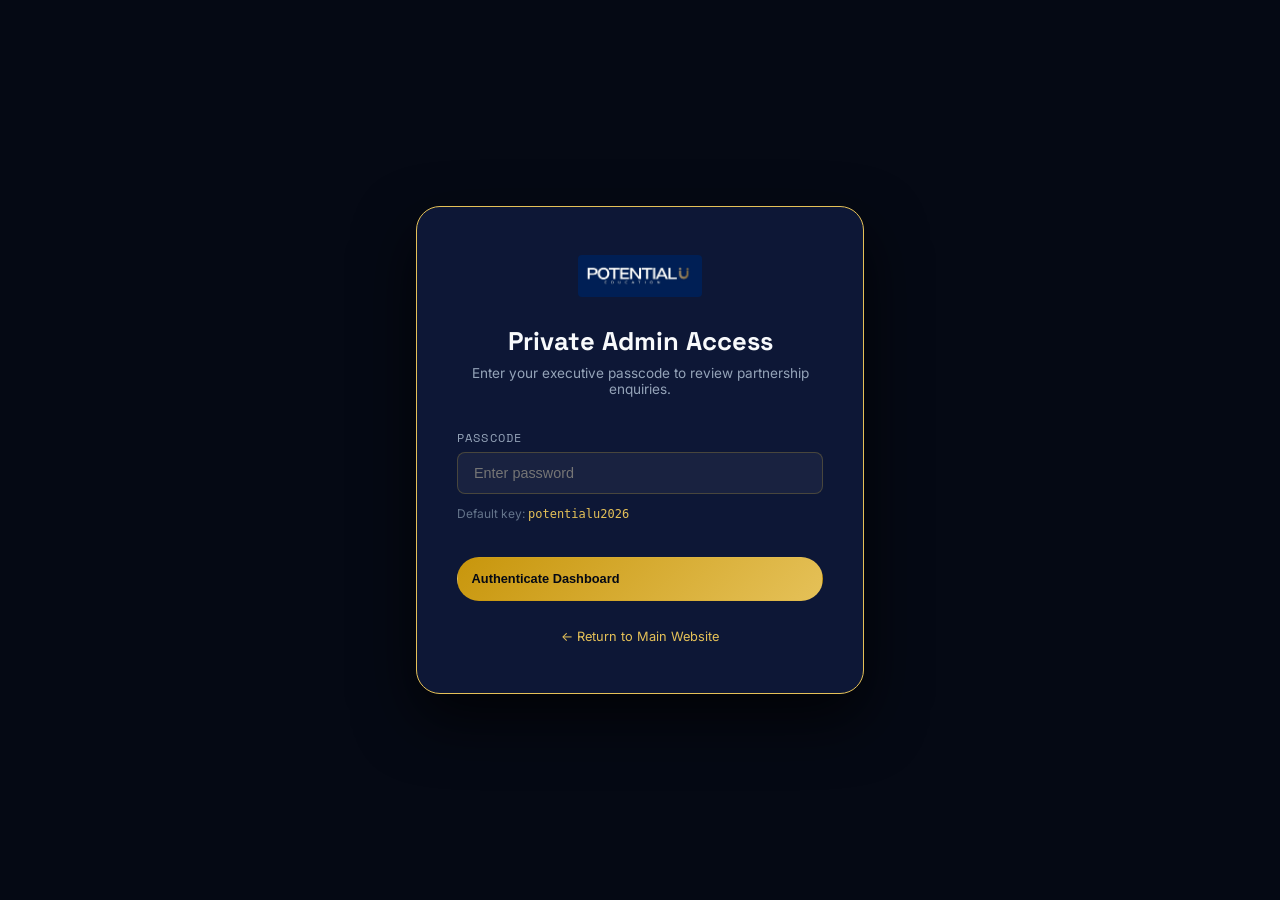
<file: admin.html>
<!DOCTYPE html>
<html lang="en">
<head>
  <meta charset="UTF-8" />
  <meta name="viewport" content="width=device-width, initial-scale=1.0" />
  <title>PotentialU Education — Private Enquiry Dashboard</title>
  
  <!-- Favicons -->
  <link rel="icon" type="image/svg+xml" href="/assets/favicon.svg" />
  <link rel="icon" type="image/png" sizes="48x48" href="/assets/favicon-48x48.png" />
  <link rel="shortcut icon" href="/favicon.ico" />
  <link rel="apple-touch-icon" sizes="180x180" href="/assets/apple-touch-icon.png" />
  
  <link rel="preconnect" href="https://fonts.googleapis.com" />
  <link rel="preconnect" href="https://fonts.gstatic.com" crossorigin />
  <link href="https://fonts.googleapis.com/css2?family=Inter:wght@400;500;600;700;800&family=Space+Grotesk:wght@500;600;700&family=Space+Mono:wght@400;700&display=swap" rel="stylesheet" />

  <style>
    *, *::before, *::after { box-sizing: border-box; margin: 0; padding: 0; }
    
    :root {
      --gold-primary: #E5C158;
      --gold-deep: #C8960C;
      --gold-border: rgba(212, 175, 55, 0.25);
      --bg-deep: #050914;
      --bg-mid: #0A1128;
      --bg-card: #0D1736;
      --bg-hover: #13224E;
      --text-white: #F8FAFC;
      --text-muted: #94A3B8;
      --text-dim: #64748B;
      
      --badge-pending: #F59E0B;
      --badge-contacted: #10B981;
      --badge-archived: #6B7280;
    }

    body {
      background: var(--bg-deep);
      color: var(--text-white);
      font-family: 'Inter', ui-sans-serif, system-ui, sans-serif;
      min-height: 100vh;
      display: flex;
      flex-direction: column;
    }

    /* Header */
    header {
      background: var(--bg-mid);
      border-bottom: 1px solid var(--gold-border);
      position: sticky;
      top: 0;
      z-index: 50;
    }
    .header-inner {
      max-width: 84rem;
      margin: 0 auto;
      padding: 1.25rem 2rem;
      display: flex;
      align-items: center;
      justify-content: space-between;
    }
    .brand-wrap {
      display: flex;
      align-items: center;
      gap: 1rem;
    }
    .brand-logo {
      height: 2.2rem;
      width: auto;
      border-radius: 4px;
      border: 1px solid var(--gold-border);
    }
    .brand-title {
      font-family: 'Space Grotesk', sans-serif;
      font-size: 1rem;
      font-weight: 700;
      letter-spacing: 0.1em;
      color: var(--text-white);
    }
    .badge-admin {
      background: rgba(229, 193, 88, 0.12);
      border: 1px solid var(--gold-primary);
      color: var(--gold-primary);
      padding: 0.2rem 0.6rem;
      border-radius: 9999px;
      font-size: 0.65rem;
      font-family: 'Space Mono', monospace;
      text-transform: uppercase;
      letter-spacing: 0.15em;
    }
    .header-actions {
      display: flex;
      align-items: center;
      gap: 1rem;
    }

    /* Buttons */
    .btn {
      display: inline-flex;
      align-items: center;
      gap: 0.5rem;
      padding: 0.6rem 1.25rem;
      font-size: 0.8rem;
      font-weight: 600;
      border-radius: 9999px;
      cursor: pointer;
      text-decoration: none;
      transition: all 0.25s;
      border: 1px solid transparent;
    }
    .btn-gold {
      background: linear-gradient(135deg, var(--gold-deep), var(--gold-primary));
      color: var(--bg-deep);
    }
    .btn-gold:hover {
      box-shadow: 0 4px 15px rgba(229,193,88,0.3);
      transform: translateY(-1px);
    }
    .btn-outline {
      background: rgba(255, 255, 255, 0.04);
      border-color: var(--gold-border);
      color: var(--text-white);
    }
    .btn-outline:hover {
      background: rgba(212, 175, 55, 0.1);
      border-color: var(--gold-primary);
    }
    .btn-danger {
      background: rgba(239, 68, 68, 0.1);
      border-color: rgba(239, 68, 68, 0.4);
      color: #F87171;
    }
    .btn-danger:hover {
      background: rgba(239, 68, 68, 0.2);
    }
    .btn-sm {
      padding: 0.35rem 0.85rem;
      font-size: 0.75rem;
    }

    /* Main Container */
    main {
      flex: 1;
      max-width: 84rem;
      width: 100%;
      margin: 0 auto;
      padding: 2.5rem 2rem;
    }

    /* Stats Overview */
    .stats-row {
      display: grid;
      gap: 1.5rem;
      margin-bottom: 2.5rem;
      grid-template-columns: repeat(auto-fit, minmax(13rem, 1fr));
    }
    .stat-card {
      background: var(--bg-card);
      border: 1px solid var(--gold-border);
      border-radius: 1rem;
      padding: 1.5rem;
    }
    .stat-num {
      font-family: 'Space Grotesk', sans-serif;
      font-size: 2.2rem;
      font-weight: 700;
      color: var(--gold-primary);
      margin-bottom: 0.25rem;
    }
    .stat-label {
      font-size: 0.8rem;
      color: var(--text-muted);
      text-transform: uppercase;
      letter-spacing: 0.1em;
      font-family: 'Space Mono', monospace;
    }

    /* Controls Bar */
    .controls-bar {
      display: flex;
      flex-wrap: wrap;
      align-items: center;
      justify-content: space-between;
      gap: 1.25rem;
      margin-bottom: 2rem;
      background: var(--bg-card);
      border: 1px solid var(--gold-border);
      border-radius: 1rem;
      padding: 1.25rem 1.75rem;
    }
    .search-box {
      display: flex;
      align-items: center;
      gap: 0.75rem;
      background: rgba(255, 255, 255, 0.04);
      border: 1px solid var(--gold-border);
      border-radius: 9999px;
      padding: 0.5rem 1.25rem;
      min-width: 18rem;
    }
    .search-input {
      background: transparent;
      border: none;
      outline: none;
      color: var(--text-white);
      font-size: 0.85rem;
      width: 100%;
    }
    .filter-tabs {
      display: flex;
      align-items: center;
      gap: 0.5rem;
      background: rgba(5, 9, 20, 0.6);
      padding: 0.35rem;
      border-radius: 9999px;
      border: 1px solid var(--gold-border);
    }
    .tab-btn {
      background: transparent;
      border: none;
      color: var(--text-muted);
      padding: 0.45rem 1.15rem;
      font-size: 0.75rem;
      font-weight: 600;
      border-radius: 9999px;
      cursor: pointer;
      transition: all 0.2s;
    }
    .tab-btn.active {
      background: var(--gold-primary);
      color: var(--bg-deep);
    }

    /* Enquiries Table / Cards */
    .table-container {
      background: var(--bg-card);
      border: 1px solid var(--gold-border);
      border-radius: 1.25rem;
      overflow: hidden;
      box-shadow: 0 10px 40px rgba(0,0,0,0.4);
    }
    table {
      width: 100%;
      border-collapse: collapse;
      text-align: left;
    }
    th {
      background: rgba(5, 9, 20, 0.5);
      padding: 1.25rem 1.5rem;
      font-family: 'Space Mono', monospace;
      font-size: 0.72rem;
      text-transform: uppercase;
      letter-spacing: 0.15em;
      color: var(--gold-primary);
      border-bottom: 1px solid var(--gold-border);
    }
    td {
      padding: 1.35rem 1.5rem;
      border-bottom: 1px solid rgba(212, 175, 55, 0.1);
      font-size: 0.875rem;
      vertical-align: top;
    }
    tr:hover td {
      background: var(--bg-hover);
    }
    .status-badge {
      display: inline-block;
      padding: 0.25rem 0.75rem;
      border-radius: 9999px;
      font-size: 0.7rem;
      font-weight: 600;
      text-transform: uppercase;
      letter-spacing: 0.1em;
      font-family: 'Space Mono', monospace;
    }
    .badge-Pending {
      background: rgba(245, 158, 11, 0.15);
      border: 1px solid var(--badge-pending);
      color: var(--badge-pending);
    }
    .badge-Contacted {
      background: rgba(16, 185, 129, 0.15);
      border: 1px solid var(--badge-contacted);
      color: var(--badge-contacted);
    }
    .badge-Archived {
      background: rgba(107, 114, 128, 0.15);
      border: 1px solid var(--badge-archived);
      color: var(--badge-archived);
    }
    .action-group {
      display: flex;
      flex-wrap: wrap;
      gap: 0.5rem;
    }

    /* Modal for Password Change / Message Details */
    .modal-overlay {
      position: fixed;
      inset: 0;
      background: rgba(5, 9, 20, 0.85);
      backdrop-filter: blur(8px);
      z-index: 100;
      display: none;
      align-items: center;
      justify-content: center;
      padding: 1.5rem;
    }
    .modal-overlay.open {
      display: flex;
    }
    .modal-box {
      background: var(--bg-card);
      border: 1px solid var(--gold-primary);
      border-radius: 1.25rem;
      width: 100%;
      max-width: 32rem;
      padding: 2.25rem;
      box-shadow: 0 25px 60px rgba(0,0,0,0.8);
      position: relative;
    }
    .modal-close {
      position: absolute;
      top: 1.25rem;
      right: 1.25rem;
      background: none;
      border: none;
      color: var(--text-muted);
      font-size: 1.5rem;
      cursor: pointer;
    }
    .modal-close:hover { color: var(--gold-primary); }
    .form-group {
      display: flex;
      flex-direction: column;
      gap: 0.4rem;
      margin-bottom: 1.25rem;
    }
    .form-label {
      font-family: 'Space Mono', monospace;
      font-size: 0.72rem;
      text-transform: uppercase;
      letter-spacing: 0.1em;
      color: var(--text-muted);
    }
    .form-input {
      background: rgba(255, 255, 255, 0.05);
      border: 1px solid var(--gold-border);
      border-radius: 0.5rem;
      padding: 0.75rem 1rem;
      color: var(--text-white);
      outline: none;
      font-size: 0.9rem;
    }
    .form-input:focus {
      border-color: var(--gold-primary);
    }

    /* Login gate when not authenticated */
    #loginGate {
      min-height: 100vh;
      display: flex;
      align-items: center;
      justify-content: center;
      padding: 2rem;
    }
    .login-card {
      background: var(--bg-card);
      border: 1px solid var(--gold-primary);
      border-radius: 1.5rem;
      max-width: 28rem;
      width: 100%;
      padding: 3rem 2.5rem;
      box-shadow: 0 25px 60px rgba(0,0,0,0.7);
      text-align: center;
    }
    .empty-state {
      padding: 4rem 2rem;
      text-align: center;
      color: var(--text-muted);
    }
  </style>
</head>
<body>

  <!-- =========================================
       LOGIN GATE
       ========================================= -->
  <div id="loginGate">
    <div class="login-card">
      <img src="assets/logo.jpg" alt="PotentialU" style="height:2.6rem;margin-bottom:1.5rem;border-radius:4px;" />
      <h2 style="font-family:'Space Grotesk',sans-serif;font-size:1.6rem;margin-bottom:0.5rem;">Private Admin Access</h2>
      <p style="font-size:0.85rem;color:var(--text-muted);margin-bottom:2rem;">Enter your executive passcode to review partnership enquiries.</p>

      <form onsubmit="handleLogin(event)">
        <div class="form-group" style="text-align:left;">
          <label class="form-label">Passcode</label>
          <input type="password" id="gatePass" class="form-input" placeholder="Enter password" required />
          <span style="font-size:0.75rem;color:var(--text-dim);margin-top:0.35rem;">Default key: <code style="color:var(--gold-primary);">potentialu2026</code></span>
        </div>
        <button type="submit" class="btn btn-gold" style="width:100%;margin-top:1rem;padding:0.85rem;">
          Authenticate Dashboard
        </button>
      </form>
      <div style="margin-top:1.5rem;">
        <a href="index.html" style="font-size:0.8rem;color:var(--gold-primary);text-decoration:none;">← Return to Main Website</a>
      </div>
    </div>
  </div>

  <!-- =========================================
       DASHBOARD MAIN INTERFACE
       ========================================= -->
  <div id="dashboardApp" style="display:none;min-height:100vh;flex-direction:column;">
    <header>
      <div class="header-inner">
        <div class="brand-wrap">
          <img src="assets/logo.jpg" alt="PotentialU Education" class="brand-logo" />
          <div>
            <div style="display:flex;align-items:center;gap:0.75rem;">
              <span class="brand-title">PotentialU Education</span>
              <span class="badge-admin">Admin Portal</span>
            </div>
            <span style="font-size:0.75rem;color:var(--text-dim);">HQ: Guildford, UK · Registered Office: GU1 2UT</span>
          </div>
        </div>

        <div class="header-actions">
          <button onclick="openPasswordModal()" class="btn btn-outline btn-sm">
            <svg width="14" height="14" viewBox="0 0 24 24" fill="none" stroke="currentColor" stroke-width="2" stroke-linecap="round" stroke-linejoin="round"><rect x="3" y="11" width="18" height="11" rx="2" ry="2"/><path d="M7 11V7a5 5 0 0 1 10 0v4"/></svg>
            Change Password
          </button>
          <a href="index.html" class="btn btn-outline btn-sm">
            View Live Site
          </a>
          <button onclick="logout()" class="btn btn-danger btn-sm">
            Sign Out
          </button>
        </div>
      </div>
    </header>

    <main>
      <!-- Metric Cards -->
      <div class="stats-row">
        <div class="stat-card">
          <div class="stat-num" id="statTotal">0</div>
          <div class="stat-label">Total Enquiries</div>
        </div>
        <div class="stat-card">
          <div class="stat-num" style="color:var(--badge-pending);" id="statPending">0</div>
          <div class="stat-label">Pending Review</div>
        </div>
        <div class="stat-card">
          <div class="stat-num" style="color:var(--badge-contacted);" id="statContacted">0</div>
          <div class="stat-label">Contacted / In Progress</div>
        </div>
        <div class="stat-card">
          <div class="stat-num" style="color:var(--badge-archived);" id="statArchived">0</div>
          <div class="stat-label">Archived</div>
        </div>
      </div>

      <!-- Controls: Search & Status Filters -->
      <div class="controls-bar">
        <div class="search-box">
          <svg width="16" height="16" viewBox="0 0 24 24" fill="none" stroke="currentColor" stroke-width="2" stroke-linecap="round" stroke-linejoin="round"><circle cx="11" cy="11" r="8"/><line x1="21" y1="21" x2="16.65" y2="16.65"/></svg>
          <input type="text" id="searchInput" class="search-input" placeholder="Search by institution, contact, country..." oninput="renderTable()" />
        </div>

        <div class="filter-tabs">
          <button class="tab-btn active" onclick="setFilter('All', this)">All Enquiries</button>
          <button class="tab-btn" onclick="setFilter('Pending', this)">Pending</button>
          <button class="tab-btn" onclick="setFilter('Contacted', this)">Contacted</button>
          <button class="tab-btn" onclick="setFilter('Archived', this)">Archived</button>
        </div>

        <div>
          <button onclick="exportCSV()" class="btn btn-outline btn-sm">
            <svg width="14" height="14" viewBox="0 0 24 24" fill="none" stroke="currentColor" stroke-width="2" stroke-linecap="round" stroke-linejoin="round"><path d="M21 15v4a2 2 0 0 1-2 2H5a2 2 0 0 1-2-2v-4"/><polyline points="7 10 12 15 17 10"/><line x1="12" y1="15" x2="12" y2="3"/></svg>
            Export CSV
          </button>
        </div>
      </div>

      <!-- Enquiries Table -->
      <div class="table-container">
        <table>
          <thead>
            <tr>
              <th>Date / ID</th>
              <th>Institution & Country</th>
              <th>Contact Details</th>
              <th>Interest / Track</th>
              <th>Message</th>
              <th>Status</th>
              <th>Reply Tracking Actions</th>
            </tr>
          </thead>
          <tbody id="enquiriesBody">
            <!-- Rendered by JS -->
          </tbody>
        </table>
        <div id="emptyState" class="empty-state" style="display:none;">
          No enquiries found matching your query.
        </div>
      </div>
    </main>
  </div>

  <!-- =========================================
       PASSWORD CHANGE MODAL
       ========================================= -->
  <div id="passwordModal" class="modal-overlay">
    <div class="modal-box">
      <button class="modal-close" onclick="closePasswordModal()">×</button>
      <h3 style="font-family:'Space Grotesk',sans-serif;font-size:1.35rem;margin-bottom:0.4rem;">Change Admin Password</h3>
      <p style="font-size:0.85rem;color:var(--text-muted);margin-bottom:1.5rem;">Update the security key used to access this management dashboard.</p>

      <form onsubmit="handlePasswordChange(event)">
        <div class="form-group">
          <label class="form-label">Current Password</label>
          <input type="password" id="curPass" class="form-input" required />
        </div>
        <div class="form-group">
          <label class="form-label">New Password</label>
          <input type="password" id="newPass" class="form-input" required minlength="6" />
        </div>
        <button type="submit" class="btn btn-gold" style="width:100%;margin-top:0.75rem;">
          Update & Save Password
        </button>
      </form>
    </div>
  </div>

  <!-- =========================================
       MESSAGE DETAIL MODAL
       ========================================= -->
  <div id="detailModal" class="modal-overlay">
    <div class="modal-box" style="max-width:38rem;">
      <button class="modal-close" onclick="closeDetailModal()">×</button>
      <span id="detailBadge" class="status-badge" style="margin-bottom:0.75rem;"></span>
      <h3 id="detailInstitution" style="font-family:'Space Grotesk',sans-serif;font-size:1.4rem;color:var(--text-white);margin-bottom:0.25rem;"></h3>
      <p id="detailContact" style="font-size:0.85rem;color:var(--gold-primary);margin-bottom:1.5rem;"></p>

      <div style="background:rgba(255,255,255,0.03);border:1px solid var(--gold-border);border-radius:0.75rem;padding:1.25rem;margin-bottom:1.5rem;">
        <label class="form-label" style="display:block;margin-bottom:0.5rem;">Enquiry Message Content</label>
        <p id="detailMessage" style="font-size:0.92rem;line-height:1.7;color:var(--text-white);white-space:pre-wrap;"></p>
      </div>

      <div style="display:flex;justify-content:space-between;align-items:center;">
        <a id="detailReplyLink" href="#" class="btn btn-gold btn-sm">
          <svg width="14" height="14" viewBox="0 0 24 24" fill="none" stroke="currentColor" stroke-width="2" stroke-linecap="round" stroke-linejoin="round"><path d="m22 2-7 20-4-9-9-4Z"/><path d="M22 2 11 13"/></svg>
          Reply via Email Client
        </a>
        <button onclick="closeDetailModal()" class="btn btn-outline btn-sm">Close</button>
      </div>
    </div>
  </div>

  <script>
    let activeFilter = 'All';

    // Verify Authentication
    function checkAuth() {
      const isAuth = sessionStorage.getItem('pu_admin_auth') === 'true';
      if (isAuth) {
        document.getElementById('loginGate').style.display = 'none';
        document.getElementById('dashboardApp').style.display = 'flex';
        renderTable();
      } else {
        document.getElementById('loginGate').style.display = 'flex';
        document.getElementById('dashboardApp').style.display = 'none';
      }
    }

    function handleLogin(e) {
      e.preventDefault();
      const entered = document.getElementById('gatePass').value;
      const stored = localStorage.getItem('pu_admin_password') || 'potentialu2026';
      if (entered === stored) {
        sessionStorage.setItem('pu_admin_auth', 'true');
        checkAuth();
      } else {
        alert('Invalid Passcode. Please try again.');
      }
    }

    function logout() {
      sessionStorage.removeItem('pu_admin_auth');
      window.location.reload();
    }

    // Password Management
    function openPasswordModal() {
      document.getElementById('passwordModal').classList.add('open');
    }
    function closePasswordModal() {
      document.getElementById('passwordModal').classList.remove('open');
    }
    function handlePasswordChange(e) {
      e.preventDefault();
      const cur = document.getElementById('curPass').value;
      const newP = document.getElementById('newPass').value;
      const stored = localStorage.getItem('pu_admin_password') || 'potentialu2026';

      if (cur !== stored) {
        alert('Current password does not match.');
        return;
      }
      localStorage.setItem('pu_admin_password', newP);
      alert('Password successfully updated!');
      closePasswordModal();
    }

    // Data handling
    function getEnquiries() {
      return JSON.parse(localStorage.getItem('pu_enquiries') || '[]');
    }

    function saveEnquiries(data) {
      localStorage.setItem('pu_enquiries', JSON.stringify(data));
      renderTable();
    }

    function setFilter(filter, el) {
      activeFilter = filter;
      document.querySelectorAll('.tab-btn').forEach(b => b.classList.remove('active'));
      el.classList.add('active');
      renderTable();
    }

    // Reply tracking status updates
    function setStatus(id, newStatus) {
      const data = getEnquiries();
      const item = data.find(x => x.id === id);
      if (item) {
        item.status = newStatus;
        saveEnquiries(data);
      }
    }

    function deleteEnquiry(id) {
      if (confirm('Are you sure you want to delete this enquiry record?')) {
        const data = getEnquiries().filter(x => x.id !== id);
        saveEnquiries(data);
      }
    }

    // Detail Modal
    function viewDetail(id) {
      const item = getEnquiries().find(x => x.id === id);
      if (!item) return;

      document.getElementById('detailInstitution').textContent = item.institution;
      document.getElementById('detailContact').textContent = `${item.contactName} (${item.email}) · ${item.country}`;
      document.getElementById('detailMessage').textContent = item.message;
      
      const badge = document.getElementById('detailBadge');
      badge.textContent = item.status;
      badge.className = `status-badge badge-${item.status}`;

      const reply = document.getElementById('detailReplyLink');
      reply.href = `mailto:${item.email}?subject=PotentialU%20Education%20Partnership%20Discussion%20-%20${encodeURIComponent(item.institution)}&body=Dear%20${encodeURIComponent(item.contactName)},%0D%0A%0D%0AThank%20you%20for%20reaching%20out%20to%20PotentialU%20Education.%0D%0A%0D%0A`;

      document.getElementById('detailModal').classList.add('open');
    }

    function closeDetailModal() {
      document.getElementById('detailModal').classList.remove('open');
    }

    // Render Table
    function renderTable() {
      const all = getEnquiries();
      const q = (document.getElementById('searchInput').value || '').toLowerCase();

      // Update counters
      document.getElementById('statTotal').textContent = all.length;
      document.getElementById('statPending').textContent = all.filter(x => x.status === 'Pending').length;
      document.getElementById('statContacted').textContent = all.filter(x => x.status === 'Contacted').length;
      document.getElementById('statArchived').textContent = all.filter(x => x.status === 'Archived').length;

      const filtered = all.filter(item => {
        const matchesFilter = (activeFilter === 'All') || (item.status === activeFilter);
        const matchesQuery = 
          (item.institution || '').toLowerCase().includes(q) ||
          (item.contactName || '').toLowerCase().includes(q) ||
          (item.country || '').toLowerCase().includes(q) ||
          (item.message || '').toLowerCase().includes(q);
        return matchesFilter && matchesQuery;
      });

      const tbody = document.getElementById('enquiriesBody');
      const empty = document.getElementById('emptyState');
      tbody.innerHTML = '';

      if (filtered.length === 0) {
        empty.style.display = 'block';
        return;
      }
      empty.style.display = 'none';

      filtered.forEach(item => {
        const tr = document.createElement('tr');
        tr.innerHTML = `
          <td>
            <strong style="color:var(--text-white);display:block;">${item.id}</strong>
            <span style="font-size:0.75rem;color:var(--text-dim);">${item.date}</span>
          </td>
          <td>
            <strong style="color:var(--text-white);display:block;font-size:0.95rem;">${item.institution}</strong>
            <span style="font-size:0.8rem;color:var(--gold-primary);">${item.country}</span>
          </td>
          <td>
            <span style="display:block;font-weight:600;">${item.contactName}</span>
            <a href="mailto:${item.email}" style="color:var(--text-muted);font-size:0.8rem;text-decoration:none;">${item.email}</a>
          </td>
          <td>
            <span style="font-size:0.8rem;color:var(--text-sub);">${item.cohortType || 'General Institutional'}</span>
          </td>
          <td style="max-width:18rem;">
            <p style="overflow:hidden;text-overflow:ellipsis;display:-webkit-box;-webkit-line-clamp:2;-webkit-box-orient:vertical;color:var(--text-muted);font-size:0.85rem;">
              ${item.message}
            </p>
            <button onclick="viewDetail('${item.id}')" style="background:none;border:none;color:var(--gold-primary);font-size:0.75rem;cursor:pointer;padding:0;margin-top:0.35rem;text-decoration:underline;">
              View Full Message
            </button>
          </td>
          <td>
            <span class="status-badge badge-${item.status}">${item.status}</span>
          </td>
          <td>
            <div class="action-group">
              ${item.status !== 'Contacted' ? `
                <button onclick="setStatus('${item.id}', 'Contacted')" class="btn btn-outline btn-sm" style="border-color:rgba(16,185,129,0.4);color:#10B981;" title="Mark as Contacted">
                  ✓ Contacted
                </button>
              ` : `
                <button onclick="setStatus('${item.id}', 'Pending')" class="btn btn-outline btn-sm" style="color:var(--badge-pending);" title="Re-open to Pending">
                  ↺ Re-open
                </button>
              `}

              ${item.status !== 'Archived' ? `
                <button onclick="setStatus('${item.id}', 'Archived')" class="btn btn-outline btn-sm" style="color:var(--text-dim);" title="Move to Archive">
                  📁 Archive
                </button>
              ` : `
                <button onclick="setStatus('${item.id}', 'Pending')" class="btn btn-outline btn-sm" style="color:var(--gold-primary);" title="Restore">
                  Unarchive
                </button>
              `}

              <a href="mailto:${item.email}?subject=PotentialU%20Education%20Partnership%20-%20${encodeURIComponent(item.institution)}" class="btn btn-outline btn-sm" title="Send direct email">
                ✉ Email
              </a>
              <button onclick="deleteEnquiry('${item.id}')" class="btn btn-danger btn-sm" title="Delete record">
                ✕
              </button>
            </div>
          </td>
        `;
        tbody.appendChild(tr);
      });
    }

    // CSV Export
    function exportCSV() {
      const data = getEnquiries();
      if (!data.length) {
        alert('No enquiries to export.');
        return;
      }
      const headers = ['ID', 'Date', 'Institution', 'Contact Name', 'Email', 'Country', 'Partnership Track', 'Status', 'Message'];
      const rows = data.map(d => [
        `"${d.id}"`,
        `"${d.date}"`,
        `"${(d.institution || '').replace(/"/g, '""')}"`,
        `"${(d.contactName || '').replace(/"/g, '""')}"`,
        `"${d.email}"`,
        `"${d.country}"`,
        `"${(d.cohortType || '').replace(/"/g, '""')}"`,
        `"${d.status}"`,
        `"${(d.message || '').replace(/"/g, '""')}"`
      ]);

      const csvContent = 'data:text/csv;charset=utf-8,' + [headers.join(','), ...rows.map(e => e.join(','))].join('\n');
      const encodedUri = encodeURI(csvContent);
      const link = document.createElement('a');
      link.setAttribute('href', encodedUri);
      link.setAttribute('download', `PotentialU_Enquiries_${new Date().toISOString().slice(0,10)}.csv`);
      document.body.appendChild(link);
      link.click();
      document.body.removeChild(link);
    }

    // Run Auth Check on Load
    checkAuth();
  </script>
</body>
</html>
</file>
<file: assets/style.css>
*, *::before, *::after { box-sizing: border-box; margin: 0; padding: 0; }
    
    :root {
      --gold-primary: #E5C158;
      --gold-deep: #C8960C;
      --gold-light: #F8E07A;
      --gold-border: rgba(212, 175, 55, 0.2);
      --gold-glow: rgba(229, 193, 88, 0.12);
      
      --bg-deep: #050914;
      --bg-mid: #0A1128;
      --bg-card: #0D1736;
      --bg-card-hover: #121F45;
      
      --text-white: #F8FAFC;
      --text-muted: #94A3B8;
      --text-sub: #CBD5E1;
      --text-dim: #64748B;
      
      --status-active: #38BDF8;
      --status-contacted: #34D399;
      --status-archived: #94A3B8;
    }

    html { scroll-behavior: smooth; }
    body {
      background-color: var(--bg-deep);
      color: var(--text-white);
      font-family: 'Inter', ui-sans-serif, system-ui, sans-serif;
      line-height: 1.6;
      overflow-x: hidden;
    }

    /* =========================================
       TYPOGRAPHY
       ========================================= */
    .font-display { font-family: 'Space Grotesk', 'Inter', sans-serif; }
    .font-mono { font-family: 'Space Mono', monospace; }

    .text-gold-gradient {
      background: linear-gradient(90deg, #E5C158 0%, #F8E07A 50%, #C8960C 100%);
      -webkit-background-clip: text;
      background-clip: text;
      color: transparent;
      display: inline;
    }

    .eyebrow {
      font-family: 'Space Mono', monospace;
      font-size: 0.72rem;
      text-transform: uppercase;
      letter-spacing: 0.35em;
      color: var(--gold-primary);
      margin-bottom: 1.25rem;
      display: inline-flex;
      align-items: center;
      gap: 0.5rem;
    }
    .eyebrow::before {
      content: "";
      display: inline-block;
      width: 1.5rem;
      height: 1px;
      background: var(--gold-primary);
    }

    /* =========================================
       LAYOUT CONTAINERS
       ========================================= */
    .container {
      max-width: 80rem;
      margin: 0 auto;
      padding: 0 1.5rem;
    }
    @media (min-width: 1024px) {
      .container { padding: 0 2.5rem; }
    }

    /* =========================================
       NAVBAR (Glassmorphism & Balanced Architecture)
       ========================================= */
    #navbar {
      position: fixed;
      top: 0; left: 0; right: 0;
      z-index: 1000;
      background: rgba(5, 9, 20, 0.82);
      backdrop-filter: blur(24px);
      -webkit-backdrop-filter: blur(24px);
      border-bottom: 1px solid rgba(229, 193, 88, 0.18);
      transition: all 0.3s cubic-bezier(0.16, 1, 0.3, 1);
    }
    #navbar.scrolled {
      background: rgba(3, 6, 15, 0.95);
      box-shadow: 0 10px 30px rgba(0,0,0,0.7);
      border-bottom: 1px solid rgba(229, 193, 88, 0.28);
    }
    .nav-inner {
      display: flex;
      align-items: center;
      justify-content: space-between;
      height: 4.75rem;
      max-width: 80rem;
      margin: 0 auto;
      padding: 0 1.5rem;
    }
    @media (min-width: 1024px) {
      .nav-inner { padding: 0 2.5rem; }
    }
    .nav-brand {
      display: flex;
      align-items: center;
      text-decoration: none;
      flex-shrink: 0;
      transition: opacity 0.2s ease, transform 0.2s ease;
    }
    .nav-brand:hover {
      opacity: 0.92;
      transform: scale(1.02);
    }
    .nav-logo-img {
      height: 2.35rem;
      width: auto;
      display: block;
      object-fit: contain;
      border: none !important;
      background: transparent !important;
      border-radius: 4px;
    }
    .nav-brand-text {
      display: none !important;
    }
    .nav-links {
      display: none;
      align-items: center;
      gap: 0.35rem;
      list-style: none;
      margin: 0;
      padding: 0;
    }
    @media (min-width: 860px) {
      .nav-links { display: flex; }
    }
    .nav-links li {
      margin: 0;
      padding: 0;
    }
    .nav-links a {
      font-size: 0.775rem;
      font-weight: 500;
      letter-spacing: 0.08em;
      text-transform: uppercase;
      color: var(--text-muted);
      text-decoration: none;
      padding: 0.45rem 0.9rem;
      border-radius: 9999px;
      transition: all 0.2s cubic-bezier(0.16, 1, 0.3, 1);
      display: inline-block;
      white-space: nowrap;
    }
    .nav-links a:hover {
      color: var(--text-white);
      background: rgba(229, 193, 88, 0.09);
    }
    .nav-links a.active {
      color: var(--gold-primary);
      background: rgba(229, 193, 88, 0.14);
      font-weight: 600;
    }
    .nav-actions {
      display: flex;
      align-items: center;
      gap: 0.85rem;
      flex-shrink: 0;
    }

    /* Mobile Toggle Button (Animated Hamburger) */
    .mobile-toggle {
      display: none;
      background: rgba(255, 255, 255, 0.04);
      border: 1px solid var(--gold-border);
      border-radius: 8px;
      padding: 0.5rem;
      cursor: pointer;
      color: var(--text-white);
      align-items: center;
      justify-content: center;
      flex-direction: column;
      gap: 5px;
      width: 40px;
      height: 40px;
      transition: all 0.2s ease;
    }
    .mobile-toggle:hover {
      background: rgba(229, 193, 88, 0.1);
      border-color: var(--gold-primary);
    }
    .mobile-toggle span {
      display: block;
      width: 20px;
      height: 2px;
      background: var(--text-white);
      border-radius: 2px;
      transition: all 0.3s cubic-bezier(0.16, 1, 0.3, 1);
    }
    .mobile-toggle.active span:nth-child(1) {
      transform: translateY(7px) rotate(45deg);
    }
    .mobile-toggle.active span:nth-child(2) {
      opacity: 0;
      transform: scaleX(0);
    }
    .mobile-toggle.active span:nth-child(3) {
      transform: translateY(-7px) rotate(-45deg);
    }
    @media (max-width: 859px) {
      .mobile-toggle { display: inline-flex; }
    }

    /* Mobile Drawer (Hidden on Desktop) */
    .mobile-drawer {
      display: none !important;
    }
    @media (max-width: 859px) {
      .mobile-drawer {
        display: flex !important;
        position: fixed;
        top: 4.75rem;
        left: 0;
        right: 0;
        background: rgba(5, 9, 20, 0.98);
        backdrop-filter: blur(30px);
        -webkit-backdrop-filter: blur(30px);
        border-bottom: 1px solid var(--gold-border);
        padding: 1.5rem 2rem 2.5rem;
        flex-direction: column;
        gap: 0.5rem;
        z-index: 999;
        transform: translateY(-130%);
        opacity: 0;
        pointer-events: none;
        transition: transform 0.35s cubic-bezier(0.16, 1, 0.3, 1), opacity 0.3s ease;
        box-shadow: 0 25px 50px rgba(0,0,0,0.85);
      }
      .mobile-drawer.open {
        transform: translateY(0);
        opacity: 1;
        pointer-events: auto;
      }
      .mobile-link {
        font-family: 'Space Grotesk', sans-serif;
        font-size: 1.15rem;
        font-weight: 600;
        color: var(--text-white);
        text-decoration: none;
        padding: 0.75rem 0;
        border-bottom: 1px solid rgba(255, 255, 255, 0.06);
        transition: color 0.2s ease, padding-left 0.2s ease;
        display: block;
      }
      .mobile-link:hover, .mobile-link.active {
        color: var(--gold-primary);
        padding-left: 0.5rem;
      }
    }

    /* =========================================
       BUTTONS (Premium Luminous Physics)
       ========================================= */
    .btn {
      display: inline-flex;
      align-items: center;
      justify-content: center;
      gap: 0.5rem;
      font-size: 0.825rem;
      font-weight: 600;
      letter-spacing: 0.05em;
      text-decoration: none;
      border-radius: 9999px;
      padding: 0.75rem 1.6rem;
      transition: all 0.3s cubic-bezier(0.16, 1, 0.3, 1);
      cursor: pointer;
      white-space: nowrap;
      position: relative;
    }
    .btn-gold {
      background: linear-gradient(135deg, #C8960C 0%, #E5C158 50%, #F8E07A 100%);
      background-size: 200% auto;
      color: #050914;
      border: 1px solid rgba(229, 193, 88, 0.3);
      box-shadow: 0 4px 18px rgba(229, 193, 88, 0.25);
    }
    .btn-gold:hover {
      transform: translateY(-2px) scale(1.02);
      box-shadow: 0 8px 30px rgba(229, 193, 88, 0.5);
      background-position: right center;
    }
    .btn-ghost {
      background: rgba(255, 255, 255, 0.03);
      color: var(--text-sub);
      border: 1px solid var(--gold-border);
    }
    .btn-ghost:hover {
      background: rgba(212, 175, 55, 0.1);
      border-color: var(--gold-primary);
      color: var(--gold-primary);
      transform: translateY(-2px);
      box-shadow: 0 4px 15px rgba(0,0,0,0.4);
    }
    .btn-sm {
      padding: 0.5rem 1.15rem;
      font-size: 0.75rem;
    }

    /* =========================================
       HERO SECTION (Universities First)
       ========================================= */
    #hero {
      position: relative;
      min-height: 100vh;
      display: flex;
      align-items: center;
      padding-top: 9.5rem;
      padding-bottom: 5.5rem;
      overflow: hidden;
    }
    @media (max-width: 768px) {
      #hero {
        padding-top: 7.5rem;
        padding-bottom: 4rem;
      }
    }
    .hero-bg-layer {
      position: absolute;
      inset: 0;
      z-index: 0;
    }
    .hero-bg-img {
      width: 100%;
      height: 100%;
      object-fit: cover;
      opacity: 0.28;
      filter: saturate(1.2);
    }
    .hero-vignette {
      position: absolute;
      inset: 0;
      background: radial-gradient(circle at 50% 40%, rgba(5,9,20,0.4) 0%, #050914 90%);
    }
    .hero-content {
      position: relative;
      z-index: 10;
      max-width: 80rem;
      margin: 0 auto;
      padding: 3rem 1.5rem;
      width: 100%;
    }
    @media (min-width: 1024px) {
      .hero-content { padding: 4rem 2.5rem; }
    }
    .hero-badge-container {
      display: flex;
      flex-wrap: wrap;
      gap: 0.75rem;
      margin-bottom: 2rem;
    }
    .hero-badge {
      display: inline-flex;
      align-items: center;
      gap: 0.5rem;
      padding: 0.4rem 1rem;
      border-radius: 9999px;
      border: 1px solid var(--gold-border);
      background: rgba(13, 23, 54, 0.7);
      font-size: 0.75rem;
      font-family: 'Space Mono', monospace;
      color: var(--gold-primary);
    }
    .hero-title {
      font-family: 'Space Grotesk', sans-serif;
      font-size: clamp(2.4rem, 6.5vw, 5.2rem);
      font-weight: 800;
      line-height: 1.08;
      letter-spacing: -0.03em;
      margin-bottom: 1.75rem;
      max-width: 58rem;
    }
    .hero-subtext {
      font-size: clamp(1rem, 1.8vw, 1.25rem);
      line-height: 1.7;
      color: var(--text-sub);
      max-width: 44rem;
      margin-bottom: 2.75rem;
    }
    .hero-cta-group {
      display: flex;
      flex-wrap: wrap;
      gap: 1rem;
      align-items: center;
    }
    .hero-downloads-bar {
      margin-top: 3.5rem;
      padding-top: 2rem;
      border-top: 1px solid rgba(212,175,55,0.15);
      display: flex;
      flex-wrap: wrap;
      align-items: center;
      gap: 2rem;
    }
    .hero-download-item {
      display: flex;
      align-items: center;
      gap: 0.75rem;
      color: var(--text-muted);
      font-size: 0.85rem;
      text-decoration: none;
      transition: color 0.25s;
    }
    .hero-download-item:hover {
      color: var(--gold-primary);
    }
    .hero-download-icon {
      width: 2.25rem;
      height: 2.25rem;
      border-radius: 8px;
      background: rgba(212,175,55,0.08);
      border: 1px solid var(--gold-border);
      display: flex;
      align-items: center;
      justify-content: center;
      color: var(--gold-primary);
    }

    /* =========================================
       MARQUEE STRIP
       ========================================= */
    #marquee-section {
      border-top: 1px solid var(--gold-border);
      border-bottom: 1px solid var(--gold-border);
      background: var(--bg-mid);
      padding: 1.4rem 0;
      overflow: hidden;
      position: relative;
    }
    #marquee-section::before, #marquee-section::after {
      content: '';
      position: absolute;
      top: 0; bottom: 0;
      width: 6rem;
      z-index: 2;
      pointer-events: none;
    }
    #marquee-section::before { left: 0; background: linear-gradient(to right, var(--bg-mid), transparent); }
    #marquee-section::after  { right: 0; background: linear-gradient(to left, var(--bg-mid), transparent); }
    
    .marquee-track {
      display: flex;
      width: max-content;
      animation: marquee 30s linear infinite;
    }
    @keyframes marquee {
      0% { transform: translateX(0); }
      100% { transform: translateX(-50%); }
    }
    .marquee-item {
      display: flex;
      align-items: center;
      gap: 2rem;
      padding: 0 1.5rem;
      font-family: 'Space Grotesk', sans-serif;
      font-size: 0.95rem;
      font-weight: 700;
      letter-spacing: 0.2em;
      text-transform: uppercase;
      color: var(--text-muted);
      white-space: nowrap;
    }
    .marquee-dot {
      color: var(--gold-primary);
      font-size: 1.25rem;
    }

    /* =========================================
       SECTIONS GENERAL
       ========================================= */
    section {
      padding: 7rem 0;
      position: relative;
    }
    .section-header {
      max-width: 44rem;
      margin-bottom: 4rem;
    }
    .section-title {
      font-family: 'Space Grotesk', sans-serif;
      font-size: clamp(2rem, 4vw, 3rem);
      font-weight: 700;
      line-height: 1.15;
      letter-spacing: -0.02em;
      margin-bottom: 1rem;
    }
    .section-description {
      font-size: 1.05rem;
      line-height: 1.7;
      color: var(--text-muted);
    }

    /* =========================================
       PILLARS SECTION (Dual Track)
       ========================================= */
    .pillars-grid {
      display: grid;
      gap: 2.5rem;
    }
    @media (min-width: 1024px) {
      .pillars-grid { grid-template-columns: 1fr 1fr; }
    }
    .pillar-card {
      position: relative;
      background: var(--bg-card);
      border: 1px solid var(--gold-border);
      border-radius: 1.25rem;
      padding: 2.5rem;
      overflow: hidden;
      display: flex;
      flex-direction: column;
      justify-content: space-between;
      transition: all 0.4s cubic-bezier(0.22, 1, 0.36, 1);
    }
    @media (min-width: 768px) {
      .pillar-card { padding: 3.5rem; }
    }
    .pillar-card:hover {
      border-color: rgba(229, 193, 88, 0.4);
      box-shadow: 0 0 50px rgba(229, 193, 88, 0.08), 0 20px 40px rgba(0,0,0,0.5);
      transform: translateY(-4px);
    }
    .pillar-watermark {
      position: absolute;
      top: -2rem;
      right: -1rem;
      font-family: 'Space Grotesk', sans-serif;
      font-size: 11rem;
      font-weight: 900;
      color: rgba(212, 175, 55, 0.04);
      user-select: none;
      pointer-events: none;
      line-height: 1;
    }
    .pillar-tag {
      font-family: 'Space Mono', monospace;
      font-size: 0.7rem;
      text-transform: uppercase;
      letter-spacing: 0.25em;
      color: var(--gold-primary);
      margin-bottom: 0.75rem;
    }
    .pillar-heading {
      font-family: 'Space Grotesk', sans-serif;
      font-size: clamp(1.5rem, 2.8vw, 2.1rem);
      font-weight: 700;
      margin-bottom: 1.25rem;
      color: var(--text-white);
    }
    .pillar-desc {
      color: var(--text-sub);
      font-size: 0.95rem;
      line-height: 1.7;
      margin-bottom: 2rem;
    }
    .pillar-features {
      list-style: none;
      display: flex;
      flex-direction: column;
      gap: 1.15rem;
      margin-bottom: 2.5rem;
    }
    .pillar-feature-item {
      display: flex;
      align-items: flex-start;
      gap: 1rem;
    }
    .pillar-icon-box {
      width: 2.4rem;
      height: 2.4rem;
      border-radius: 50%;
      background: rgba(229, 193, 88, 0.08);
      border: 1px solid var(--gold-border);
      display: flex;
      align-items: center;
      justify-content: center;
      color: var(--gold-primary);
      flex-shrink: 0;
      margin-top: 0.1rem;
    }
    .pillar-feature-text {
      font-size: 0.9rem;
      color: var(--text-sub);
      line-height: 1.5;
    }
    .pillar-bottom-cta {
      margin-top: auto;
      padding-top: 1.5rem;
      border-top: 1px solid rgba(212, 175, 55, 0.1);
      display: flex;
      flex-wrap: wrap;
      align-items: center;
      justify-content: space-between;
      gap: 1rem;
    }

    /* =========================================
       PROCESS ROADMAP (6 Steps)
       ========================================= */
    #process {
      background: var(--bg-mid);
      border-top: 1px solid var(--gold-border);
      border-bottom: 1px solid var(--gold-border);
    }
    .process-grid {
      display: grid;
      gap: 1.5rem;
    }
    @media (min-width: 640px) {
      .process-grid { grid-template-columns: repeat(2, 1fr); }
    }
    @media (min-width: 1024px) {
      .process-grid { grid-template-columns: repeat(3, 1fr); }
    }
    .step-card {
      background: var(--bg-card);
      border: 1px solid var(--gold-border);
      border-radius: 1rem;
      padding: 2rem;
      transition: all 0.3s ease;
      position: relative;
    }
    .step-card:hover {
      border-color: rgba(229, 193, 88, 0.4);
      background: var(--bg-card-hover);
      transform: translateY(-3px);
    }
    .step-num {
      font-family: 'Space Mono', monospace;
      font-size: 0.8rem;
      color: var(--gold-primary);
      letter-spacing: 0.25em;
      margin-bottom: 1rem;
      display: block;
    }
    .step-name {
      font-family: 'Space Grotesk', sans-serif;
      font-size: 1.25rem;
      font-weight: 700;
      margin-bottom: 0.75rem;
      color: var(--text-white);
    }
    .step-detail {
      font-size: 0.875rem;
      line-height: 1.65;
      color: var(--text-muted);
    }

    /* =========================================
       GLOBAL REACH (UK, India, UAE)
       ========================================= */
    .global-grid {
      display: grid;
      gap: 2rem;
    }
    @media (min-width: 768px) {
      .global-grid { grid-template-columns: repeat(3, 1fr); }
    }
    .region-card {
      background: var(--bg-card);
      border: 1px solid var(--gold-border);
      border-radius: 1rem;
      overflow: hidden;
      transition: all 0.3s ease;
    }
    .region-card:hover {
      border-color: rgba(229, 193, 88, 0.4);
      transform: translateY(-4px);
    }
    .region-img-wrap {
      height: 13rem;
      overflow: hidden;
      position: relative;
    }
    .region-img {
      width: 100%;
      height: 100%;
      object-fit: cover;
      transition: transform 0.6s ease;
    }
    .region-card:hover .region-img {
      transform: scale(1.05);
    }
    .region-tag {
      position: absolute;
      top: 1rem;
      left: 1rem;
      background: rgba(5,9,20,0.85);
      border: 1px solid var(--gold-border);
      border-radius: 9999px;
      padding: 0.3rem 0.85rem;
      font-size: 0.7rem;
      font-family: 'Space Mono', monospace;
      color: var(--gold-primary);
    }
    .region-content {
      padding: 1.75rem;
    }
    .region-name {
      font-family: 'Space Grotesk', sans-serif;
      font-size: 1.25rem;
      font-weight: 700;
      margin-bottom: 0.5rem;
      color: var(--text-white);
    }
    .region-info {
      font-size: 0.875rem;
      color: var(--text-muted);
      line-height: 1.6;
    }

    /* =========================================
       FOUNDERS SECTION (Real Photos & LinkedIn)
       ========================================= */
    #founders {
      background: var(--bg-mid);
      border-top: 1px solid var(--gold-border);
      border-bottom: 1px solid var(--gold-border);
    }
    .founders-grid {
      display: grid;
      gap: 2.5rem;
      margin-bottom: 5rem;
    }
    @media (min-width: 900px) {
      .founders-grid { grid-template-columns: 1fr 1fr; }
    }
    .founder-card {
      background: var(--bg-card);
      border: 1px solid var(--gold-border);
      border-radius: 1.25rem;
      padding: 2.25rem;
      display: flex;
      flex-direction: column;
      gap: 1.75rem;
      transition: all 0.3s ease;
    }
    @media (min-width: 640px) {
      .founder-card {
        flex-direction: row;
        align-items: flex-start;
      }
    }
    .founder-card:hover {
      border-color: rgba(229, 193, 88, 0.4);
      box-shadow: 0 10px 30px rgba(0,0,0,0.3);
    }
    .founder-avatar-wrap {
      width: 10rem;
      height: 11rem;
      border-radius: 1rem;
      overflow: hidden;
      flex-shrink: 0;
      border: 2px solid var(--gold-border);
      background: #0A1128;
    }
    .founder-avatar-img {
      width: 100%;
      height: 100%;
      object-fit: cover;
      object-position: top center;
      transition: transform 0.5s ease;
    }
    .founder-card:hover .founder-avatar-img {
      transform: scale(1.04);
    }
    .founder-info {
      flex: 1;
    }
    .founder-role {
      font-family: 'Space Mono', monospace;
      font-size: 0.72rem;
      letter-spacing: 0.25em;
      text-transform: uppercase;
      color: var(--gold-primary);
      margin-bottom: 0.4rem;
    }
    .founder-name {
      font-family: 'Space Grotesk', sans-serif;
      font-size: 1.5rem;
      font-weight: 700;
      margin-bottom: 0.75rem;
      color: var(--text-white);
    }
    .founder-bio {
      font-size: 0.9rem;
      color: var(--text-muted);
      line-height: 1.65;
      margin-bottom: 1.5rem;
    }
    .founder-linkedin {
      display: inline-flex;
      align-items: center;
      gap: 0.5rem;
      font-size: 0.8rem;
      font-weight: 600;
      color: var(--gold-primary);
      text-decoration: none;
      padding: 0.4rem 0.9rem;
      border-radius: 9999px;
      background: rgba(229, 193, 88, 0.08);
      border: 1px solid var(--gold-border);
      transition: all 0.25s;
    }
    .founder-linkedin:hover {
      background: rgba(229, 193, 88, 0.16);
      transform: translateX(3px);
    }

    /* Values row */
    .values-grid {
      display: grid;
      gap: 1.25rem;
      grid-template-columns: repeat(2, 1fr);
    }
    @media (min-width: 768px) {
      .values-grid { grid-template-columns: repeat(3, 1fr); }
    }
    @media (min-width: 1024px) {
      .values-grid { grid-template-columns: repeat(6, 1fr); }
    }
    .value-box {
      background: var(--bg-card);
      border: 1px solid var(--gold-border);
      border-radius: 0.75rem;
      padding: 1.5rem 1.25rem;
      transition: all 0.3s;
    }
    .value-box:hover {
      border-color: rgba(229, 193, 88, 0.4);
      transform: translateY(-2px);
    }
    .value-title {
      font-family: 'Space Grotesk', sans-serif;
      font-size: 0.95rem;
      font-weight: 700;
      color: var(--gold-primary);
      margin-bottom: 0.4rem;
    }
    .value-desc {
      font-size: 0.8rem;
      color: var(--text-muted);
      line-height: 1.5;
    }

    /* =========================================
       ENQUIRY SECTION & FORM
       ========================================= */
    .enquiry-layout {
      display: grid;
      gap: 4rem;
    }
    @media (min-width: 1024px) {
      .enquiry-layout { grid-template-columns: 5fr 7fr; align-items: start; }
    }
    .enquiry-left-info {
      display: flex;
      flex-direction: column;
      gap: 2rem;
    }
    .office-card {
      background: var(--bg-card);
      border: 1px solid var(--gold-border);
      border-radius: 1rem;
      padding: 1.75rem;
    }
    .office-title {
      font-family: 'Space Mono', monospace;
      font-size: 0.75rem;
      text-transform: uppercase;
      letter-spacing: 0.25em;
      color: var(--gold-primary);
      margin-bottom: 0.75rem;
    }
    .office-address {
      font-size: 0.925rem;
      color: var(--text-sub);
      line-height: 1.6;
    }
    .email-contact-link {
      color: var(--gold-primary);
      text-decoration: none;
      font-weight: 600;
    }
    .email-contact-link:hover {
      text-decoration: underline;
    }

    /* Form styling */
    .enquiry-form-card {
      background: var(--bg-card);
      border: 1px solid var(--gold-border);
      border-radius: 1.25rem;
      padding: 2.5rem;
      box-shadow: 0 10px 40px rgba(0,0,0,0.3);
    }
    .form-group-row {
      display: grid;
      gap: 1.25rem;
      margin-bottom: 1.25rem;
    }
    @media (min-width: 640px) {
      .form-group-row { grid-template-columns: 1fr 1fr; }
    }
    .form-group {
      display: flex;
      flex-direction: column;
      gap: 0.5rem;
      margin-bottom: 1.25rem;
    }
    .form-label {
      font-family: 'Space Mono', monospace;
      font-size: 0.72rem;
      text-transform: uppercase;
      letter-spacing: 0.15em;
      color: var(--text-muted);
    }
    .form-input, .form-select, .form-textarea {
      background: rgba(255, 255, 255, 0.04);
      border: 1px solid var(--gold-border);
      border-radius: 0.5rem;
      padding: 0.85rem 1.15rem;
      color: var(--text-white);
      font-family: 'Inter', sans-serif;
      font-size: 0.9rem;
      transition: all 0.25s;
      outline: none;
    }
    .form-input:focus, .form-select:focus, .form-textarea:focus {
      border-color: var(--gold-primary);
      background: rgba(255, 255, 255, 0.07);
      box-shadow: 0 0 15px rgba(229, 193, 88, 0.15);
    }
    .form-select option {
      background-color: var(--bg-mid);
      color: var(--text-white);
    }
    .form-textarea {
      resize: vertical;
      min-height: 7rem;
    }

    /* =========================================
       FOOTER
       ========================================= */
    footer {
      border-top: 1px solid var(--gold-border);
      background: var(--bg-deep);
      padding: 5rem 0 3rem;
    }
    .footer-top {
      display: grid;
      gap: 3rem;
      margin-bottom: 4rem;
    }
    @media (min-width: 1024px) {
      .footer-top { grid-template-columns: 2fr 1fr 1fr 1fr; }
    }
    .footer-brand-logo {
      height: 2.8rem;
      width: auto;
      border-radius: 4px;
      margin-bottom: 1.25rem;
    }
    .footer-brand-desc {
      font-size: 0.875rem;
      color: var(--text-muted);
      line-height: 1.7;
      max-width: 22rem;
      margin-bottom: 1.5rem;
    }
    .footer-col-title {
      font-family: 'Space Mono', monospace;
      font-size: 0.72rem;
      letter-spacing: 0.2em;
      text-transform: uppercase;
      color: var(--gold-primary);
      margin-bottom: 1.25rem;
    }
    .footer-links {
      list-style: none;
      display: flex;
      flex-direction: column;
      gap: 0.85rem;
    }
    .footer-links a {
      font-size: 0.875rem;
      color: var(--text-muted);
      text-decoration: none;
      transition: color 0.25s;
    }
    .footer-links a:hover {
      color: var(--gold-primary);
    }
    .footer-bottom {
      padding-top: 2rem;
      border-top: 1px solid rgba(212, 175, 55, 0.1);
      display: flex;
      flex-wrap: wrap;
      align-items: center;
      justify-content: space-between;
      gap: 1rem;
      font-size: 0.8rem;
      color: var(--text-dim);
    }

    /* =========================================
       TOAST ALERTS
       ========================================= */
    #toast-box {
      position: fixed;
      bottom: 2rem;
      right: 2rem;
      z-index: 1000;
      display: flex;
      flex-direction: column;
      gap: 0.75rem;
      pointer-events: none;
    }
    .toast {
      background: var(--bg-card);
      border: 1px solid var(--gold-primary);
      color: var(--text-white);
      padding: 1rem 1.5rem;
      border-radius: 0.75rem;
      font-size: 0.875rem;
      box-shadow: 0 10px 40px rgba(0,0,0,0.6);
      transform: translateY(20px);
      opacity: 0;
      transition: all 0.3s cubic-bezier(0.22, 1, 0.36, 1);
      display: flex;
      align-items: center;
      gap: 0.75rem;
      pointer-events: auto;
      max-width: 24rem;
    }
    .toast.active {
      transform: translateY(0);
      opacity: 1;
    }

    /* =========================================
       ADMIN MODAL / POPUP
       ========================================= */
    .modal-overlay {
      position: fixed;
      inset: 0;
      background: rgba(5, 9, 20, 0.85);
      backdrop-filter: blur(10px);
      z-index: 1000;
      display: none;
      align-items: center;
      justify-content: center;
      padding: 1.5rem;
    }
    .modal-overlay.open {
      display: flex;
    }
    .modal-box {
      background: var(--bg-card);
      border: 1px solid var(--gold-primary);
      border-radius: 1.25rem;
      width: 100%;
      max-width: 32rem;
      padding: 2.5rem;
      box-shadow: 0 25px 60px rgba(0,0,0,0.8);
      position: relative;
    }
    .modal-close-btn {
      position: absolute;
      top: 1.25rem;
      right: 1.25rem;
      background: none;
      border: none;
      color: var(--text-muted);
      font-size: 1.5rem;
      cursor: pointer;
    }
    .modal-close-btn:hover { color: var(--gold-primary); }

/* =========================================
   MULTI-PAGE EXTENSIONS & SUBPAGE HEROES
   ========================================= */
.nav-links a.active {
  color: var(--gold-primary);
  font-weight: 700;
  position: relative;
}
.nav-links a.active::after {
  content: "";
  position: absolute;
  bottom: -6px;
  left: 0;
  right: 0;
  height: 2px;
  background: var(--gold-primary);
  border-radius: 2px;
}

.subpage-hero {
  padding: 9.5rem 0 4.5rem;
  background: radial-gradient(circle at 50% 15%, rgba(13, 23, 54, 0.9) 0%, rgba(5, 9, 20, 1) 75%);
  border-bottom: 1px solid var(--gold-border);
  position: relative;
  overflow: hidden;
}
@media (max-width: 768px) {
  .subpage-hero { padding: 7.5rem 0 3.5rem; }
}
.subpage-hero::before {
  content: "";
  position: absolute;
  top: 0; left: 0; right: 0; bottom: 0;
  background: radial-gradient(circle at 80% 30%, rgba(229, 193, 88, 0.08) 0%, transparent 50%),
              radial-gradient(circle at 20% 70%, rgba(56, 189, 248, 0.06) 0%, transparent 45%);
  pointer-events: none;
}
.subpage-hero-inner {
  position: relative;
  z-index: 2;
  max-width: 54rem;
}
.subpage-title {
  font-family: 'Space Grotesk', sans-serif;
  font-size: clamp(2.25rem, 5vw, 3.5rem);
  font-weight: 800;
  line-height: 1.15;
  letter-spacing: -0.02em;
  margin-bottom: 1.25rem;
}
.subpage-desc {
  font-size: clamp(1.05rem, 2vw, 1.25rem);
  color: var(--text-muted);
  line-height: 1.7;
  margin-bottom: 2rem;
}

.breadcrumb {
  display: flex;
  align-items: center;
  gap: 0.5rem;
  font-family: 'Space Mono', monospace;
  font-size: 0.725rem;
  text-transform: uppercase;
  letter-spacing: 0.15em;
  color: var(--text-dim);
  margin-bottom: 1.5rem;
}
.breadcrumb a {
  color: var(--text-muted);
  text-decoration: none;
  transition: color 0.2s ease;
}
.breadcrumb a:hover { color: var(--gold-primary); }
.breadcrumb-sep { color: var(--gold-border); }

.grid-2 {
  display: grid;
  grid-template-columns: 1fr;
  gap: 2rem;
}
@media (min-width: 768px) {
  .grid-2 { grid-template-columns: repeat(2, 1fr); }
}

.grid-3 {
  display: grid;
  grid-template-columns: 1fr;
  gap: 1.5rem;
}
@media (min-width: 640px) {
  .grid-3 { grid-template-columns: repeat(2, 1fr); }
}
@media (min-width: 1024px) {
  .grid-3 { grid-template-columns: repeat(3, 1fr); }
}

.grid-4 {
  display: grid;
  grid-template-columns: 1fr;
  gap: 1.25rem;
}
@media (min-width: 640px) {
  .grid-4 { grid-template-columns: repeat(2, 1fr); }
}
@media (min-width: 1024px) {
  .grid-4 { grid-template-columns: repeat(4, 1fr); }
}

.badge-tag {
  display: inline-flex;
  align-items: center;
  gap: 0.4rem;
  padding: 0.25rem 0.75rem;
  font-family: 'Space Mono', monospace;
  font-size: 0.72rem;
  font-weight: 700;
  text-transform: uppercase;
  letter-spacing: 0.1em;
  border-radius: 9999px;
  background: rgba(229, 193, 88, 0.12);
  color: var(--gold-primary);
  border: 1px solid rgba(229, 193, 88, 0.3);
}
.badge-tag-cyan {
  background: rgba(56, 189, 248, 0.12);
  color: var(--status-active);
  border-color: rgba(56, 189, 248, 0.3);
}

.highlight-box {
  background: linear-gradient(135deg, rgba(13, 23, 54, 0.95) 0%, rgba(10, 17, 40, 0.95) 100%);
  border: 1px solid var(--gold-border);
  border-radius: 1.25rem;
  padding: 2.25rem;
  box-shadow: 0 15px 35px rgba(0, 0, 0, 0.4);
  position: relative;
  overflow: hidden;
}
.highlight-box::before {
  content: "";
  position: absolute;
  top: 0; left: 0; right: 0;
  height: 3px;
  background: linear-gradient(90deg, var(--gold-primary), transparent);
}

.competency-card {
  background: rgba(13, 23, 54, 0.7);
  border: 1px solid rgba(229, 193, 88, 0.18);
  border-radius: 1rem;
  padding: 1.5rem;
  transition: all 0.3s ease;
  display: flex;
  flex-direction: column;
}
.competency-card:hover {
  transform: translateY(-4px);
  border-color: var(--gold-primary);
  background: rgba(18, 31, 69, 0.85);
  box-shadow: 0 10px 30px rgba(0,0,0,0.5);
}
.competency-num {
  font-family: 'Space Mono', monospace;
  font-size: 0.75rem;
  color: var(--gold-primary);
  margin-bottom: 0.75rem;
  letter-spacing: 0.1em;
}
.competency-title {
  font-family: 'Space Grotesk', sans-serif;
  font-size: 1.15rem;
  font-weight: 700;
  color: var(--text-white);
  margin-bottom: 0.5rem;
}
.competency-desc {
  font-size: 0.875rem;
  color: var(--text-muted);
  line-height: 1.55;
}

.framework-badge {
  display: inline-block;
  font-size: 0.7rem;
  font-family: 'Space Mono', monospace;
  padding: 0.2rem 0.5rem;
  border-radius: 4px;
  background: rgba(255,255,255,0.06);
  color: var(--text-sub);
  margin-top: 0.75rem;
}


/* =========================================
   SNAPPY ENTRANCE & CARD HOVER PHYSICS
   ========================================= */
@keyframes fadeInUp {
  from {
    opacity: 0;
    transform: translateY(22px);
  }
  to {
    opacity: 1;
    transform: translateY(0);
  }
}
@keyframes floatSlow {
  0%, 100% { transform: translateY(0); }
  50% { transform: translateY(-8px); }
}

.hero-badge-container {
  animation: fadeInUp 0.7s cubic-bezier(0.16, 1, 0.3, 1) both;
}
.hero-title {
  animation: fadeInUp 0.7s cubic-bezier(0.16, 1, 0.3, 1) 0.12s both;
}
.hero-subtext {
  animation: fadeInUp 0.7s cubic-bezier(0.16, 1, 0.3, 1) 0.24s both;
}
.hero-cta-group {
  animation: fadeInUp 0.7s cubic-bezier(0.16, 1, 0.3, 1) 0.36s both;
}
.hero-downloads-bar {
  animation: fadeInUp 0.7s cubic-bezier(0.16, 1, 0.3, 1) 0.48s both;
}

/* Scroll Reveal */
.reveal {
  opacity: 0;
  transform: translateY(24px);
  transition: opacity 0.65s cubic-bezier(0.16, 1, 0.3, 1), transform 0.65s cubic-bezier(0.16, 1, 0.3, 1);
  will-change: opacity, transform;
}
.reveal.active {
  opacity: 1;
  transform: translateY(0);
}

/* Card Lift Physics */
.pillar-card, .step-card, .region-card, .highlight-box, .competency-card, .founder-card, .office-card {
  transition: transform 0.35s cubic-bezier(0.16, 1, 0.3, 1), box-shadow 0.35s cubic-bezier(0.16, 1, 0.3, 1), border-color 0.35s ease !important;
}
.pillar-card:hover, .step-card:hover, .region-card:hover, .highlight-box:hover, .competency-card:hover, .founder-card:hover, .office-card:hover {
  transform: translateY(-6px) !important;
  box-shadow: 0 20px 45px rgba(0,0,0,0.65), 0 0 25px rgba(229, 193, 88, 0.12) !important;
  border-color: rgba(229, 193, 88, 0.45) !important;
}
.hero-download-item:hover {
  transform: translateY(-3px) scale(1.01) !important;
  border-color: var(--gold-primary) !important;
  box-shadow: 0 10px 25px rgba(0,0,0,0.5) !important;
}

/* Video Frame Ambient Glow */
.video-glow-frame {
  position: relative;
  border-radius: 1.5rem;
  overflow: hidden;
  border: 1px solid var(--gold-primary);
  box-shadow: 0 0 60px rgba(229, 193, 88, 0.2), 0 25px 60px rgba(0,0,0,0.8);
  transition: box-shadow 0.4s ease, border-color 0.4s ease;
}
.video-glow-frame:hover {
  box-shadow: 0 0 85px rgba(229, 193, 88, 0.35), 0 30px 70px rgba(0,0,0,0.9);
  border-color: var(--gold-light);
}
</file>
